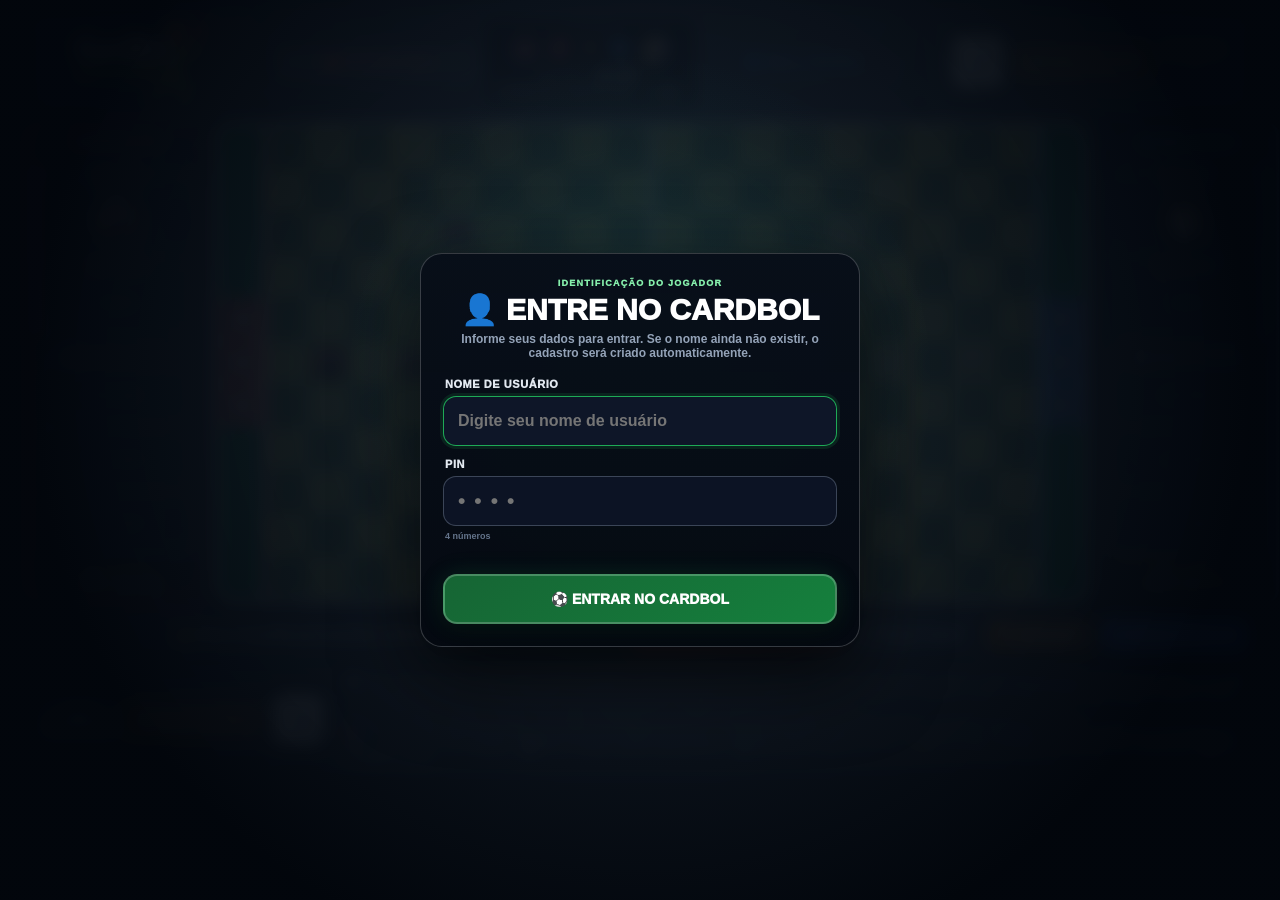
<file: index.html>
<!DOCTYPE html>
<html lang="pt-BR">

<head>

<meta charset="UTF-8">

<meta name="viewport"
      content="width=device-width, initial-scale=1.0">

<title>CardBol - A Pelada Tática</title>

<meta name="description" content="CardBol - A Pelada Tática. Futebol, estratégia, cartas e muita resenha.">
<meta name="theme-color" content="#08111f">
<link rel="icon" href="imagens/geral/favicon-32x32.ico" sizes="any">
<link rel="icon" type="image/png" sizes="32x32" href="imagens/geral/favicon-32x32.png">
<link rel="icon" type="image/png" sizes="48x48" href="imagens/geral/favicon-48x48.png">
<link rel="icon" type="image/png" sizes="64x64" href="imagens/geral/favicon-64x64.png">
<link rel="icon" type="image/png" sizes="128x128" href="imagens/geral/favicon-128x128.png">
<link rel="apple-touch-icon" href="imagens/geral/apple-touch-icon.png">
<link rel="manifest" href="site.webmanifest">

<link rel="stylesheet" href="css/cardbol.css">

</head>


<body>

<div id="openingScreen" class="opening-screen" aria-label="Abertura do CardBol" style="display:none;">
    <video
        id="openingVideo"
        class="opening-video"
        src="videos/abertura-pc-1.mp4"
        muted
        playsinline
        preload="auto"
    ></video>

    <audio
        id="openingAudio"
        src="audios/audio-init-jogo.mp3"
        preload="auto"
        loop
    ></audio>

    <div id="openingDisplayChoices" class="opening-display-choices">
        <div class="opening-display-title">COMO DESEJA JOGAR?</div>

        <div class="opening-display-buttons">
            <button
                id="openingFullscreenChoice"
                class="opening-display-button fullscreen-choice"
                type="button"
                onclick="chooseOpeningDisplayMode('fullscreen')"
            >
                <span class="opening-display-icon">⛶</span>
                <span>TELA CHEIA</span>
                <small>Mais espaço para o campo</small>
            </button>

            <button
                id="openingNormalChoice"
                class="opening-display-button normal-choice"
                type="button"
                onclick="chooseOpeningDisplayMode('normal')"
            >
                <span class="opening-display-icon">▣</span>
                <span>MODO NORMAL</span>
                <small>Manter navegador visível</small>
            </button>
        </div>
    </div>

    <button
        id="openingPlayButton"
        class="opening-play-button"
        type="button"
        onclick="handleOpeningButton()"
    >
        ⚽ BATER UMA PELADA
    </button>
</div>

<div id="playerIdentityOverlay" class="player-identity-overlay" aria-hidden="true">
    <form id="playerIdentityForm" class="player-identity-panel" onsubmit="submitPlayerIdentity(event)" novalidate>
        <div class="player-identity-kicker">IDENTIFICAÇÃO DO JOGADOR</div>
        <h2 class="player-identity-title">👤 ENTRE NO CARDBOL</h2>
        <p class="player-identity-subtitle">Informe seus dados para entrar. Se o nome ainda não existir, o cadastro será criado automaticamente.</p>

        <label class="player-identity-field" for="playerUsernameInput">
            <span>NOME DE USUÁRIO</span>
            <input
                id="playerUsernameInput"
                name="username"
                type="text"
                minlength="3"
                maxlength="20"
                autocomplete="username"
                autocapitalize="none"
                spellcheck="false"
                placeholder="Digite seu nome de usuário"
                required
            >
        </label>

        <label class="player-identity-field" for="playerPinInput">
            <span>PIN</span>
            <input
                id="playerPinInput"
                name="pin"
                type="password"
                inputmode="numeric"
                pattern="[0-9]{4}"
                minlength="4"
                maxlength="4"
                autocomplete="off"
                placeholder="••••"
                aria-describedby="playerPinHelp"
                required
            >
            <small id="playerPinHelp">4 números</small>
        </label>

        <div id="playerIdentityError" class="player-identity-error" role="alert" aria-live="polite"></div>

        <button id="playerIdentitySubmit" class="player-identity-submit" type="submit">
            ⚽ ENTRAR NO CARDBOL
        </button>
    </form>
</div>

<!-- Central de jogos exibida somente após autenticação -->
<div id="cardbolHubOverlay" class="cardbol-hub-overlay" aria-hidden="true">
    <div class="cardbol-hub-tech-grid" aria-hidden="true"></div>
    <div class="cardbol-hub-glow hub-glow-one" aria-hidden="true"></div>
    <div class="cardbol-hub-glow hub-glow-two" aria-hidden="true"></div>

    <main class="cardbol-hub-shell" aria-label="Central de jogos CardBol">
        <header class="cardbol-hub-header">
            <div class="cardbol-hub-brand">
                <img src="imagens/geral/favicon-128x128.png" alt="CardBol" class="cardbol-hub-brand-icon">
                <div>
                    <div class="cardbol-hub-eyebrow">CARDBOL • GAME HUB</div>
                    <h1>ESCOLHA SEU JOGO</h1>
                </div>
            </div>
            <div id="cardbolHubUser" class="cardbol-hub-user">JOGADOR</div>
        </header>

        <section class="cardbol-hub-content">
            <button class="cardbol-game-card" type="button" onclick="launchCardBolFromHub()" aria-label="Abrir CardBol - A Pelada Tática">
                <span class="cardbol-game-card-scan" aria-hidden="true"></span>
                <img src="imagens/geral/favicon-128x128.png" alt="" class="cardbol-game-icon">
                <span class="cardbol-game-copy">
                    <strong>CARDBOL</strong>
                    <small>A PELADA TÁTICA</small>
                </span>
                <span class="cardbol-game-action">JOGAR <b>›</b></span>
            </button>

            <button class="cardbol-game-card penalty-hub-card" type="button" onclick="window.location.href='penaltis/'" aria-label="Abrir Pênaltis CardBol">
                <span class="cardbol-game-card-scan" aria-hidden="true"></span>
                <img src="imagens/mini-game-penalty/bola.png" alt="" class="cardbol-game-icon penalty-hub-ball">
                <span class="cardbol-game-copy">
                    <strong>PÊNALTIS</strong>
                    <small>CARDBOL • MINI GAME</small>
                </span>
                <span class="cardbol-game-action">JOGAR <b>›</b></span>
            </button>
        </section>

        <footer class="cardbol-hub-footer">
            <span class="hub-status-dot"></span> SISTEMA ONLINE
        </footer>
    </main>
</div>

<!-- Mini game experimental: Pênaltis CardBol -->
<div id="penaltyMiniGameOverlay" class="penalty-mini-overlay" aria-hidden="true">
    <div class="penalty-mini-stage">
        <header class="penalty-mini-header">
            <button type="button" class="penalty-back-button" onclick="exitPenaltyMiniGame()">‹ CENTRAL DE JOGOS</button>
            <div class="penalty-mini-title-wrap">
                <div class="penalty-mini-kicker">MINI GAME • PROTÓTIPO</div>
                <h2>PÊNALTIS CARDBOL</h2>
            </div>
            <div id="penaltyTestScore" class="penalty-test-score">GOLS 0 • DEFESAS 0</div>
        </header>

        <main class="penalty-pitch">
            <div id="penaltyGoal" class="penalty-goal" aria-label="Escolha onde chutar">
                <div class="penalty-goal-net" aria-hidden="true"></div>
                <div class="penalty-zones">
                    <button type="button" class="penalty-zone" data-zone="0" onclick="takePenaltyShot(0)" aria-label="Chutar no alto à esquerda"><span>↖</span></button>
                    <button type="button" class="penalty-zone" data-zone="1" onclick="takePenaltyShot(1)" aria-label="Chutar no alto ao centro"><span>↑</span></button>
                    <button type="button" class="penalty-zone" data-zone="2" onclick="takePenaltyShot(2)" aria-label="Chutar no alto à direita"><span>↗</span></button>
                    <button type="button" class="penalty-zone" data-zone="3" onclick="takePenaltyShot(3)" aria-label="Chutar embaixo à esquerda"><span>↙</span></button>
                    <button type="button" class="penalty-zone" data-zone="4" onclick="takePenaltyShot(4)" aria-label="Chutar embaixo ao centro"><span>↓</span></button>
                    <button type="button" class="penalty-zone" data-zone="5" onclick="takePenaltyShot(5)" aria-label="Chutar embaixo à direita"><span>↘</span></button>
                </div>
                <img id="penaltyGoalkeeper" src="imagens/mini-game-penalty/goleiro-teste.png" alt="Goleiro" class="penalty-goalkeeper">
            </div>

            <div class="penalty-spot" aria-hidden="true"></div>
            <img id="penaltyBall" src="imagens/mini-game-penalty/bola.png" alt="Bola" class="penalty-ball">
            <img id="penaltyKicker" src="imagens/mini-game-penalty/batedor-teste.png" alt="Batedor" class="penalty-kicker-player">

            <div id="penaltyInstruction" class="penalty-instruction">
                A CPU já escolheu o canto do goleiro. Toque em uma das 6 zonas do gol.
            </div>

            <div id="penaltyResult" class="penalty-result" aria-live="polite"></div>
            <button id="penaltyAgainButton" type="button" class="penalty-again-button" onclick="resetPenaltyTestRound()" style="display:none;">
                COBRAR NOVAMENTE
            </button>
        </main>
    </div>
</div>

<div id="rulesOverlay" class="rules-overlay" aria-hidden="true">
    <div class="rules-panel">
        <div class="rules-header">
            <div>
                <div class="rules-kicker">PASSO OBRIGATÓRIO</div>
                <h2 class="rules-title">📋 CONHEÇA AS REGRAS</h2>
            </div>
            <button id="rulesSkipButton" class="rules-skip-button" type="button" onclick="skipRulesScreens()">PULAR</button>
        </div>

        <div class="rules-progress">
            <span class="rules-progress-label">Tela <strong id="rulesPageCurrent">1</strong> de <strong id="rulesPageTotal">5</strong></span>
            <div class="rules-dots" aria-hidden="true">
                <span class="rules-dot active"></span>
                <span class="rules-dot"></span>
                <span class="rules-dot"></span>
                <span class="rules-dot"></span>
                <span class="rules-dot"></span>
            </div>
        </div>

        <div class="rules-pages">
            <section class="rules-page active" data-rules-page="0">
                <h3>1. Objetivo, campo e início da partida</h3>
                <ul>
                    <li>O objetivo é marcar gols movimentando suas peças pelo tabuleiro. <strong>O primeiro time a fazer 5 gols vence imediatamente.</strong></li>
                    <li>Também é possível vencer pelo tempo, pelo desempate da prorrogação ou se o adversário ficar reduzido a <strong>GO + 1 jogador</strong>.</li>
                    <li>O campo possui <strong>18 linhas × 11 colunas</strong> e cada gol tem <strong>3 casas centrais válidas</strong>.</li>
                    <li>As equipes atacam lados opostos. Duas peças não podem ocupar a mesma casa e nenhuma peça pode atravessar outra peça ou um BLOQUEIO.</li>
                    <li>Há dois modos: <strong>2 Jogadores</strong> no mesmo dispositivo e <strong>Contra CPU</strong>.</li>
                    <li>Depois da formação inicial, uma <strong>roleta</strong> define quem dará o pontapé inicial.</li>
                </ul>
            </section>

            <section class="rules-page" data-rules-page="1">
                <h3>2. Formação e movimentação das peças</h3>
                <ul>
                    <li>Cada equipe começa com <strong>7 jogadores</strong>: GO, ZG, LE, LD, ME, MD e ATK.</li>
                    <li>Faixas da formação: <strong>GO</strong> nas linhas 1–3; <strong>ZG/LE/LD</strong> nas 4–5; <strong>ME/MD</strong> nas 6–7; <strong>ATK</strong> nas 8–9 a partir do próprio gol.</li>
                    <li>Em cada turno, jogue o dado de 1 a 6. Fora da zona final, o valor é o <strong>máximo</strong>: tirou 5, pode andar de 1 a 5 casas.</li>
                    <li>O movimento acontece em <strong>uma única direção</strong>, sem curvas, dribles ou mudança de direção durante a jogada.</li>
                    <li><strong>LE, LD, ME e MD</strong>: horizontal ou vertical. <strong>ATK</strong>: horizontal, vertical e diagonal em qualquer área.</li>
                    <li><strong>ZG</strong>: diagonal somente enquanto permanecer na própria defesa. <strong>GO</strong>: horizontal, vertical e diagonal, mas restrito às 3 linhas próximas do próprio gol.</li>
                    <li>Nas <strong>3 últimas linhas antes do gol adversário</strong>, qualquer peça deve cumprir obrigatoriamente o valor completo do dado ou da carta.</li>
                </ul>
            </section>

            <section class="rules-page" data-rules-page="2">
                <h3>3. Gol, reinício, banco e expulsões</h3>
                <ul>
                    <li>Para marcar, a peça precisa entrar corretamente em uma das <strong>3 casas válidas do gol</strong>, seguindo uma trajetória permitida.</li>
                    <li>Após o gol, o placar é atualizado, acontece a comemoração e aparece a imagem do jogador que marcou.</li>
                    <li>Depois de um gol não final, os titulares sobreviventes retornam à formação salva. Jogadores expulsos continuam fora.</li>
                    <li>A equipe que sofreu o gol fica responsável pela saída da jogada seguinte.</li>
                    <li>O banco possui reservas de <strong>ATK, ME, MD, LE, LD e ZG</strong>. O máximo é de <strong>10 jogadores ativos</strong> por equipe.</li>
                    <li>Reservas que já entraram em campo passam a reiniciar, após gols, dentro da faixa normal de sua posição.</li>
                    <li>Jogadores expulsos permanecem fora até que alguma regra ou carta permita seu retorno.</li>
                    <li>Se uma equipe ficar apenas com <strong>GO + 1 outro jogador ativo</strong>, perde imediatamente a partida.</li>
                </ul>
            </section>

            <section class="rules-page" data-rules-page="3">
                <h3>4. Cartas Bônus</h3>
                <ul>
                    <li>Cada jogador pode ter até <strong>3 cartas na mão</strong>. Tirando <strong>6</strong> no dado, recebe 1 Carta Bônus se houver slot livre.</li>
                    <li>Se iniciar o turno com 3 cartas, precisa usar uma antes de lançar o dado.</li>
                    <li><strong>Carta 1 — TÁ NA RUA!</strong>: expulsa 1 adversário, exceto o GO.</li>
                    <li><strong>Carta 2 — SANGUE NOVO!</strong>: coloca uma reserva ou jogador expulso de volta em campo, respeitando o limite de 10 ativos. A entrada imediata ocorre nas 3 primeiras linhas defensivas.</li>
                    <li><strong>Carta 3 — ARRANCADA FULMINANTE!</strong>: move uma peça em até 3 casas.</li>
                    <li><strong>Carta 4 — PASSE EM PROFUNDIDADE!</strong>: move uma peça em até 2 casas.</li>
                    <li><strong>Carta 7 — JOGADA ENSAIADA!</strong>: movimenta 3 jogadores diferentes, cada um em até 3 casas.</li>
                    <li><strong>Carta 8 — BLOQUEIO</strong>: cria uma barreira na própria defesa, intransponível para os dois times, que desaparece após o próximo gol. Não pode ocupar as 3 casas imediatamente em frente ao próprio gol.</li>
                    <li><strong>Carta 9 — RECUO TÁTICO</strong>: faz um adversário recuar até 5 casas em linha reta em direção à própria defesa; obstáculos e limites reduzem o recuo.</li>
                    <li><strong>Carta 10 — CATIMBA!</strong>: afeta o próximo turno rival: 1→0, 2/3→1, 4/5→2, 6→3. Se sair 6 sob CATIMBA, <strong>não ganha Carta Bônus</strong>.</li>
                    <li>Movimentos de cartas também respeitam direção, obstáculos e a regra de distância completa nas 3 últimas linhas de ataque.</li>
                </ul>
            </section>

            <section class="rules-page" data-rules-page="4">
                <h3>5. Cronômetro, intervalo, prorrogação e vitória</h3>
                <ul>
                    <li>Cada jogador possui <strong>45 segundos por turno</strong>. Se o tempo acabar, a vez passa automaticamente.</li>
                    <li>A partida regulamentar tem <strong>2 tempos de 10 minutos</strong>, totalizando 20 minutos.</li>
                    <li>O cronômetro da partida pausa durante vídeos de cartas, animações, comemorações de gol e telas de transição.</li>
                    <li>No <strong>intervalo</strong>, cada equipe pode reorganizar as peças que continuam em campo. Expulsos permanecem fora e reservas já utilizadas continuam ativas.</li>
                    <li>Se os 20 minutos terminarem com diferença no placar, vence quem tiver mais gols.</li>
                    <li>Empate leva a uma <strong>prorrogação de 5 minutos</strong>.</li>
                    <li>Ao fim da prorrogação: se houver diferença no placar, vence quem tiver mais gols; se continuar empatado, vence quem tiver <strong>mais jogadores ativos em campo</strong>.</li>
                    <li>Se também houver empate no número de jogadores, começa outra prorrogação de 5 minutos. O processo se repete até existir um vencedor.</li>
                    <li>Lembrete: <strong>5 gols vence imediatamente</strong> em qualquer momento da partida.</li>
                </ul>
            </section>
        </div>

        <div class="rules-actions">
            <button id="rulesPrevButton" class="rules-nav-button secondary" type="button" onclick="previousRulesPage()">◀ VOLTAR</button>
            <button id="rulesNextButton" class="rules-nav-button primary" type="button" onclick="nextRulesPage()">PRÓXIMA TELA ▶</button>
        </div>
    </div>
</div>

<div id="gameModeOverlay" class="game-mode-overlay" aria-hidden="true">
    <div class="game-mode-panel">
        <h2 class="game-mode-title">⚽ COMO VAMOS JOGAR?</h2>
        <p class="game-mode-subtitle">Escolha o modo desta partida.</p>
        <div class="game-mode-buttons">
            <button class="game-mode-button pvp-mode" type="button" onclick="selectGameMode('pvp')">
                👥 2 JOGADORES
                <small>Dois jogadores no mesmo dispositivo</small>
            </button>

            <button class="game-mode-button online-mode" type="button" onclick="selectGameMode('online')">
                🌐 1×1 ONLINE
                <small>Crie uma sala ou entre com um código</small>
            </button>

            <button class="game-mode-button cpu-mode" type="button" onclick="selectGameMode('cpu')">
                🤖 CONTRA CPU
                <small>Escolha seu clube e o time da CPU</small>
            </button>
        </div>

        <button
            class="game-mode-ranking-button"
            type="button"
            onclick="openRankingOverlay('manual')"
        >
            🏆 VER RANKING
        </button>
    </div>
</div>



<div id="onlineLobbyOverlay" class="online-lobby-overlay" aria-hidden="true">
    <div class="online-lobby-panel">
        <div class="online-lobby-header">
            <div>
                <div class="online-lobby-kicker">CARDBOL MULTIPLAYER • BETA</div>
                <h2 class="online-lobby-title">🌐 1×1 ONLINE</h2>
            </div>

            <button
                class="online-lobby-close"
                type="button"
                onclick="closeOnlineLobby(true)"
                aria-label="Fechar lobby online"
            >
                ✕
            </button>
        </div>

        <div id="onlineLobbyHome" class="online-lobby-home">
            <div class="online-player-logged">
                👤 Jogando como <strong id="onlineLoggedUsername">JOGADOR</strong>
            </div>

            <p class="online-lobby-intro">
                Crie uma sala e envie o código para seu adversário, ou entre em uma sala existente.
            </p>

            <div class="online-lobby-main-actions">
                <button
                    id="onlineCreateRoomButton"
                    class="online-main-button create"
                    type="button"
                    onclick="createOnlineRoom()"
                >
                    ➕ CRIAR SALA
                    <small>Gerar um código para convidar</small>
                </button>

                <div class="online-join-box">
                    <label for="onlineRoomCodeInput">CÓDIGO DA SALA</label>
                    <input
                        id="onlineRoomCodeInput"
                        class="online-room-code-input"
                        type="text"
                        maxlength="6"
                        autocomplete="off"
                        autocapitalize="characters"
                        spellcheck="false"
                        placeholder="ABC123"
                        oninput="normalizeOnlineRoomCode(this)"
                    >
                    <button
                        id="onlineJoinRoomButton"
                        class="online-main-button join"
                        type="button"
                        onclick="joinOnlineRoom()"
                    >
                        🔗 ENTRAR NA SALA
                    </button>
                </div>
            </div>

            <div id="onlineLobbyHomeError" class="online-lobby-error"></div>
        </div>

        <div id="onlineRoomView" class="online-room-view">
            <div class="online-room-top">
                <div>
                    <div class="online-room-label">CÓDIGO DA SALA</div>
                    <div id="onlineRoomCodeDisplay" class="online-room-code">------</div>
                </div>

                <button
                    class="online-copy-code"
                    type="button"
                    onclick="copyOnlineRoomCode()"
                >
                    📋 COPIAR CÓDIGO
                </button>
            </div>

            <div id="onlineRoomStatus" class="online-room-status">
                ⏳ Aguardando adversário...
            </div>

            <div class="online-players-grid">
                <div id="onlineHostCard" class="online-player-card red">
                    <div class="online-player-side">🔴 LADO VERMELHO</div>
                    <div id="onlineHostName" class="online-player-name">—</div>
                    <div id="onlineHostClub" class="online-player-club">Clube não escolhido</div>
                </div>

                <div class="online-versus">×</div>

                <div id="onlineGuestCard" class="online-player-card blue">
                    <div class="online-player-side">🔵 LADO AZUL</div>
                    <div id="onlineGuestName" class="online-player-name">AGUARDANDO...</div>
                    <div id="onlineGuestClub" class="online-player-club">Clube não escolhido</div>
                </div>
            </div>

            <div id="onlineClubSection" class="online-club-section">
                <div id="onlineClubTitle" class="online-club-title">ESCOLHA SEU CLUBE</div>
                <div id="onlineClubGrid" class="online-club-grid"></div>
            </div>

            <div id="onlineReadyBox" class="online-ready-box">
                <strong>✅ LOBBY PRONTO!</strong>
                <span>Os dois jogadores estão conectados e os clubes foram definidos.</span>
                <small id="onlineReadyHint">O criador da sala pode iniciar a formação.</small>
                <button
                    id="onlineStartFormationButton"
                    class="online-start-formation-button"
                    type="button"
                    onclick="startOnlineFormation()"
                >
                    ⚽ INICIAR FORMAÇÃO
                </button>
            </div>

            <div id="onlineRoomError" class="online-lobby-error"></div>

            <div class="online-room-footer">
                <span id="onlinePollingStatus">● Atualizando sala...</span>
                <button
                    class="online-leave-room"
                    type="button"
                    onclick="leaveOnlineRoom()"
                >
                    SAIR DA SALA
                </button>
            </div>
        </div>
    </div>
</div>

<div id="teamSelectOverlay" class="team-select-overlay" aria-hidden="true">
    <div class="team-select-panel team-select-panel-stadium">
        <h2 class="team-select-title">SELECIONAR TIME</h2>
        <p id="teamSelectSubtitle" class="team-select-subtitle">
            Escolha os dois clubes da partida, um lado de cada vez.
        </p>

        <div class="team-select-layout">
            <div id="teamSelectGridLeft" class="team-select-grid team-select-grid-side team-select-grid-left"></div>
            <div class="team-select-center" aria-hidden="true"></div>
            <div id="teamSelectGridRight" class="team-select-grid team-select-grid-side team-select-grid-right"></div>
            <div id="teamSelectMobileNav" class="team-select-mobile-nav" aria-hidden="true">
                <button type="button" id="teamSelectNavUp" class="team-select-nav-button" onclick="scrollTeamMenu(-1)" aria-label="Mostrar opções anteriores">▲</button>
                <button type="button" id="teamSelectNavDown" class="team-select-nav-button" onclick="scrollTeamMenu(1)" aria-label="Mostrar próximas opções">▼</button>
            </div>
        </div>

        <div class="team-select-footer">
            Disponíveis agora: Barcelona, Real Madrid, Arsenal, Chelsea, Bayern de Munique, Borussia Dortmund, Vasco, Flamengo e Corinthians. Os demais espaços ficam reservados para futuras equipes.
        </div>
    </div>
</div>

<div id="kickoffOverlay" class="kickoff-overlay" aria-hidden="true">
    <div class="kickoff-panel">
        <h2 class="kickoff-title">⚽ SORTEIO DO PONTAPÉ INICIAL</h2>
        <div class="kickoff-subtitle">Formações confirmadas. Vamos descobrir quem começa!</div>

        <div class="kickoff-wheel-wrap">
            <div class="kickoff-pointer" aria-hidden="true"></div>

            <div id="kickoffWheel" class="kickoff-wheel" aria-label="Roleta do pontapé inicial com os escudos dos clubes escolhidos"></div>
        </div>

        <div id="kickoffResult" class="kickoff-result">Quem dará o primeiro toque?</div>

        <button
            id="kickoffButton"
            class="kickoff-button"
            type="button"
            onclick="spinKickoffRoulette()"
        >
            🎯 Definir Pontapé Inicial
        </button>
    </div>
</div>

<!--
  PADRÃO DE ARQUIVOS VISUAIS DO CARDBOL
  imagens/geral/logo-cardbol.png   -> logo principal do jogo
  Imagens gerais ficam em "imagens/geral/" e cada clube possui sua própria pasta em "imagens/clubes/".
-->


<div id="reactionControl" class="reaction-control" aria-hidden="true">
    <button
        id="reactionToggleButton"
        class="reaction-toggle-button"
        type="button"
        onclick="toggleReactionMenu()"
        aria-label="Enviar reação"
        aria-expanded="false"
    >💬</button>

    <div id="reactionMenu" class="reaction-menu" aria-hidden="true">
        <button type="button" onclick="sendPlayerReaction('😂')" aria-label="Rir">😂</button>
        <button type="button" onclick="sendPlayerReaction('🤣')" aria-label="Gargalhar">🤣</button>
        <button type="button" onclick="sendPlayerReaction('😜')" aria-label="Zoar">😜</button>
        <button type="button" onclick="sendPlayerReaction('😡')" aria-label="Raiva">😡</button>
        <button type="button" onclick="sendPlayerReaction('🤬')" aria-label="Fúria">🤬</button>
        <button type="button" onclick="sendPlayerReaction('😤')" aria-label="Irritado">😤</button>
    </div>
</div>

<div id="gameRoot" class="game-container">

    <div class="game-header">

        <div class="brand-panel">
            <img class="brand-logo" alt="CardBol - A Pelada Tática" src="imagens/geral/logo-cardbol.png">
        </div>

        <div class="top-panel">
            <div id="redPlayer" class="player red">🔴 BARCELONA</div>

            <div class="electronic-scoreboard" aria-label="Placar da partida">
                <div class="score-label">PLACAR</div>
                <div class="score-display">
                    <span class="score-team score-team-barcelona" title="Barcelona">
                        <img id="redScoreLogo" class="score-club-logo" src="imagens/clubes/barcelona/logo.png" alt="Escudo do Barcelona">
                        <span id="redPlayerReactionEmoji" class="player-score-reaction" aria-hidden="true"></span>
                        <span id="redScore" class="score-number red-score">0</span>
                    </span>
                    <span class="score-separator">×</span>
                    <span class="score-team score-team-madrid" title="Real Madrid">
                        <span id="blueScore" class="score-number blue-score">0</span>
                        <span id="bluePlayerReactionEmoji" class="player-score-reaction" aria-hidden="true"></span>
                        <span id="cpuScoreMoodEmoji" class="cpu-score-mood" aria-hidden="true"></span>
                        <span id="cpuCeraStatus" class="cpu-cera-status" aria-hidden="true"></span>
                        <img id="blueScoreLogo" class="score-club-logo" src="imagens/clubes/real-madrid/logo.png" alt="Escudo do Real Madrid">
                    </span>
                </div>
                <div class="match-clock-row">
                    <span id="matchPhaseLabel" class="match-phase-label">PRÉ-JOGO</span>
                    <span id="matchClock" class="match-clock">10:00</span>
                </div>
                <div id="turnText" class="turn">VEZ DO REAL MADRID <span id="turnClock" class="turn-clock">⏱ 45s</span></div>
            </div>

            <div id="bluePlayer" class="player blue active">🔵 REAL MADRID</div>
        </div>

        <div class="dice-area">
            <div id="diceTop" class="dice empty" aria-label="dado"><span class="pip"></span><span class="pip"></span><span class="pip"></span><span class="pip"></span><span class="pip"></span><span class="pip"></span><span class="pip"></span><span class="pip"></span><span class="pip"></span></div>
            <button id="rollTop" class="dice-button" onclick="rollDice()">🎲 JOGAR DADO</button>
            <div class="dice-info">
                MOVIMENTO
                <div id="diceValueTop" class="dice-value">-</div>
            </div>
        </div>

    </div>

    <!-- =====================================================
         ÁREA PRINCIPAL HORIZONTAL
         BANCO/CARTAS BARCELONA | GOL | CAMPO | GOL | BANCO/CARTAS REAL MADRID
    ====================================================== -->
    <div class="match-stage">

        <!-- LATERAL DO BARCELONA: ATRÁS DO PRÓPRIO GOL -->
        <aside class="team-side red-side">
            <div id="redSideTitle" class="side-team-title">🔴 BARCELONA</div>

            <div class="squad-box red-squad side-squad">
                <div class="squad-title">🎽 BANCO</div>
                <div class="squad-rows">
                    <div class="squad-section">
                        <div class="squad-label">RESERVAS</div>
                        <div id="redReserves" class="player-chips"></div>
                    </div>
                    <div class="squad-section">
                        <div class="squad-label">🟥 EXPULSOS</div>
                        <div id="redExpelled" class="player-chips"></div>
                    </div>
                </div>
            </div>

            <div id="redHand" class="card-hand red-hand side-hand">
                <div class="card-hand-title">🃏 CARTAS • 3 SLOTS</div>
                <div id="redCardSlots" class="card-slots"></div>
            </div>

            <div class="side-card-rule">
                🎲 <strong>6 = +1 CARTA</strong><br>
                8 CARTAS • PROB. OFICIAL
            </div>
        </aside>

        <!-- CAMPO -->
        <div class="pitch-shell">

            <div class="goal-line red-goal-line" id="redGoal">
                <div class="goal-cell" data-col="4">⚽</div>
                <div class="goal-cell" data-col="5">⚽</div>
                <div class="goal-cell" data-col="6">⚽</div>
            </div>

            <div id="board" class="board"></div>

            <div class="goal-line blue-goal-line" id="blueGoal">
                <div class="goal-cell" data-col="4">⚽</div>
                <div class="goal-cell" data-col="5">⚽</div>
                <div class="goal-cell" data-col="6">⚽</div>
            </div>

        </div>

        <!-- LATERAL DO REAL MADRID: ATRÁS DO PRÓPRIO GOL -->
        <aside class="team-side blue-side">
            <div id="blueSideTitle" class="side-team-title">🔵 REAL MADRID</div>

            <div class="squad-box blue-squad side-squad">
                <div class="squad-title">🎽 BANCO</div>
                <div class="squad-rows">
                    <div class="squad-section">
                        <div class="squad-label">RESERVAS</div>
                        <div id="blueReserves" class="player-chips"></div>
                    </div>
                    <div class="squad-section">
                        <div class="squad-label">🟥 EXPULSOS</div>
                        <div id="blueExpelled" class="player-chips"></div>
                    </div>
                </div>
            </div>

            <div id="blueHand" class="card-hand blue-hand side-hand">
                <div class="card-hand-title">🃏 CARTAS • 3 SLOTS</div>
                <div id="blueCardSlots" class="card-slots"></div>
            </div>

            <div class="side-card-rule">
                🎲 <strong>6 = +1 CARTA</strong><br>
                8 CARTAS • PROB. OFICIAL
            </div>
        </aside>

    </div>

    <div class="info-panel">
        <div id="message" class="message">⚙️ Defina a formação inicial.</div>
        <button id="formationConfirmButton" class="formation-confirm-button red-formation" type="button" onclick="confirmFormation()">✓ CONFIRMAR BARCELONA</button>
        <button id="fullscreenButton" class="fullscreen-button" type="button" onclick="toggleFullscreen()" aria-pressed="false">⛶ TELA CHEIA</button>
        <button id="rankingGameButton" class="ranking-game-button" type="button" onclick="openRankingOverlay('manual')">🏆 RANKING</button>
        <button class="new-game" onclick="newGame()">↻ REINICIAR 0 × 0</button>
    </div>

    <div class="bottom-panel">
        <div class="dice-area">
            <div class="dice-info">DADO<br>ALTERNATIVO</div>
            <button id="rollBottom" class="dice-button" onclick="rollDice()">🎲 JOGAR DADO</button>
            <div id="diceBottom" class="dice empty" aria-label="dado alternativo"><span class="pip"></span><span class="pip"></span><span class="pip"></span><span class="pip"></span><span class="pip"></span><span class="pip"></span><span class="pip"></span><span class="pip"></span><span class="pip"></span></div>
        </div>

        <div class="rules">
            🎲 Jogue o dado antes de escolher a peça. O número sorteado é o limite máximo: você pode mover de 1 casa até o valor do dado, sempre em UMA ÚNICA DIREÇÃO, sem curvas ou dribles. LE, LD, ME e MD usam apenas FRENTE, TRÁS, ESQUERDA e DIREITA; ATK pode usar diagonais em qualquer área; GO e ZG podem usar diagonais somente na própria defesa. ⚔️ Se qualquer jogador já estiver nas 3 últimas linhas do campo de ataque, deve cumprir obrigatoriamente a distância completa do dado ou da carta.<br>
            🧤 GO: pode ocupar somente as 3 linhas mais próximas do próprio gol e se mover livremente para os lados. • Os demais jogadores começam/recomeçam na 3ª linha.<br>
            🔴🔵 Cada entrada no gol adversário vale 1 gol. Vence quem chegar primeiro a 5. • ⏱ Partida: 2 tempos de 10min; no intervalo os times podem reorganizar a formação; empate leva a prorrogações de 5min. • ⌛ Cada turno: 45s completos. • 🃏 Tirou 6: recebe 1 carta se houver slot livre. • 🎽 Máximo de 10 jogadores por time. • 🚧 BLOCK impede passagem dos dois times até o próximo gol. • 🚨 GO + 1 restante = derrota.
        </div>
    </div>

</div>

<div id="cardVideoOverlay" class="card-video-overlay" aria-hidden="true">
    <div class="card-video-frame">
        <video
            id="cardVideoPlayer"
            class="card-video-player"
            preload="auto"
            playsinline
            muted
        ></video>
    </div>
</div>

<div id="card2VideoOverlay" class="card-video-overlay" aria-hidden="true">
    <div class="card-video-frame card2-video-frame">
        <video
            id="card2VideoPlayer"
            class="card-video-player"
            preload="auto"
            playsinline
            muted
        ></video>
    </div>
</div>

<div id="card3VideoOverlay" class="card-video-overlay" aria-hidden="true">
    <div class="card-video-frame card3-video-frame">
        <video
            id="card3VideoPlayer"
            class="card-video-player"
            preload="auto"
            playsinline
            muted
        ></video>
    </div>
</div>

<div id="card4VideoOverlay" class="card-video-overlay" aria-hidden="true">
    <div class="card-video-frame card4-video-frame">
        <video
            id="card4VideoPlayer"
            class="card-video-player"
            preload="auto"
            playsinline
            muted
        ></video>
    </div>
</div>

<div id="card7VideoOverlay" class="card-video-overlay" aria-hidden="true">
    <div class="card-video-frame card7-video-frame">
        <video
            id="card7VideoPlayer"
            class="card-video-player"
            preload="auto"
            playsinline
            muted
        ></video>
    </div>
</div>

<div id="card8VideoOverlay" class="card-video-overlay" aria-hidden="true">
    <div class="card-video-frame card8-video-frame">
        <video
            id="card8VideoPlayer"
            class="card-video-player"
            preload="auto"
            playsinline
            muted
        ></video>
    </div>
</div>

<div id="card9VideoOverlay" class="card-video-overlay" aria-hidden="true">
    <div class="card-video-frame card9-video-frame">
        <video
            id="card9VideoPlayer"
            class="card-video-player"
            preload="auto"
            playsinline
            muted
        ></video>
    </div>
</div>

<div id="card10VideoOverlay" class="card-video-overlay" aria-hidden="true">
    <div class="card-video-frame card10-video-frame">
        <video
            id="card10VideoPlayer"
            class="card-video-player"
            preload="auto"
            playsinline
            muted
        ></video>
    </div>
</div>


<div id="periodOverlay" class="period-overlay" aria-hidden="true">
    <div class="period-panel">
        <h2 id="periodTitle" class="period-title">⏱ FIM DO 1º TEMPO</h2>
        <div id="periodScore" class="period-score">0 × 0</div>
        <div id="periodDetail" class="period-detail"></div>
        <button id="periodButton" class="period-button" type="button" onclick="continueMatchPeriod()">
            ▶ INICIAR 2º TEMPO
        </button>
    </div>
</div>

<!-- =========================================================
     VITÓRIA
========================================================== -->

<div
    id="victoryOverlay"
    class="overlay"
>


    <div class="victory">


        <img
            id="championImage"
            class="champion-image"
            alt="Imagem do time campeão"
        >

        <div id="goalIdentity" class="goal-identity" aria-hidden="true">
            <div class="goal-club-badge">
                <img id="goalClubLogo" class="goal-club-logo" alt="">
            </div>
            <div class="goal-scorer-card">
                <img id="goalScorerImage" class="goal-scorer-image" alt="">
            </div>
        </div>


        <h1
            id="victoryTitle"
        >

            ⚽ GOOOOOL!

        </h1>


        <p
            id="victoryText"
        >

            Um jogador marcou!

        </p>

        <div
            id="rankingSaveStatus"
            class="ranking-save-status"
            aria-live="polite"
        ></div>

        <button
            id="victoryRankingButton"
            class="victory-ranking-button"
            type="button"
            onclick="openRankingOverlay('manual')"
        >
            🏆 VER RANKING
        </button>


        <button
            id="victoryButton"
            onclick="handleOverlayButton()"
        >

            CONTINUAR PARTIDA

        </button>

        <button
            id="victoryHubButton"
            class="victory-hub-button"
            type="button"
            onclick="returnToCardBolHub()"
        >
            🏠 CENTRAL DE JOGOS
        </button>


    </div>


</div>


<div
    id="rankingOverlay"
    class="ranking-overlay"
    aria-hidden="true"
    onclick="handleRankingBackdrop(event)"
>
    <div class="ranking-panel" role="dialog" aria-modal="true" aria-labelledby="rankingTitle">
        <div class="ranking-header">
            <div>
                <div class="ranking-kicker">CARDBOL • SUA CLASSIFICAÇÃO</div>
                <h2 id="rankingTitle" class="ranking-title">🏆 RANKING</h2>
            </div>

            <button
                class="ranking-close-button"
                type="button"
                onclick="closeRankingOverlay()"
                aria-label="Fechar ranking"
            >
                ✕
            </button>
        </div>

        <div class="ranking-summary">
            Vitória <strong>+3 pts</strong> • Derrota <strong>−1 pt</strong>
        </div>
        <div id="rankingLevelInfo" class="ranking-level-info">
            Identificando sua classificação...
        </div>

        <div id="rankingLoading" class="ranking-loading">
            ⏳ Carregando classificação...
        </div>

        <div id="rankingError" class="ranking-error"></div>

        <div id="rankingEmpty" class="ranking-empty">
            Ainda não há partidas oficiais registradas.
        </div>

        <div id="rankingTableWrap" class="ranking-table-wrap">
            <table class="ranking-table">
                <thead>
                    <tr>
                        <th># POSIÇÃO</th>
                        <th>JOGADOR</th>
                        <th>PONTOS</th>
                        <th>VITÓRIAS</th>
                        <th>GOLS MARCADOS</th>
                    </tr>
                </thead>
                <tbody id="rankingTableBody"></tbody>
            </table>
        </div>

        <div class="ranking-footer">
            <span id="rankingUpdatedAt">Ranking online</span>
            <button
                class="ranking-refresh-button"
                type="button"
                onclick="loadRankingData()"
            >
                ↻ ATUALIZAR
            </button>
        </div>
    </div>
</div>


<div id="onlinePhaseTimerBadge" class="online-phase-timer-badge" aria-live="polite"></div>

<div id="onlineReconnectOverlay" class="online-reconnect-overlay" aria-hidden="true">
    <div class="online-reconnect-panel">
        <div id="onlineReconnectIcon" class="online-reconnect-icon">📡</div>
        <h2 id="onlineReconnectTitle">CONEXÃO INTERROMPIDA</h2>
        <p id="onlineReconnectText">Aguardando reconexão...</p>
        <div id="onlineReconnectCountdown" class="online-reconnect-countdown">30s</div>
        <div id="onlineReconnectInterruptions" class="online-reconnect-interruptions">Interrupções: 0/5</div>
    </div>
</div>

<script src="js/cardbol.js"></script>

</body>

</html>
</file>
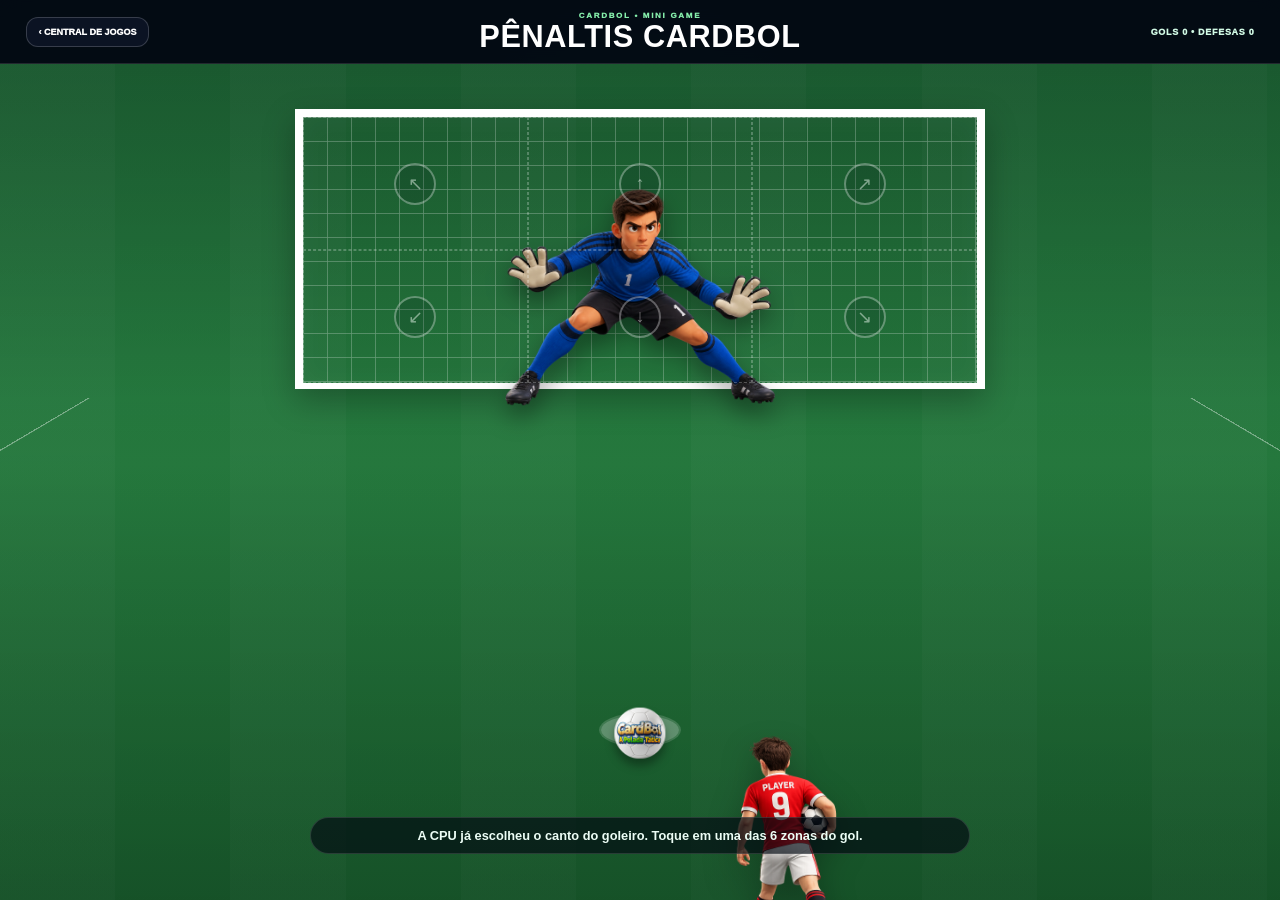
<file: penaltis/index.html>
<!DOCTYPE html>
<html lang="pt-BR">
<head>
    <meta charset="UTF-8">
    <meta name="viewport" content="width=device-width, initial-scale=1.0">
    <title>Pênaltis CardBol</title>
    <meta name="description" content="Pênaltis CardBol - Mini game de cobranças de pênalti.">
    <meta name="theme-color" content="#08111f">
    <link rel="icon" href="../imagens/geral/favicon-32x32.ico" sizes="any">
    <link rel="stylesheet" href="penalty.css">
</head>
<body>
    <main class="penalty-app" id="penaltyMiniGameOverlay">
        <header class="penalty-mini-header">
            <button type="button" class="penalty-back-button" id="penaltyBackButton">‹ CENTRAL DE JOGOS</button>
            <div class="penalty-mini-title-wrap">
                <div class="penalty-mini-kicker">CARDBOL • MINI GAME</div>
                <h1>PÊNALTIS CARDBOL</h1>
            </div>
            <div id="penaltyTestScore" class="penalty-test-score">GOLS 0 • DEFESAS 0</div>
        </header>

        <section class="penalty-pitch" aria-label="Campo de cobrança de pênalti">
            <div id="penaltyGoal" class="penalty-goal" aria-label="Escolha onde chutar">
                <div class="penalty-goal-net" aria-hidden="true"></div>
                <div class="penalty-zones">
                    <button type="button" class="penalty-zone" data-zone="0" aria-label="Chutar no alto à esquerda"><span>↖</span></button>
                    <button type="button" class="penalty-zone" data-zone="1" aria-label="Chutar no alto ao centro"><span>↑</span></button>
                    <button type="button" class="penalty-zone" data-zone="2" aria-label="Chutar no alto à direita"><span>↗</span></button>
                    <button type="button" class="penalty-zone" data-zone="3" aria-label="Chutar embaixo à esquerda"><span>↙</span></button>
                    <button type="button" class="penalty-zone" data-zone="4" aria-label="Chutar embaixo ao centro"><span>↓</span></button>
                    <button type="button" class="penalty-zone" data-zone="5" aria-label="Chutar embaixo à direita"><span>↘</span></button>
                </div>
                <img id="penaltyGoalkeeper" src="../imagens/mini-game-penalty/goleiro-teste.png" alt="Goleiro" class="penalty-goalkeeper">
            </div>

            <div class="penalty-spot" aria-hidden="true"></div>
            <img id="penaltyBall" src="../imagens/mini-game-penalty/bola.png" alt="Bola" class="penalty-ball">
            <img id="penaltyKicker" src="../imagens/mini-game-penalty/batedor-teste.png" alt="Batedor" class="penalty-kicker-player">

            <div id="penaltyInstruction" class="penalty-instruction">
                A CPU já escolheu o canto do goleiro. Toque em uma das 6 zonas do gol.
            </div>

            <div id="penaltyResult" class="penalty-result" aria-live="polite"></div>
            <button id="penaltyAgainButton" type="button" class="penalty-again-button" hidden>
                COBRAR NOVAMENTE
            </button>
        </section>
    </main>

    <script src="penalty.js"></script>
</body>
</html>
</file>
<file: css/cardbol.css>
* {
    box-sizing: border-box;
}

:root {
    --panel: rgba(255,255,255,.07);
    --panel-border: rgba(255,255,255,.11);
    --muted: #9ca3af;
    --blue: #60a5fa;
    --red: #f87171;
    --green-light: #72ff9a;
}

html, body {
    width: 100%;
    min-height: 100%;
}

body {
    margin: 0;
    min-height: 100vh;
    background:
        radial-gradient(circle at 50% -10%, #263448 0%, #111823 38%, #070a0f 78%);
    font-family: Arial, Helvetica, sans-serif;
    color: white;
    display: flex;
    justify-content: center;
    align-items: flex-start;
    overflow-x: hidden;
}

.game-container {
    width: min(98vw, 1600px);
    min-height: 100vh;
    padding: 10px 12px 12px;
    text-align: center;
    display: flex;
    flex-direction: column;
    gap: 8px;
}

/* =========================================================
   CABEÇALHO HORIZONTAL
========================================================= */
.game-header {
    width: min(96vw, 1500px);
    margin: 0 auto;
    display: grid;
    grid-template-columns: 230px minmax(420px, 1fr) 330px;
    gap: 10px;
    align-items: stretch;
}

.brand-panel,
.top-panel,
.dice-area,
.info-panel,
.bottom-panel {
    background: var(--panel);
    border: 1px solid var(--panel-border);
    border-radius: 12px;
    backdrop-filter: blur(5px);
}

.brand-panel {
    display: flex;
    justify-content: center;
    align-items: center;
    padding: 6px 10px;
    text-align: center;
    overflow: hidden;
}

.brand-logo {
    width: 100%;
    max-width: 200px;
    max-height: 90px;
    object-fit: contain;
    display: block;
    filter: drop-shadow(0 4px 10px rgba(0,0,0,.35));
}

.top-panel {
    display: flex;
    justify-content: space-between;
    align-items: center;
    gap: 6px;
    padding: 6px 8px;
}

.player {
    flex: 1;
    padding: 9px 7px;
    border-radius: 8px;
    font-weight: 900;
    font-size: 14px;
    white-space: nowrap;
}

.player.blue { color: var(--blue); }
.player.red { color: var(--red); }
.player.active { background: rgba(255,255,255,.13); }

.turn {
    font-weight: 900;
    font-size: 10px;
    white-space: nowrap;
    color: #e5e7eb;
    letter-spacing: .7px;
    margin-top: 2px;
}

/* =========================================================
   PLACAR ELETRÔNICO
========================================================= */
.top-panel {
    display: grid;
    grid-template-columns: minmax(110px, 1fr) auto minmax(110px, 1fr);
}

.electronic-scoreboard {
    min-width: 152px;
    padding: 4px 10px 5px;
    border-radius: 9px;
    background: linear-gradient(180deg, #090e14, #030609);
    border: 1px solid rgba(255,255,255,.16);
    box-shadow:
        inset 0 0 16px rgba(0,0,0,.85),
        0 2px 8px rgba(0,0,0,.35);
}

.score-label {
    color: #94a3b8;
    font-size: 8px;
    font-weight: 900;
    letter-spacing: 1.4px;
    line-height: 1;
    margin-bottom: 2px;
}

.score-display {
    display: flex;
    justify-content: center;
    align-items: center;
    gap: 7px;
    line-height: 1;
}

.score-number {
    min-width: 34px;
    padding: 1px 5px;
    border-radius: 5px;
    background: #050a10;
    border: 1px solid rgba(255,255,255,.10);
    font-family: "Courier New", Consolas, monospace;
    font-size: 27px;
    font-weight: 900;
    letter-spacing: 1px;
    box-shadow: inset 0 0 8px rgba(0,0,0,.9);
}

.score-number.red-score {
    color: #ff606b;
    text-shadow: 0 0 9px rgba(255,70,80,.85);
}

.score-number.blue-score {
    color: #62aaff;
    text-shadow: 0 0 9px rgba(70,150,255,.85);
}

.score-separator {
    color: #fbbf24;
    font-family: "Courier New", Consolas, monospace;
    font-size: 20px;
    font-weight: 900;
    text-shadow: 0 0 7px rgba(251,191,36,.6);
}

.score-number.flash {
    animation: scoreFlash .55s ease-in-out 2;
}

@keyframes scoreFlash {
    0%, 100% { transform: scale(1); filter: brightness(1); }
    50% { transform: scale(1.22); filter: brightness(1.8); }
}

/* =========================================================
   DADO
========================================================= */
.dice-area {
    display: flex;
    justify-content: center;
    align-items: center;
    gap: 10px;
    padding: 5px 8px;
    margin: 0;
}

.dice {
    width: 52px;
    height: 52px;
    flex: 0 0 52px;
    position: relative;
    display: grid;
    grid-template-columns: repeat(3, 1fr);
    grid-template-rows: repeat(3, 1fr);
    place-items: center;
    padding: 6px;
    background: linear-gradient(145deg, #ffffff 0%, #f2f4f7 42%, #d8dde3 100%);
    border-radius: 12px;
    border: 3px solid rgba(255,255,255,.98);
    box-shadow:
        0 6px 18px rgba(0,0,0,.42),
        inset 0 2px 0 rgba(255,255,255,.85),
        inset 0 -4px 8px rgba(0,0,0,.08);
    transform-style: preserve-3d;
    will-change: transform, box-shadow;
    overflow: hidden;
}

.dice::before {
    content: "";
    position: absolute;
    inset: 0;
    border-radius: inherit;
    background: radial-gradient(circle at 28% 24%, rgba(255,255,255,.85), rgba(255,255,255,0) 46%);
    pointer-events: none;
}

.dice.empty::after {
    content: "?";
    position: absolute;
    inset: 0;
    display: flex;
    align-items: center;
    justify-content: center;
    font-size: 28px;
    font-weight: 900;
    color: rgba(17,24,39,.34);
    text-shadow: 0 1px 0 rgba(255,255,255,.7);
}

.dice .pip {
    width: 9px;
    height: 9px;
    border-radius: 50%;
    background: radial-gradient(circle at 32% 28%, #2b3445, #0f172a 72%);
    box-shadow: inset 0 1px 1px rgba(255,255,255,.22), 0 1px 2px rgba(0,0,0,.28);
    opacity: 0;
    transform: scale(.35);
    transition: opacity .12s ease, transform .12s ease;
    position: relative;
    z-index: 1;
}

.dice .pip.active {
    opacity: 1;
    transform: scale(1);
}

.dice.rolling {
    animation: diceRoll3d .74s cubic-bezier(.24,.85,.34,1);
    box-shadow:
        0 9px 24px rgba(0,0,0,.52),
        inset 0 2px 0 rgba(255,255,255,.85),
        inset 0 -4px 8px rgba(0,0,0,.08);
}

.dice.impact {
    animation: diceImpact .28s cubic-bezier(.2,1,.22,1);
}

@keyframes diceRoll3d {
    0%   { transform: perspective(420px) rotateX(0deg) rotateY(0deg) rotateZ(0deg) translateY(0) scale(1); }
    18%  { transform: perspective(420px) rotateX(120deg) rotateY(95deg) rotateZ(-18deg) translateY(-6px) scale(1.08); }
    36%  { transform: perspective(420px) rotateX(210deg) rotateY(-140deg) rotateZ(16deg) translateY(-2px) scale(1.12); }
    58%  { transform: perspective(420px) rotateX(305deg) rotateY(185deg) rotateZ(-12deg) translateY(-4px) scale(1.08); }
    82%  { transform: perspective(420px) rotateX(350deg) rotateY(28deg) rotateZ(5deg) translateY(1px) scale(.98); }
    100% { transform: perspective(420px) rotateX(360deg) rotateY(360deg) rotateZ(0deg) translateY(0) scale(1); }
}

@keyframes diceImpact {
    0%   { transform: scale(1); box-shadow: 0 6px 18px rgba(0,0,0,.42), inset 0 2px 0 rgba(255,255,255,.85), inset 0 -4px 8px rgba(0,0,0,.08); }
    45%  { transform: scale(1.14); box-shadow: 0 0 0 5px rgba(245,158,11,.25), 0 12px 24px rgba(0,0,0,.46), inset 0 2px 0 rgba(255,255,255,.92), inset 0 -4px 8px rgba(0,0,0,.08); }
    100% { transform: scale(1); box-shadow: 0 6px 18px rgba(0,0,0,.42), inset 0 2px 0 rgba(255,255,255,.85), inset 0 -4px 8px rgba(0,0,0,.08); }
}

.dice-button {
    background: linear-gradient(145deg, #f59e0b, #d97706);
    color: white;
    border: none;
    border-radius: 10px;
    padding: 11px 15px;
    font-size: 13px;
    font-weight: 900;
    cursor: pointer;
    box-shadow: 0 4px 10px rgba(0,0,0,.35);
    white-space: nowrap;
}

.dice-button:hover { transform: translateY(-2px); }
.dice-button:disabled { opacity: .4; cursor: not-allowed; transform: none; }

.dice-info {
    min-width: 65px;
    color: #d1d5db;
    font-size: 10px;
    font-weight: 700;
    line-height: 1.25;
}

.dice-value {
    color: #fbbf24;
    font-size: 20px;
    font-weight: 900;
    line-height: 1.1;
}

/* =========================================================
   CAMPO HORIZONTAL COMPLETO
   18 colunas visuais x 11 linhas visuais
========================================================= */
.pitch-shell {
    width: min(96vw, 1500px, calc((100vh - 205px) * 20 / 11));
    aspect-ratio: 20 / 11;
    margin: 0 auto;
    display: grid;
    grid-template-columns: 1fr 18fr 1fr;
    overflow: hidden;
    background: linear-gradient(135deg, #075e32, #0a7a40);
    border-radius: 16px;
    border: 4px solid #e5e7eb;
    box-shadow: 0 18px 42px rgba(0,0,0,.5);
}

.board {
    display: grid;
    grid-template-columns: repeat(18, 1fr);
    grid-template-rows: repeat(11, 1fr);
    width: 100%;
    height: 100%;
    min-width: 0;
    min-height: 0;
    position: relative;
    isolation: isolate;
    border-left: 2px solid white;
    border-right: 2px solid white;
    background:
        linear-gradient(90deg, transparent 49.8%, rgba(255,255,255,.85) 49.8%, rgba(255,255,255,.85) 50.2%, transparent 50.2%),
        linear-gradient(rgba(255,255,255,.05), rgba(255,255,255,.05));
}

/* Marca d’água central do gramado, acima das casas e abaixo das peças.
   Arquivo esperado: imagens/geral/bola-cardbol-centro-jogo-opacity.png */
.board::before {
    content: "";
    position: absolute;
    width: 20px;
    height: 20px;
    left: 50%;
    top: 50%;
    transform: translate(-50%, -50%);
    background: url("../imagens/geral/bola-cardbol-centro-jogo-opacity.png") center / contain no-repeat;
    opacity: .95; /* 95% de opacidade */
    pointer-events: none;
    z-index: 3;
}

/* Linhas de referência do campo: divisão central e limite dos GO. */
.board::after {
    content: "";
    position: absolute;
    inset: 0;
    pointer-events: none;
    z-index: 2;
    background:
        linear-gradient(90deg,
            transparent calc(50% - 2px),
            rgba(255,255,255,.95) calc(50% - 2px),
            rgba(255,255,255,.95) calc(50% + 2px),
            transparent calc(50% + 2px)
        ),
        linear-gradient(90deg,
            transparent calc(16.6667% - 2px),
            rgba(250, 204, 21, .95) calc(16.6667% - 2px),
            rgba(250, 204, 21, .95) calc(16.6667% + 2px),
            transparent calc(16.6667% + 2px)
        ),
        linear-gradient(90deg,
            transparent calc(83.3333% - 2px),
            rgba(250, 204, 21, .95) calc(83.3333% - 2px),
            rgba(250, 204, 21, .95) calc(83.3333% + 2px),
            transparent calc(83.3333% + 2px)
        );
}

.cell {
    position: relative;
    /* Sem z-index: a casa não cria uma camada que prenda a peça por baixo das linhas. */
    border: 1px solid rgba(0,0,0,.18);
    cursor: pointer;
    min-width: 0;
    min-height: 0;
    transition: outline-color .15s ease;
}

.cell.check-light { background: rgba(162, 181, 86, .92); }
.cell.check-dark  { background: rgba(72, 114, 63, .92); }
.cell:hover { outline: 2px solid rgba(255,255,255,.16); outline-offset: -2px; }

/* As linhas iniciais agora ficam nas laterais do campo. */
.red-start { box-shadow: inset 4px 0 0 #f87171; }
.blue-start { box-shadow: inset -4px 0 0 #60a5fa; }

/* =========================================================
   GOLS VERTICAIS - 7 CÉLULAS CENTRALIZADAS
========================================================= */
.goal-line {
    width: 100%;
    height: 100%;
    display: grid;
    grid-template-columns: 1fr;
    grid-template-rows: repeat(11, 1fr);
    border: 0;
    margin: 0;
    position: relative;
}

.goal-cell {
    border-top: 1px solid rgba(255,255,255,.72);
    border-bottom: 1px solid rgba(255,255,255,.72);
    display: flex;
    justify-content: center;
    align-items: center;
    font-size: clamp(10px, 1.2vw, 16px);
    font-weight: bold;
    cursor: pointer;
    position: relative;
    min-height: 0;
}

/* data-col 2..8 corresponde às linhas visuais 3..9 */
.goal-cell:nth-child(1) { grid-row: 5; }
.goal-cell:nth-child(2) { grid-row: 6; }
.goal-cell:nth-child(3) { grid-row: 7; }

.red-goal-line { background: transparent; }
.red-goal-line .goal-cell {
    background: linear-gradient(90deg, rgba(153,27,27,.88), rgba(239,68,68,.78));
    border: 1px solid rgba(255,255,255,.75);
}

.blue-goal-line { background: transparent; }
.blue-goal-line .goal-cell {
    background: linear-gradient(90deg, rgba(59,130,246,.78), rgba(30,64,175,.9));
    border: 1px solid rgba(255,255,255,.75);
}

.goal-cell.possible {
    background: rgba(80,255,140,.68) !important;
    box-shadow: inset 0 0 0 3px var(--green-light), 0 0 14px rgba(100,255,150,.8);
    z-index: 4;
}

.goal-cell.possible::after {
    content: "";
    position: absolute;
    width: 22%;
    aspect-ratio: 1;
    left: 50%;
    top: 50%;
    transform: translate(-50%,-50%);
    background: var(--green-light);
    border-radius: 50%;
    box-shadow: 0 0 10px rgba(100,255,150,.95);
}

/* =========================================================
   CASAS POSSÍVEIS
========================================================= */
.cell.possible {
    background: rgba(80,255,140,.45) !important;
    box-shadow: inset 0 0 0 2px var(--green-light);
}

.cell.possible::after {
    content: "";
    position: absolute;
    width: 24%;
    aspect-ratio: 1;
    left: 50%;
    top: 50%;
    transform: translate(-50%,-50%);
    background: var(--green-light);
    border-radius: 50%;
    box-shadow: 0 0 10px rgba(100,255,150,.9);
}

/* =========================================================
   PEÇAS
========================================================= */
.piece {
    position: absolute;
    width: 72%;
    aspect-ratio: 1;
    max-height: 72%;
    left: 14%;
    top: 14%;
    border-radius: 50%;
    display: flex;
    justify-content: center;
    align-items: center;
    font-size: clamp(9px, 1vw, 15px);
    font-weight: 900;
    color: white;
    z-index: 10;
    user-select: none;
    border: clamp(1px, .18vw, 3px) solid rgba(255,255,255,.88);
    box-shadow: 0 3px 6px rgba(0,0,0,.5);
}

.piece.blue {
    background: radial-gradient(circle at 35% 25%, #67b7ff, #1764d1 65%, #0b3d91);
}

.piece.red {
    background: radial-gradient(circle at 35% 25%, #ff8585, #d52f2f 65%, #8c1010);
}

.piece {
    letter-spacing: -0.2px;
}

.piece.selected {
    border-color: #ffe04b;
    box-shadow: 0 0 0 3px rgba(255,224,75,.25), 0 0 18px rgba(255,224,75,.9);
    transform: scale(1.08);
}

.piece.moving {
    z-index: 30;
    pointer-events: none;
    filter: brightness(1.12);
    box-shadow: 0 6px 15px rgba(0,0,0,.58), 0 0 12px rgba(255,255,255,.20);
    will-change: transform;
}

.game-container.move-in-progress {
    cursor: progress;
}

/* =========================================================
   RODAPÉ / MENSAGEM
========================================================= */
.info-panel {
    width: min(96vw, 1500px);
    margin: 0 auto;
    display: flex;
    gap: 8px;
    align-items: center;
    padding: 5px;
}

.message {
    flex: 1;
    min-height: 36px;
    display: flex;
    justify-content: center;
    align-items: center;
    border-radius: 9px;
    padding: 6px 12px;
    font-size: 12px;
    font-weight: 800;
    white-space: nowrap;
    overflow: hidden;
    text-overflow: ellipsis;
    opacity: 1;
    transform: translateY(0);
    transition: opacity .45s ease, transform .45s ease;
}

.message.message-fade-out {
    opacity: .08;
    transform: translateY(2px);
}

.message.message-fade-in {
    opacity: 1;
    transform: translateY(0);
}

.new-game {
    border: none;
    border-radius: 9px;
    padding: 9px 15px;
    background: linear-gradient(145deg, #2563eb, #1d4ed8);
    color: white;
    font-weight: 900;
    cursor: pointer;
    white-space: nowrap;
    box-shadow: 0 3px 9px rgba(0,0,0,.3);
}

.new-game:hover { transform: translateY(-1px); }

.fullscreen-button {
    border: 1px solid rgba(255,255,255,.18);
    border-radius: 9px;
    padding: 9px 13px;
    background: linear-gradient(145deg, #334155, #111827);
    color: #f8fafc;
    font-weight: 900;
    cursor: pointer;
    white-space: nowrap;
    box-shadow: 0 3px 9px rgba(0,0,0,.3);
    transition: transform .15s ease, filter .15s ease, border-color .15s ease;
}

.fullscreen-button:hover {
    transform: translateY(-1px);
    filter: brightness(1.12);
    border-color: rgba(251,191,36,.48);
}

.fullscreen-button.is-fullscreen {
    border-color: rgba(251,191,36,.72);
    box-shadow: 0 0 0 1px rgba(251,191,36,.18), 0 3px 9px rgba(0,0,0,.3);
}


.formation-confirm-button {
    border: 1px solid rgba(251,191,36,.5);
    border-radius: 9px;
    padding: 9px 13px;
    background: linear-gradient(145deg, #8a5a08, #5b3b05);
    color: #fff7d6;
    font-weight: 900;
    cursor: pointer;
    white-space: nowrap;
    box-shadow: 0 3px 9px rgba(0,0,0,.3);
    transition: transform .15s ease, filter .15s ease, opacity .15s ease;
}

.formation-confirm-button:hover { transform: translateY(-1px); filter: brightness(1.12); }
.formation-confirm-button.hidden { display: none; }
.formation-confirm-button.red-formation {
    background: linear-gradient(145deg, #b91c1c, #7f1d1d);
    border-color: rgba(248,113,113,.7);
}
.formation-confirm-button.blue-formation {
    background: linear-gradient(145deg, #2563eb, #1e3a8a);
    border-color: rgba(96,165,250,.75);
}

.cell.formation-target {
    background: rgba(251,191,36,.34) !important;
    box-shadow: inset 0 0 0 2px rgba(253,224,71,.95), inset 0 0 14px rgba(251,191,36,.32);
    cursor: crosshair;
}

.cell.formation-target::after {
    content: "";
    position: absolute;
    width: 20%;
    aspect-ratio: 1;
    left: 50%;
    top: 50%;
    transform: translate(-50%,-50%);
    border-radius: 50%;
    background: rgba(253,224,71,.95);
    box-shadow: 0 0 9px rgba(253,224,71,.8);
    z-index: 4;
}

.piece.formation-selectable {
    cursor: pointer;
    box-shadow: 0 0 0 2px rgba(251,191,36,.32), 0 3px 7px rgba(0,0,0,.55);
}

.piece.formation-muted {
    opacity: .42;
    filter: saturate(.6);
}

.piece.formation-selected {
    border-color: #fde047;
    box-shadow: 0 0 0 3px rgba(253,224,71,.28), 0 0 18px rgba(253,224,71,.92), 0 3px 7px rgba(0,0,0,.55);
    transform: scale(1.10);
}

/* Modo mesa digital: o jogo inteiro ocupa a área real do monitor. */
html:fullscreen .game-container,
html:-webkit-full-screen .game-container {
    width: 100vw;
    height: 100vh;
    max-width: none;
    min-height: 100vh;
    padding: 6px 8px 8px;
    overflow: hidden;
    background:
        radial-gradient(circle at 50% -10%, #263448 0%, #111823 38%, #070a0f 78%);
}

html:fullscreen .game-container .game-header,
html:fullscreen .game-container .match-stage,
html:fullscreen .game-container .info-panel,
html:fullscreen .game-container .bottom-panel,
html:-webkit-full-screen .game-container .game-header,
html:-webkit-full-screen .game-container .match-stage,
html:-webkit-full-screen .game-container .info-panel,
html:-webkit-full-screen .game-container .bottom-panel {
    width: 100%;
    max-width: none;
}

html:fullscreen .game-container .match-stage,
html:-webkit-full-screen .game-container .match-stage {
    flex: 1 1 auto;
    min-height: 0;
}

html:fullscreen .game-container .pitch-shell,
html:-webkit-full-screen .game-container .pitch-shell {
    max-height: calc(100vh - 190px);
}

.bottom-panel {
    width: min(96vw, 1500px);
    margin: 0 auto;
    display: grid;
    grid-template-columns: 300px 1fr;
    gap: 10px;
    align-items: center;
    padding: 5px 8px;
}

.bottom-panel .dice-area {
    background: transparent;
    border: 0;
    padding: 0;
}

.rules {
    color: #aeb7c4;
    font-size: 10px;
    line-height: 1.35;
    text-align: left;
    margin: 0;
}

/* =========================================================
   CARTAS TÁTICAS - MÃO DE 3 CARTAS POR JOGADOR
========================================================= */
.cards-panel {
    width: min(96vw, 1500px);
    margin: 0 auto;
    display: grid;
    grid-template-columns: 1fr 150px 1fr;
    gap: 10px;
    align-items: stretch;
}

.card-hand {
    min-width: 0;
    padding: 5px 7px 7px;
    background: var(--panel);
    border: 1px solid var(--panel-border);
    border-radius: 12px;
    transition: .18s ease;
}

.card-hand.active {
    box-shadow: inset 0 0 0 1px rgba(251,191,36,.45), 0 0 12px rgba(251,191,36,.12);
}

.card-hand-title {
    font-size: 9px;
    font-weight: 900;
    letter-spacing: .8px;
    margin-bottom: 4px;
    white-space: nowrap;
}

.card-hand.red-hand .card-hand-title { color: var(--red); }
.card-hand.blue-hand .card-hand-title { color: var(--blue); }

.card-slots {
    display: grid;
    grid-template-columns: repeat(3, minmax(0, 1fr));
    gap: 6px;
}

.card-slot {
    height: 54px;
    min-width: 0;
    border: 1px dashed rgba(255,255,255,.24);
    border-radius: 8px;
    background: rgba(0,0,0,.18);
    display: flex;
    align-items: center;
    justify-content: center;
    overflow: hidden;
    position: relative;
}

.card-slot.empty::after {
    content: "SLOT VAZIO";
    color: rgba(255,255,255,.27);
    font-size: 8px;
    font-weight: 900;
    letter-spacing: .6px;
}

.tactical-card {
    width: 100%;
    height: 100%;
    border: 0;
    padding: 4px 5px;
    color: white;
    cursor: pointer;
    background: linear-gradient(145deg, #991b1b, #dc2626 55%, #7f1d1d);
    display: flex;
    flex-direction: column;
    align-items: center;
    justify-content: center;
    gap: 1px;
    font-family: Arial, Helvetica, sans-serif;
    box-shadow: inset 0 0 0 1px rgba(255,255,255,.18);
}

.tactical-card:hover { filter: brightness(1.12); }
.tactical-card .card-number {
    font-size: 7px;
    font-weight: 800;
    opacity: .85;
    letter-spacing: .5px;
}
.tactical-card .card-name {
    font-size: clamp(8px, .72vw, 11px);
    line-height: 1.05;
    font-weight: 1000;
    white-space: nowrap;
}
.tactical-card .card-effect {
    font-size: 7px;
    line-height: 1.05;
    opacity: .88;
    white-space: nowrap;
}
.tactical-card.active-card {
    box-shadow: inset 0 0 0 3px #fbbf24, 0 0 14px rgba(251,191,36,.75);
    filter: brightness(1.12);
}

.card-deck-info {
    min-height: 70px;
    border-radius: 12px;
    border: 1px solid rgba(251,191,36,.25);
    background: linear-gradient(145deg, rgba(35,28,11,.92), rgba(12,15,20,.96));
    display: flex;
    flex-direction: column;
    align-items: center;
    justify-content: center;
    padding: 5px;
    box-shadow: inset 0 0 16px rgba(0,0,0,.5);
}

.card-deck-icon { font-size: 21px; line-height: 1; }
.card-deck-title {
    color: #fbbf24;
    font-size: 9px;
    font-weight: 1000;
    margin-top: 2px;
    letter-spacing: .7px;
}
.card-deck-rule {
    color: #d1d5db;
    font-size: 8px;
    font-weight: 800;
    margin-top: 2px;
}

.piece.goalkeeper {
    font-size: clamp(7px, .75vw, 11px);
    border-color: #fbbf24;
    box-shadow: 0 0 0 2px rgba(251,191,36,.18), 0 3px 6px rgba(0,0,0,.5);
}

.piece.card-target {
    cursor: crosshair;
    animation: cardTargetPulse .75s ease-in-out infinite alternate;
    box-shadow: 0 0 0 3px rgba(255,255,255,.35), 0 0 18px rgba(248,113,113,.95);
}

.piece.goalkeeper-protected {
    cursor: not-allowed;
    opacity: .74;
}

@keyframes cardTargetPulse {
    from { transform: scale(1); }
    to   { transform: scale(1.12); }
}

@media (max-width: 780px) {
    .cards-panel { width: 748px; grid-template-columns: 1fr 120px 1fr; gap: 5px; }
    .card-slot { height: 48px; }
    .card-deck-info { min-height: 64px; }
    .tactical-card .card-effect { display: none; }
}

/* =========================================================
   BANCO DE RESERVAS E EXPULSOS
========================================================= */
.squads-panel {
    width: min(96vw, 1500px);
    margin: 0 auto;
    display: grid;
    grid-template-columns: 1fr 150px 1fr;
    gap: 10px;
    align-items: stretch;
}

.squad-box {
    min-width: 0;
    padding: 6px 8px;
    border-radius: 12px;
    background: var(--panel);
    border: 1px solid var(--panel-border);
}

.squad-box.red-squad { box-shadow: inset 3px 0 0 rgba(248,113,113,.7); }
.squad-box.blue-squad { box-shadow: inset -3px 0 0 rgba(96,165,250,.7); }

.squad-title {
    font-size: 9px;
    font-weight: 1000;
    letter-spacing: .8px;
    margin-bottom: 5px;
}
.red-squad .squad-title { color: var(--red); }
.blue-squad .squad-title { color: var(--blue); }

.squad-rows {
    display: grid;
    grid-template-columns: 1fr 1fr;
    gap: 7px;
}

.squad-section {
    min-width: 0;
    border-radius: 8px;
    background: rgba(0,0,0,.18);
    padding: 5px;
    border: 1px solid rgba(255,255,255,.07);
}

.squad-label {
    color: #cbd5e1;
    font-size: 7px;
    font-weight: 900;
    letter-spacing: .6px;
    margin-bottom: 4px;
}

.player-chips {
    display: flex;
    flex-wrap: wrap;
    gap: 4px;
    min-height: 23px;
}

.player-chip {
    min-width: 30px;
    height: 23px;
    padding: 0 7px;
    border-radius: 999px;
    border: 1px solid rgba(255,255,255,.18);
    background: rgba(255,255,255,.08);
    color: white;
    font-size: 8px;
    font-weight: 1000;
    display: inline-flex;
    align-items: center;
    justify-content: center;
}

button.player-chip { cursor: default; font-family: inherit; }
button.player-chip.reserve-selectable {
    cursor: pointer;
    border-color: #fbbf24;
    box-shadow: 0 0 9px rgba(251,191,36,.28);
}
button.player-chip.reserve-selectable:hover { filter: brightness(1.25); }
button.player-chip.reserve-selected {
    background: #b7791f;
    border-color: #fde68a;
    box-shadow: 0 0 12px rgba(251,191,36,.7);
}
.player-chip.expelled {
    color: #fecaca;
    border-color: rgba(248,113,113,.45);
    background: rgba(127,29,29,.34);
    text-decoration: line-through;
}
button.player-chip.expelled.reserve-selectable {
    cursor: pointer;
    color: #fff7ed;
    text-decoration: none;
    border-color: #fbbf24;
    box-shadow: 0 0 9px rgba(251,191,36,.38);
}
button.player-chip.expelled.reserve-selected {
    color: white;
    text-decoration: none;
    background: #b7791f;
    border-color: #fde68a;
    box-shadow: 0 0 12px rgba(251,191,36,.72);
}
.player-chip.used-reserve {
    opacity: .28;
    text-decoration: line-through;
}
.empty-bench {
    color: rgba(255,255,255,.3);
    font-size: 8px;
    font-weight: 800;
    padding: 4px 2px;
}

.bench-center {
    border-radius: 12px;
    border: 1px solid rgba(16,185,129,.22);
    background: linear-gradient(145deg, rgba(6,38,31,.9), rgba(12,15,20,.96));
    display: flex;
    flex-direction: column;
    align-items: center;
    justify-content: center;
    text-align: center;
    color: #a7f3d0;
    font-size: 8px;
    font-weight: 900;
    line-height: 1.25;
    padding: 5px;
}
.bench-center strong { color: #34d399; font-size: 10px; }

.tactical-card.card-2 {
    background: linear-gradient(145deg, #065f46, #059669 55%, #064e3b);
}

.tactical-card.card-3 {
    background: linear-gradient(145deg, #7c2d12, #ea580c 55%, #9a3412);
}

.tactical-card.card-4 {
    background: linear-gradient(145deg, #4c1d95, #7c3aed 55%, #5b21b6);
}

.tactical-card.card-7 {
    background: linear-gradient(145deg, #92400e, #f59e0b 55%, #b45309);
}

.tactical-card.card-8 {
    background: linear-gradient(145deg, #374151, #111827 58%, #f59e0b);
}

.tactical-card.card-9 {
    background: linear-gradient(145deg, #0f172a, #334155 52%, #0891b2);
}

.tactical-card.card-10 {
    background: linear-gradient(145deg, #3f3f46, #71717a 52%, #ca8a04);
}

.piece.card3-target {
    cursor: pointer;
    animation: card3TargetPulse .75s ease-in-out infinite alternate;
    box-shadow: 0 0 0 3px rgba(251,191,36,.34), 0 0 18px rgba(249,115,22,.95);
}

.piece.card4-target {
    cursor: pointer;
    animation: card3TargetPulse .75s ease-in-out infinite alternate;
    box-shadow: 0 0 0 3px rgba(196,181,253,.36), 0 0 18px rgba(139,92,246,.95);
}

.piece.card7-target {
    cursor: pointer;
    animation: card3TargetPulse .75s ease-in-out infinite alternate;
    box-shadow: 0 0 0 3px rgba(253,230,138,.4), 0 0 18px rgba(245,158,11,.95);
}

.piece.card9-target {
    cursor: pointer;
    animation: card3TargetPulse .75s ease-in-out infinite alternate;
    box-shadow: 0 0 0 3px rgba(103,232,249,.42), 0 0 18px rgba(6,182,212,.95);
}

@keyframes card3TargetPulse {
    from { transform: scale(1); }
    to   { transform: scale(1.10); }
}

/* =========================================================
   EFEITOS VISUAIS DAS CARTAS 3, 4, 7 E 9
========================================================= */
.card-special-fx-layer {
    position: fixed;
    inset: 0;
    z-index: 115;
    pointer-events: none;
    overflow: hidden;
}

.card3-trail-ghost {
    position: fixed;
    width: 30px;
    height: 30px;
    margin-left: -15px;
    margin-top: -15px;
    border-radius: 50%;
    display: flex;
    align-items: center;
    justify-content: center;
    font-size: 8px;
    font-weight: 1000;
    color: white;
    border: 2px solid rgba(255,255,255,.72);
    text-shadow: 0 1px 2px rgba(0,0,0,.8);
    box-shadow: 0 0 16px rgba(251,191,36,.72);
    opacity: .68;
    animation: card3TrailFade 3s ease-out forwards;
}

.card3-trail-ghost.red {
    background: rgba(220,38,38,.72);
}

.card3-trail-ghost.blue {
    background: rgba(37,99,235,.72);
}

@keyframes card3TrailFade {
    0%   { opacity: .75; filter: blur(0); transform: scale(.86); }
    20%  { opacity: .62; transform: scale(1); }
    72%  { opacity: .34; filter: blur(.2px); }
    100% { opacity: 0; filter: blur(2px); transform: scale(1.28); }
}

.card4-pass-arrow,
.card9-retreat-arrow {
    position: fixed;
    height: 5px;
    transform-origin: 0 50%;
    border-radius: 999px;
    opacity: .95;
    animation: tacticalArrowFade 3s ease-out forwards;
}

.card4-pass-arrow {
    background: linear-gradient(90deg, rgba(196,181,253,.25), #a78bfa 28%, #7c3aed);
    box-shadow: 0 0 12px rgba(139,92,246,.9);
}

.card9-retreat-arrow {
    background: linear-gradient(90deg, rgba(103,232,249,.25), #22d3ee 28%, #0891b2);
    box-shadow: 0 0 12px rgba(6,182,212,.88);
}

.card4-pass-arrow::after,
.card9-retreat-arrow::after {
    content: "";
    position: absolute;
    right: -2px;
    top: 50%;
    width: 0;
    height: 0;
    transform: translateY(-50%);
    border-top: 9px solid transparent;
    border-bottom: 9px solid transparent;
}

.card4-pass-arrow::after {
    border-left: 15px solid #7c3aed;
}

.card9-retreat-arrow::after {
    border-left: 15px solid #0891b2;
}

.card4-pass-arrow::before {
    content: "PASSE!";
    position: absolute;
    left: 50%;
    top: -20px;
    transform: translateX(-50%);
    font-size: 9px;
    font-weight: 1000;
    color: #ddd6fe;
    text-shadow: 0 2px 4px #000;
    white-space: nowrap;
}

.card9-retreat-arrow::before {
    content: "RECUO!";
    position: absolute;
    left: 50%;
    top: -20px;
    transform: translateX(-50%);
    font-size: 9px;
    font-weight: 1000;
    color: #cffafe;
    text-shadow: 0 2px 4px #000;
    white-space: nowrap;
}

@keyframes tacticalArrowFade {
    0%   { opacity: 0; filter: brightness(1.7); }
    8%   { opacity: .98; }
    68%  { opacity: .92; }
    100% { opacity: 0; filter: blur(1.4px); }
}

/* Fogo da Carta 7 sem substituir a animação de seleção já existente. */
.piece.card7-fire {
    filter: drop-shadow(0 0 5px rgba(251,146,60,.95))
            drop-shadow(0 0 9px rgba(239,68,68,.72));
}

.piece.card7-fire::after {
    content: "🔥";
    position: absolute;
    left: 50%;
    top: -55%;
    transform: translateX(-50%);
    font-size: clamp(15px, 1.45vw, 24px);
    line-height: 1;
    z-index: 12;
    pointer-events: none;
    filter: drop-shadow(0 0 5px rgba(251,146,60,.95));
    animation: card7FireDance .46s ease-in-out infinite alternate;
}

.piece.card7-fire-lingering::after {
    animation:
        card7FireDance .46s ease-in-out infinite alternate,
        card7FireFade 3s ease-out forwards;
}

@keyframes card7FireDance {
    from { transform: translateX(-50%) translateY(1px) scale(.92) rotate(-4deg); }
    to   { transform: translateX(-50%) translateY(-3px) scale(1.12) rotate(4deg); }
}

@keyframes card7FireFade {
    0%, 68% { opacity: 1; }
    100% { opacity: 0; }
}

.card9-pusher {
    position: fixed;
    width: 34px;
    height: 34px;
    margin-left: -17px;
    margin-top: -17px;
    display: flex;
    align-items: center;
    justify-content: center;
    font-size: 26px;
    filter: drop-shadow(0 3px 3px rgba(0,0,0,.72));
    opacity: 1;
    z-index: 2;
    will-change: transform, opacity;
}

@media (max-width: 900px) {
    .card3-trail-ghost {
        width: 24px;
        height: 24px;
        margin-left: -12px;
        margin-top: -12px;
        font-size: 6px;
    }

    .piece.card7-fire::after {
        font-size: 16px;
        top: -48%;
    }

    .card9-pusher {
        font-size: 21px;
    }
}

.cell.reserve-target {
    background: rgba(251,191,36,.42) !important;
    box-shadow: inset 0 0 0 2px #fbbf24, inset 0 0 15px rgba(251,191,36,.35);
    cursor: crosshair;
}
.cell.block-target {
    background: rgba(249,115,22,.38) !important;
    box-shadow: inset 0 0 0 2px #fb923c, inset 0 0 16px rgba(249,115,22,.42);
    cursor: crosshair;
}

.cell.block-target::after {
    content: "🚧";
    position: absolute;
    left: 50%;
    top: 50%;
    transform: translate(-50%,-50%);
    font-size: clamp(11px, 1.2vw, 18px);
    filter: drop-shadow(0 2px 3px rgba(0,0,0,.8));
    z-index: 8;
}

.block-object {
    position: absolute;
    inset: 7% 6%;
    z-index: 11;
    display: flex;
    flex-direction: column;
    align-items: center;
    justify-content: center;
    gap: 0;
    border-radius: 6px;
    background: linear-gradient(145deg, #f59e0b, #ea580c 55%, #111827 56%, #1f2937);
    border: 2px solid rgba(255,255,255,.9);
    color: white;
    font-size: clamp(5px, .55vw, 8px);
    line-height: 1;
    font-weight: 1000;
    letter-spacing: .35px;
    text-shadow: 0 1px 2px rgba(0,0,0,.9);
    box-shadow: 0 3px 8px rgba(0,0,0,.62), inset 0 0 0 1px rgba(0,0,0,.35);
    pointer-events: none;
    user-select: none;
}

.block-object .block-icon {
    font-size: clamp(9px, .9vw, 14px);
    line-height: .9;
}

.block-object.block-blue {
    box-shadow: 0 0 0 2px rgba(96,165,250,.8), 0 3px 8px rgba(0,0,0,.62);
}

.block-object.block-red {
    box-shadow: 0 0 0 2px rgba(248,113,113,.8), 0 3px 8px rgba(0,0,0,.62);
}

.cell.reserve-target::after {
    content: "+";
    position: absolute;
    left: 50%;
    top: 50%;
    transform: translate(-50%,-50%);
    width: 46%;
    aspect-ratio: 1;
    border-radius: 50%;
    display: flex;
    align-items: center;
    justify-content: center;
    background: #fbbf24;
    color: #111827;
    font-size: clamp(10px,1vw,16px);
    font-weight: 1000;
    z-index: 8;
    box-shadow: 0 0 12px rgba(251,191,36,.85);
}

@media (max-width: 780px) {
    .squads-panel { width: 748px; grid-template-columns: 1fr 120px 1fr; gap: 5px; }
    .squad-rows { gap: 4px; }
    .player-chip { min-width: 27px; padding: 0 5px; }
}


/* =========================================================
   LAYOUT HORIZONTAL COM BANCO + EXPULSOS + CARTAS NAS LATERAIS
========================================================= */
.match-stage {
    width: min(98vw, 1600px);
    margin: 0 auto;
    display: grid;
    grid-template-columns: clamp(168px, 14.2vw, 215px) minmax(0, 1fr) clamp(168px, 14.2vw, 215px);
    gap: 8px;
    align-items: stretch;
}

.match-stage .pitch-shell {
    width: 100%;
    max-width: none;
    margin: 0;
    align-self: center;
}

.team-side {
    min-width: 0;
    border-radius: 14px;
    padding: 7px;
    background: rgba(13,18,25,.88);
    border: 1px solid var(--panel-border);
    display: flex;
    flex-direction: column;
    gap: 7px;
    overflow: hidden;
    box-shadow: inset 0 0 18px rgba(0,0,0,.28);
}

.team-side.red-side {
    border-left: 3px solid rgba(248,113,113,.8);
}

.team-side.blue-side {
    border-right: 3px solid rgba(96,165,250,.8);
}

.side-team-title {
    min-height: 24px;
    display: flex;
    align-items: center;
    justify-content: center;
    border-radius: 8px;
    background: rgba(255,255,255,.055);
    font-size: 10px;
    font-weight: 1000;
    letter-spacing: .8px;
}
.red-side .side-team-title { color: var(--red); }
.blue-side .side-team-title { color: var(--blue); }

.team-side .squad-box {
    padding: 5px;
    border-radius: 9px;
    flex: 0 0 auto;
}

.team-side .squad-title {
    margin-bottom: 4px;
    font-size: 8px;
}

.team-side .squad-rows {
    grid-template-columns: 1fr;
    gap: 5px;
}

.team-side .squad-section {
    padding: 4px;
}

.team-side .squad-label {
    margin-bottom: 3px;
    font-size: 7px;
}

.team-side .player-chips {
    min-height: 22px;
    gap: 3px;
}

.team-side .player-chip {
    min-width: 27px;
    height: 21px;
    padding: 0 5px;
    font-size: 7px;
}

.team-side .card-hand {
    padding: 5px;
    border-radius: 9px;
    flex: 1 1 auto;
    min-height: 0;
    display: flex;
    flex-direction: column;
}

.team-side .card-hand-title {
    margin-bottom: 4px;
    font-size: 8px;
    text-align: center;
}

.team-side .card-slots {
    flex: 1;
    min-height: 0;
    display: grid;
    grid-template-columns: 1fr;
    grid-template-rows: repeat(3, minmax(48px, 1fr));
    gap: 5px;
}

.team-side .card-slot {
    width: 100%;
    height: auto;
    min-height: 48px;
}

.team-side .tactical-card .card-name {
    font-size: clamp(8px, .68vw, 10px);
}

.team-side .tactical-card .card-effect {
    font-size: 6px;
}

.side-card-rule {
    flex: 0 0 auto;
    padding: 5px 4px;
    border-radius: 8px;
    border: 1px solid rgba(251,191,36,.22);
    background: rgba(45,34,8,.32);
    color: #d1d5db;
    font-size: 7px;
    font-weight: 800;
    line-height: 1.25;
}
.side-card-rule strong { color: #fbbf24; }

/* Sem as antigas faixas inferiores, o campo pode usar mais altura útil. */
.pitch-shell {
    width: 100%;
}

@media (max-width: 1180px) {
    .match-stage {
        grid-template-columns: 150px minmax(0, 1fr) 150px;
        gap: 5px;
    }
    .team-side { padding: 5px; gap: 5px; }
    .team-side .player-chip { min-width: 24px; padding: 0 4px; font-size: 6px; }
    .team-side .tactical-card .card-effect { display: none; }
}

@media (max-width: 880px) {
    body { overflow-x: auto; }
    .game-container { min-width: 1040px; }
    .match-stage {
        width: 1020px;
        grid-template-columns: 130px 750px 130px;
    }
    .team-side .player-chip { min-width: 22px; height: 19px; }
}

/* =========================================================
   VITÓRIA
========================================================= */
.overlay {
    position: fixed;
    inset: 0;
    background: rgba(0,0,0,.8);
    display: none;
    justify-content: center;
    align-items: center;
    z-index: 100;
}
.overlay.show { display: flex; }
.victory {
    width: min(90vw,450px);
    padding: 35px;
    border-radius: 20px;
    background: linear-gradient(145deg, #202938, #0e131c);
    text-align: center;
    box-shadow: 0 30px 80px rgba(0,0,0,.7);
}
.victory h1 { font-size: 38px; margin: 0 0 10px; }
.victory p { color: #d1d5db; margin-bottom: 25px; }
.victory button {
    border: none;
    border-radius: 9px;
    padding: 13px 22px;
    background: #2563eb;
    color: white;
    font-weight: bold;
    cursor: pointer;
}


/* =========================================================
   COMEMORAÇÃO DE GOL
========================================================= */
.pitch-shell {
    position: relative;
}

.pitch-shell.goal-celebration::after {
    content: "";
    position: absolute;
    inset: 0;
    z-index: 20;
    pointer-events: none;
    background: rgba(0,0,0,.34);
    animation: goalFieldDim .28s ease-out both;
}

@keyframes goalFieldDim {
    from { background: rgba(0,0,0,0); }
    to   { background: rgba(0,0,0,.34); }
}

.pitch-shell.goal-celebration .goal-line.goal-flash {
    z-index: 22;
}

.goal-line.goal-flash-blue .goal-cell {
    animation: goalFlashBlue .22s ease-in-out 6 alternate;
}

.goal-line.goal-flash-red .goal-cell {
    animation: goalFlashRed .22s ease-in-out 6 alternate;
}

@keyframes goalFlashBlue {
    from { filter: brightness(1); box-shadow: 0 0 0 rgba(96,165,250,0); }
    to   { filter: brightness(1.9); box-shadow: 0 0 24px rgba(96,165,250,.95), inset 0 0 18px rgba(147,197,253,.8); }
}

@keyframes goalFlashRed {
    from { filter: brightness(1); box-shadow: 0 0 0 rgba(248,113,113,0); }
    to   { filter: brightness(1.9); box-shadow: 0 0 24px rgba(248,113,113,.95), inset 0 0 18px rgba(254,202,202,.8); }
}

.goal-fx-layer {
    position: fixed;
    inset: 0;
    z-index: 120;
    pointer-events: none;
    overflow: hidden;
}

.goal-confetti {
    position: absolute;
    top: -5vh;
    left: var(--x);
    width: var(--size);
    height: calc(var(--size) * .58);
    border-radius: 2px;
    background: var(--confetti-color);
    opacity: .92;
    transform: translate3d(0,-20px,0) rotate(0deg);
    animation: goalConfettiFall var(--duration) cubic-bezier(.18,.72,.24,1) var(--delay) forwards;
}

@keyframes goalConfettiFall {
    0% {
        opacity: 0;
        transform: translate3d(0,-20px,0) rotate(0deg);
    }
    10% { opacity: .92; }
    100% {
        opacity: 0;
        transform: translate3d(var(--drift),108vh,0) rotate(var(--spin));
    }
}

.overlay.goal-mode {
    background: rgba(0,0,0,.16);
    backdrop-filter: blur(1px);
}

.overlay.goal-mode .victory {
    width: min(92vw, 520px);
    padding: 28px 30px 24px;
    border: 1px solid rgba(255,255,255,.18);
    background: rgba(7,12,18,.84);
    box-shadow: 0 24px 70px rgba(0,0,0,.55);
    animation: goalPanelPop .52s cubic-bezier(.18,.9,.28,1.25) both;
}

.overlay.goal-mode .victory h1 {
    font-size: clamp(42px, 5.5vw, 68px);
    line-height: .95;
    letter-spacing: 2px;
    text-shadow: 0 4px 18px rgba(0,0,0,.65);
}

.overlay.goal-mode .victory p {
    margin-bottom: 18px;
    font-size: 14px;
    font-weight: 800;
}

.overlay.goal-mode:not(.goal-ready) .victory button {
    opacity: 0;
    transform: translateY(10px);
    pointer-events: none;
}

.overlay.goal-mode.goal-ready .victory button {
    opacity: 1;
    transform: translateY(0);
    transition: opacity .3s ease, transform .3s ease;
}

.overlay.goal-mode.goal-blue .victory {
    border-color: rgba(96,165,250,.52);
}

.overlay.goal-mode.goal-red .victory {
    border-color: rgba(248,113,113,.52);
}

.overlay.goal-mode.match-mode {
    background: rgba(0,0,0,.72);
    backdrop-filter: blur(3px);
    transition: background .5s ease, backdrop-filter .5s ease;
}

@keyframes goalPanelPop {
    0%   { opacity: 0; transform: scale(.72) translateY(14px); }
    70%  { opacity: 1; transform: scale(1.05) translateY(0); }
    100% { opacity: 1; transform: scale(1) translateY(0); }
}

/* =========================================================
   COMEMORAÇÃO ESPECIAL DO CAMPEÃO — 5º GOL
========================================================= */
.champion-image {
    display: none;
    width: min(78vw, 630px);
    max-height: 54vh;
    aspect-ratio: 7 / 5;
    object-fit: contain;
    margin: 0 auto 10px;
    user-select: none;
    pointer-events: none;
    filter: drop-shadow(0 18px 30px rgba(0,0,0,.5));
}

.overlay.goal-mode.champion-mode {
    background: rgba(0,0,0,.78);
    backdrop-filter: blur(4px);
}

.overlay.goal-mode.champion-mode .victory {
    width: min(94vw, 760px);
    padding: 18px 24px 22px;
    background: rgba(5,9,15,.72);
    border-width: 2px;
    overflow: visible;
    animation: championPanelEnter .55s cubic-bezier(.16,.9,.28,1.15) both;
}

.overlay.goal-mode.champion-mode .champion-image {
    display: block;
    animation: championImageEnter .78s cubic-bezier(.16,.92,.28,1.18) both;
}

.overlay.goal-mode.champion-mode .victory h1 {
    font-size: clamp(34px, 4.6vw, 58px);
    margin: 2px 0 7px;
    letter-spacing: 1.5px;
}

.overlay.goal-mode.champion-mode .victory p {
    margin: 0 0 14px;
    font-size: clamp(12px, 1.4vw, 16px);
}

.overlay.goal-mode.champion-mode.goal-blue .victory {
    border-color: rgba(96,165,250,.82);
    box-shadow: 0 24px 80px rgba(0,0,0,.6), 0 0 34px rgba(37,99,235,.24);
}

.overlay.goal-mode.champion-mode.goal-red .victory {
    border-color: rgba(248,113,113,.82);
    box-shadow: 0 24px 80px rgba(0,0,0,.6), 0 0 34px rgba(220,38,38,.24);
}

@keyframes championPanelEnter {
    from { opacity: 0; transform: scale(.88); }
    to   { opacity: 1; transform: scale(1); }
}

@keyframes championImageEnter {
    0%   { opacity: 0; transform: scale(.62) translateY(18px); filter: brightness(1.7) drop-shadow(0 0 0 transparent); }
    65%  { opacity: 1; transform: scale(1.045) translateY(0); }
    100% { opacity: 1; transform: scale(1) translateY(0); filter: brightness(1) drop-shadow(0 18px 30px rgba(0,0,0,.5)); }
}

.champion-confetti-layer {
    position: fixed;
    inset: 0;
    z-index: 145;
    pointer-events: none;
    overflow: hidden;
}

.champion-confetti-rain,
.champion-confetti-burst {
    position: absolute;
    display: block;
    width: var(--size);
    height: calc(var(--size) * .58);
    border-radius: 2px;
    background: var(--confetti-color);
    will-change: transform, opacity;
}

.champion-confetti-rain {
    top: -8vh;
    left: var(--x);
    opacity: 0;
    animation: championConfettiRain var(--duration) cubic-bezier(.16,.7,.22,1) var(--delay) forwards;
}

.champion-confetti-burst {
    left: 50%;
    top: 48%;
    opacity: 0;
    animation: championConfettiBurst var(--duration) cubic-bezier(.13,.72,.25,1) var(--delay) forwards;
}

@keyframes championConfettiRain {
    0% {
        opacity: 0;
        transform: translate3d(0,-18px,0) rotate(0deg);
    }
    8% { opacity: .96; }
    88% { opacity: .9; }
    100% {
        opacity: 0;
        transform: translate3d(var(--drift),112vh,0) rotate(var(--spin));
    }
}

@keyframes championConfettiBurst {
    0% {
        opacity: 1;
        transform: translate3d(-50%,-50%,0) scale(.6) rotate(0deg);
    }
    72% { opacity: .95; }
    100% {
        opacity: 0;
        transform: translate3d(calc(-50% + var(--burst-x)), calc(-50% + var(--burst-y)), 0) scale(1) rotate(var(--spin));
    }
}



.card-video-overlay {
    position: fixed;
    inset: 0;
    z-index: 2500;
    display: none;
    align-items: center;
    justify-content: center;
    background: rgba(0,0,0,.72);
    backdrop-filter: blur(4px);
    padding: 18px;
}

.card-video-overlay.show {
    display: flex;
    animation: overlayFadeIn .22s ease-out;
}

.card-video-frame {
    width: min(82vw, 440px);
    max-height: 82vh;
    aspect-ratio: 4 / 5;
    border-radius: 16px;
    overflow: hidden;
    border: 3px solid rgba(255,255,255,.92);
    box-shadow: 0 18px 40px rgba(0,0,0,.48);
    background: #000;
    position: relative;
}

.card-video-frame::after {
    content: "🟥 CARTA 1 • TÁ NA RUA!";
    position: absolute;
    left: 10px;
    bottom: 10px;
    padding: 5px 8px;
    border-radius: 999px;
    font-size: 11px;
    font-weight: 900;
    letter-spacing: .4px;
    color: #fff;
    background: rgba(0,0,0,.55);
    pointer-events: none;
}

.card2-video-frame::after {
    content: "🎽 CARTA 2 • SANGUE NOVO!";
}

.card3-video-frame::after {
    content: "⚡ CARTA 3 • ARRANCADA!";
}

.card4-video-frame::after {
    content: "🤝 CARTA 4 • PASSE!";
}

.card7-video-frame::after {
    content: "🎯 CARTA 7 • JOGADA ENSAIADA!";
}

.card8-video-frame::after {
    content: "🚧 CARTA 8 • BLOCK!";
}

.card9-video-frame::after {
    content: "↩️ CARTA 9 • RECUO TÁTICO!";
}

.card10-video-frame::after {
    content: "🐢 CARTA 10 • CATIMBA!";
}

.card-video-player {
    width: 100%;
    height: 100%;
    object-fit: contain;
    display: block;
    background: #000;
}
@media (max-width: 780px) {
    .champion-image {
        width: min(82vw, 570px);
        max-height: 50vh;
    }
    .overlay.goal-mode.champion-mode .victory {
        padding: 14px 16px 18px;
    }
}

/* =========================================================
   TELAS MENORES
========================================================= */
@media (max-width: 1050px) {
    .game-header {
        grid-template-columns: 180px 1fr 285px;
    }
    .title { font-size: 25px; }
    .player { font-size: 12px; }
    .turn { font-size: 9px; }
    .electronic-scoreboard { min-width: 132px; padding-left: 7px; padding-right: 7px; }
    .score-number { min-width: 30px; font-size: 23px; }
    .score-separator { font-size: 17px; }
    .dice-button { padding: 10px 10px; font-size: 11px; }
    .fullscreen-button, .formation-confirm-button { padding: 8px 10px; font-size: 10px; }
    .dice { width: 46px; height: 46px; flex-basis: 46px; padding: 5px; }
}

@media (max-width: 780px) {
    body { overflow-x: auto; }
    .game-container {
        width: 100%;
        min-width: 760px;
        padding: 6px;
    }
    .game-header,
    .info-panel,
    .bottom-panel {
        width: 748px;
    }
    .game-header {
        grid-template-columns: 150px 1fr 255px;
        gap: 5px;
    }
    .brand-panel { padding: 5px 8px; }
    .title { font-size: 20px; }
    .subtitle { font-size: 9px; }
    .pitch-shell {
        width: 748px;
        max-width: none;
    }
    .bottom-panel { grid-template-columns: 280px 1fr; }
    .rules { font-size: 9px; }
}


/* =========================================================
   MOBILE / TABLET — VERSÃO SEM ROLAGEM DA PÁGINA
========================================================= */
@media (max-width: 900px) {
    html, body {
        height: 100%;
        overflow: hidden !important;
    }

    body {
        align-items: stretch;
        overflow: hidden !important;
    }

    .game-container {
        width: 100vw !important;
        max-width: none !important;
        min-width: 0 !important;
        min-height: 100dvh;
        height: 100dvh;
        padding: 5px;
        gap: 5px;
        overflow: hidden;
    }

    .game-header,
    .match-stage,
    .info-panel,
    .bottom-panel {
        width: 100% !important;
        max-width: none !important;
        min-width: 0 !important;
    }

    .brand-logo {
        max-width: 150px;
        max-height: 54px;
    }

    .top-panel {
        gap: 4px;
        padding: 5px 6px;
    }

    .player {
        font-size: 11px;
        padding: 6px 5px;
    }

    .turn {
        font-size: 8px;
        letter-spacing: .4px;
    }

    .electronic-scoreboard {
        min-width: 118px;
        padding: 4px 7px;
    }

    .score-number {
        min-width: 28px;
        font-size: 21px;
    }

    .score-separator {
        font-size: 16px;
    }

    .dice-area {
        gap: 6px;
        padding: 4px 6px;
    }

    .dice {
        width: 42px;
        height: 42px;
        flex-basis: 42px;
        padding: 5px;
    }

    .dice .pip {
        width: 7px;
        height: 7px;
    }

    .dice-button,
    .new-game,
    .fullscreen-button,
    .formation-confirm-button {
        padding: 8px 10px;
        font-size: 10px;
    }

    .dice-info {
        font-size: 9px;
    }

    .dice-value {
        font-size: 20px;
    }

    .message {
        min-height: 34px;
        padding: 6px 8px;
        font-size: 10px;
    }

    .info-panel {
        padding: 4px;
        gap: 4px;
    }

    .bottom-panel {
        display: none !important;
    }

    .team-side {
        padding: 4px;
        gap: 4px;
        min-height: 0;
        overflow: auto;
        scrollbar-width: none;
    }

    .team-side::-webkit-scrollbar { display: none; }

    .side-team-title {
        min-height: 20px;
        font-size: 8px;
    }

    .team-side .squad-box,
    .team-side .card-hand {
        padding: 4px;
    }

    .team-side .squad-title,
    .team-side .card-hand-title {
        font-size: 7px;
        margin-bottom: 3px;
    }

    .team-side .squad-label {
        font-size: 6px;
        margin-bottom: 2px;
    }

    .team-side .player-chip {
        min-width: 22px;
        height: 18px;
        padding: 0 4px;
        font-size: 6px;
    }

    .team-side .player-chips {
        min-height: 18px;
        gap: 2px;
    }

    .team-side .tactical-card .card-number { font-size: 7px; }
    .team-side .tactical-card .card-name { font-size: 7px; }
    .team-side .tactical-card .card-effect { display: none; }

    .side-card-rule {
        display: none;
    }

    .piece {
        width: 74%;
    }

    .piece-label {
        font-size: clamp(5px, 1.3vw, 8px);
    }

    .goal-cell {
        font-size: clamp(8px, 2.2vw, 12px);
    }

    .cell:hover {
        outline-width: 1px;
    }
}

/* ---------------------------------------------------------
   MOBILE RETRATO
--------------------------------------------------------- */
@media (max-width: 900px) and (orientation: portrait) {
    .game-container {
        display: grid;
        grid-template-rows: auto 1fr auto;
    }

    .game-header {
        display: grid;
        grid-template-columns: 1fr 1fr;
        grid-template-areas:
            "brand brand"
            "top dice";
        gap: 5px;
        align-items: stretch;
    }

    .brand-panel { grid-area: brand; padding: 4px 8px; }
    .top-panel { grid-area: top; }
    .game-header > .dice-area { grid-area: dice; }

    .match-stage {
        min-height: 0;
        display: grid;
        grid-template-columns: 1fr 1fr;
        grid-template-rows: minmax(0, 1fr) auto;
        grid-template-areas:
            "pitch pitch"
            "red blue";
        gap: 5px;
        align-items: stretch;
    }

    .pitch-shell {
        grid-area: pitch;
        width: auto;
        height: 100%;
        max-width: 100%;
        max-height: 100%;
        justify-self: center;
        align-self: center;
        border-width: 3px;
        border-radius: 12px;
    }

    .red-side { grid-area: red; }
    .blue-side { grid-area: blue; }

    .team-side .squad-rows {
        grid-template-columns: 1fr 1fr;
        gap: 4px;
    }

    .team-side .card-slots {
        display: grid;
        grid-template-columns: repeat(3, 1fr);
        grid-template-rows: 1fr;
        gap: 4px;
    }

    .team-side .card-slot {
        min-height: 40px;
    }

    .info-panel {
        display: grid;
        grid-template-columns: 1fr 1fr 1fr 1fr;
        grid-template-areas:
            "message message message message"
            "formation fullscreen ranking newgame";
        align-items: stretch;
    }

    .message { grid-area: message; }
    .formation-confirm-button { grid-area: formation; }
    .fullscreen-button { grid-area: fullscreen; }
    .new-game { grid-area: newgame; }
}

/* ---------------------------------------------------------
   MOBILE PAISAGEM
--------------------------------------------------------- */
@media (max-width: 900px) and (orientation: landscape) {
    .game-container {
        display: grid;
        grid-template-rows: auto 1fr auto;
    }

    .game-header {
        grid-template-columns: 132px minmax(0, 1fr) 220px;
        gap: 5px;
    }

    .match-stage {
        min-height: 0;
        display: grid;
        grid-template-columns: 112px minmax(0, 1fr) 112px;
        gap: 5px;
        align-items: stretch;
    }

    .pitch-shell {
        width: auto;
        height: 100%;
        max-width: 100%;
        max-height: 100%;
        justify-self: center;
        align-self: center;
        border-width: 3px;
        border-radius: 12px;
    }

    .team-side .squad-rows {
        grid-template-columns: 1fr;
        gap: 4px;
    }

    .team-side .card-slots {
        grid-template-columns: 1fr;
        grid-template-rows: repeat(3, minmax(34px, 1fr));
        gap: 4px;
    }

    .team-side .card-slot {
        min-height: 34px;
    }

    .info-panel {
        display: grid;
        grid-template-columns: minmax(0, 1fr) auto auto auto;
        align-items: center;
        gap: 4px;
    }

    .message {
        min-width: 0;
    }
}

/* ---------------------------------------------------------
   TELAS MUITO ESTREITAS
--------------------------------------------------------- */
@media (max-width: 480px) {
    .brand-logo {
        max-width: 136px;
        max-height: 48px;
    }

    .score-number {
        min-width: 24px;
        font-size: 18px;
    }

    .player {
        font-size: 10px;
        padding: 5px 4px;
    }

    .team-side .card-slot {
        min-height: 36px;
    }
}



/* =========================================================
   TELA DE ABERTURA DO CARDBOL
========================================================= */
.opening-screen {
    position: fixed;
    inset: 0;
    z-index: 10000;
    width: 100vw;
    height: 100vh;
    height: 100dvh;
    overflow: hidden;
    background: #000;
    display: flex;
    align-items: center;
    justify-content: center;
    opacity: 1;
    visibility: visible;
    transition: opacity .55s ease, visibility .55s ease;
}

.opening-screen.closing {
    opacity: 0;
    visibility: hidden;
    pointer-events: none;
}

.opening-video {
    position: absolute;
    inset: 0;
    width: 100%;
    height: 100%;
    object-fit: cover;
    background: #000;
}

.opening-screen::after {
    content: "";
    position: absolute;
    inset: 0;
    z-index: 1;
    pointer-events: none;
    background: linear-gradient(
        180deg,
        rgba(0,0,0,.04) 0%,
        rgba(0,0,0,0) 58%,
        rgba(0,0,0,.28) 100%
    );
}

.opening-play-button {
    position: relative;
    z-index: 3;
    align-self: flex-end;
    margin-bottom: clamp(38px, 8vh, 86px);
    border: 2px solid rgba(255,255,255,.86);
    border-radius: 999px;
    padding: 15px 30px;
    min-width: 210px;
    background: linear-gradient(145deg, rgba(22,163,74,.96), rgba(21,128,61,.96));
    color: #fff;
    font-family: inherit;
    font-size: clamp(16px, 1.65vw, 23px);
    font-weight: 1000;
    letter-spacing: .45px;
    text-transform: uppercase;
    cursor: pointer;
    box-shadow:
        0 12px 30px rgba(0,0,0,.52),
        0 0 24px rgba(34,197,94,.26);
    opacity: 0;
    visibility: hidden;
    pointer-events: none;
    transform: translateY(12px) scale(.96);
}

.opening-play-button.ready {
    visibility: visible;
    pointer-events: auto;
    animation:
        openingButtonEnter .48s cubic-bezier(.2,.85,.25,1.18) forwards,
        openingButtonPulse 1.45s ease-in-out .5s infinite alternate;
}

.opening-play-button:hover {
    filter: brightness(1.12);
}

.opening-play-button:active {
    transform: scale(.97);
}

@keyframes openingButtonEnter {
    from {
        opacity: 0;
        transform: translateY(14px) scale(.94);
    }
    to {
        opacity: 1;
        transform: translateY(0) scale(1);
    }
}

/* Pulsa entre 100% e cerca de 30% de opacidade para chamar o clique. */
@keyframes openingButtonPulse {
    from {
        opacity: 1;
        box-shadow:
            0 12px 30px rgba(0,0,0,.52),
            0 0 26px rgba(34,197,94,.34);
    }
    to {
        opacity: .30;
        box-shadow:
            0 8px 18px rgba(0,0,0,.38),
            0 0 10px rgba(34,197,94,.16);
    }
}

@media (max-width: 780px) {
    .opening-video {
        object-fit: cover;
    }

    .opening-play-button {
        margin-bottom: max(32px, env(safe-area-inset-bottom));
        padding: 13px 24px;
        min-width: 190px;
        font-size: 15px;
    }
}

/* =========================================================
   ESCOLHA DO MODO DE JOGO
========================================================= */
.game-mode-overlay {
    position: fixed;
    inset: 0;
    z-index: 9500;
    display: none;
    align-items: center;
    justify-content: center;
    padding: 18px;
    background: radial-gradient(circle at 50% 42%, rgba(24,35,48,.88), rgba(2,6,12,.97) 74%);
    backdrop-filter: blur(7px);
}
.game-mode-overlay.show { display:flex; animation:kickoffOverlayIn .25s ease-out both; }
.game-mode-panel {
    width:min(92vw,470px); padding:24px 20px 22px; border-radius:22px;
    border:1px solid rgba(255,255,255,.2); background:rgba(7,12,18,.94);
    box-shadow:0 28px 80px rgba(0,0,0,.68); text-align:center;
}
.game-mode-title { margin:0 0 5px; color:#fff; font-size:clamp(22px,4vw,32px); font-weight:1000; }
.game-mode-subtitle { margin:0 0 18px; color:#cbd5e1; font-size:12px; font-weight:700; }
.game-mode-buttons { display:grid; grid-template-columns:1fr 1fr; gap:12px; }
.game-mode-button {
    min-height:92px; border-radius:16px; border:2px solid rgba(255,255,255,.18);
    color:#fff; font-family:inherit; font-size:14px; font-weight:1000; cursor:pointer;
    box-shadow:0 10px 25px rgba(0,0,0,.42); transition:transform .16s ease,filter .16s ease,border-color .16s ease;
}
.game-mode-button:hover { transform:translateY(-2px) scale(1.015); filter:brightness(1.1); border-color:rgba(255,255,255,.55); }
.game-mode-button.pvp-mode { background:linear-gradient(145deg,#7f1d1d 0%,#1e3a8a 100%); }
.game-mode-button.cpu-mode { background:linear-gradient(145deg,#1d4ed8,#172554); }
.game-mode-button small { display:block; margin-top:7px; font-size:10px; opacity:.78; font-weight:800; }
@media (max-width:520px) {
    .game-mode-buttons { grid-template-columns:1fr; }
    .game-mode-button { min-height:72px; }
}

/* =========================================================
   SORTEIO DO PONTAPÉ INICIAL
========================================================= */
.kickoff-overlay {
    position: fixed;
    inset: 0;
    z-index: 9200;
    display: none;
    align-items: center;
    justify-content: center;
    padding: 18px;
    background:
        radial-gradient(circle at 50% 40%, rgba(30,41,59,.86), rgba(2,6,12,.96) 72%);
    backdrop-filter: blur(6px);
}

.kickoff-overlay.show {
    display: flex;
    animation: kickoffOverlayIn .28s ease-out both;
}

.kickoff-panel {
    width: min(92vw, 520px);
    max-height: 94vh;
    display: flex;
    flex-direction: column;
    align-items: center;
    gap: 12px;
    padding: 20px 18px 18px;
    border-radius: 22px;
    border: 1px solid rgba(255,255,255,.2);
    background: rgba(7,12,18,.9);
    box-shadow:
        0 28px 80px rgba(0,0,0,.66),
        inset 0 0 35px rgba(255,255,255,.035);
    text-align: center;
}

.kickoff-title {
    margin: 0;
    font-size: clamp(20px, 3.2vw, 32px);
    font-weight: 1000;
    letter-spacing: .7px;
    color: #f8fafc;
}

.kickoff-subtitle {
    margin: -5px 0 1px;
    color: #cbd5e1;
    font-size: 11px;
    font-weight: 800;
}

.kickoff-wheel-wrap {
    position: relative;
    width: min(70vw, 330px);
    aspect-ratio: 1;
    display: flex;
    align-items: center;
    justify-content: center;
    margin-top: 7px;
}

.kickoff-pointer {
    position: absolute;
    z-index: 8;
    left: 50%;
    top: -13px;
    transform: translateX(-50%);
    width: 0;
    height: 0;
    border-left: 17px solid transparent;
    border-right: 17px solid transparent;
    border-top: 0;
    border-bottom: 31px solid #facc15;
    filter: drop-shadow(0 3px 4px rgba(0,0,0,.75));
}

.kickoff-wheel {
    position: relative;
    width: 100%;
    height: 100%;
    border-radius: 50%;
    overflow: hidden;
    border: 7px solid #e5e7eb;
    background:
        conic-gradient(
            from 0deg,
            #2563eb 0deg 45deg,
            #dc2626 45deg 90deg,
            #2563eb 90deg 135deg,
            #dc2626 135deg 180deg,
            #2563eb 180deg 225deg,
            #dc2626 225deg 270deg,
            #2563eb 270deg 315deg,
            #dc2626 315deg 360deg
        );
    box-shadow:
        0 14px 36px rgba(0,0,0,.56),
        inset 0 0 0 4px rgba(255,255,255,.18);
    transform: rotate(0deg);
    will-change: transform;
}

.kickoff-wheel::before {
    content: "";
    position: absolute;
    inset: 11%;
    border-radius: 50%;
    border: 2px solid rgba(255,255,255,.2);
    pointer-events: none;
}

.kickoff-wheel::after {
    content: "⚽";
    position: absolute;
    z-index: 4;
    left: 50%;
    top: 50%;
    width: 25%;
    aspect-ratio: 1;
    transform: translate(-50%,-50%);
    border-radius: 50%;
    display: flex;
    align-items: center;
    justify-content: center;
    background: linear-gradient(145deg, #fff, #d1d5db);
    border: 4px solid #111827;
    color: #111827;
    font-size: clamp(28px, 7vw, 48px);
    box-shadow: 0 5px 14px rgba(0,0,0,.46);
}

.kickoff-sector-label {
    position: absolute;
    z-index: 3;
    left: 50%;
    top: 50%;
    width: 38%;
    height: 0;
    margin-left: -19%;
    display: flex;
    align-items: center;
    justify-content: center;
    transform:
        rotate(var(--sector-angle))
        translateY(-96px)
        rotate(calc(-1 * var(--sector-angle)));
    transform-origin: 50% 50%;
    pointer-events: none;
}

.kickoff-sector-logo-wrap {
    width: 42px;
    height: 42px;
    box-sizing: border-box;
    border-radius: 50%;
    display: flex;
    align-items: center;
    justify-content: center;
    padding: 4px;
    background: rgba(255,255,255,.96);
    border: 2px solid rgba(17,24,39,.88);
    box-shadow:
        0 3px 9px rgba(0,0,0,.42),
        inset 0 1px 0 rgba(255,255,255,.95);
    overflow: hidden;
}

.kickoff-sector-logo {
    width: 100%;
    height: 100%;
    object-fit: contain;
    display: block;
}


@media (max-width: 768px) {
    .kickoff-sector-label {
        transform:
            rotate(var(--sector-angle))
            translateY(-82px)
            rotate(calc(-1 * var(--sector-angle)));
    }

    .kickoff-sector-logo-wrap {
        width: 34px;
        height: 34px;
        padding: 3px;
        border-width: 2px;
    }
}

.kickoff-result {
    min-height: 30px;
    display: flex;
    align-items: center;
    justify-content: center;
    font-size: clamp(16px, 3vw, 24px);
    font-weight: 1000;
    letter-spacing: .5px;
    color: #f8fafc;
    text-shadow: 0 2px 8px rgba(0,0,0,.65);
}

.kickoff-result.blue-result {
    color: #93c5fd;
}

.kickoff-result.red-result {
    color: #fca5a5;
}

.kickoff-button {
    border: 2px solid rgba(250,204,21,.82);
    border-radius: 999px;
    padding: 13px 23px;
    min-width: 220px;
    background: linear-gradient(145deg, #d97706, #92400e);
    color: #fff;
    font-family: inherit;
    font-size: 14px;
    font-weight: 1000;
    letter-spacing: .4px;
    cursor: pointer;
    box-shadow:
        0 8px 22px rgba(0,0,0,.44),
        0 0 18px rgba(250,204,21,.18);
    transition: transform .15s ease, filter .15s ease, opacity .15s ease;
}

.kickoff-button:hover:not(:disabled) {
    transform: translateY(-1px);
    filter: brightness(1.12);
}

.kickoff-button:disabled {
    opacity: .46;
    cursor: wait;
}

.kickoff-overlay.finishing .kickoff-panel {
    animation: kickoffPanelOut .38s ease-in forwards;
}

@keyframes kickoffOverlayIn {
    from { opacity: 0; }
    to { opacity: 1; }
}

@keyframes kickoffPanelOut {
    to {
        opacity: 0;
        transform: scale(.96);
    }
}

@media (max-width: 900px) and (orientation: landscape) {
    .kickoff-panel {
        width: min(88vw, 700px);
        padding: 10px 16px 12px;
        gap: 7px;
    }

    .kickoff-title {
        font-size: 19px;
    }

    .kickoff-subtitle {
        font-size: 9px;
    }

    .kickoff-wheel-wrap {
        width: min(48vh, 280px);
        margin-top: 1px;
    }

    /* Em paisagem a roleta fica muito menor por causa do limite em vh.
       Reposiciona os escudos proporcionalmente para dentro das fatias. */
    .kickoff-sector-label {
        transform:
            rotate(var(--sector-angle))
            translateY(-56px)
            rotate(calc(-1 * var(--sector-angle)));
    }

    .kickoff-sector-logo-wrap {
        width: 28px;
        height: 28px;
        padding: 2px;
        border-width: 1.5px;
        box-shadow:
            0 2px 6px rgba(0,0,0,.42),
            inset 0 1px 0 rgba(255,255,255,.92);
    }

    .kickoff-button {
        padding: 9px 18px;
        min-width: 200px;
        font-size: 12px;
    }

    .kickoff-result {
        min-height: 23px;
        font-size: 16px;
    }
}

@media (max-width: 480px) and (orientation: portrait) {
    .kickoff-wheel-wrap {
        width: min(76vw, 300px);
    }

    .kickoff-sector-label {
        transform:
            rotate(var(--sector-angle))
            translateY(-103px)
            rotate(calc(-1 * var(--sector-angle)));
    }
}


/* =========================================================
   CRONÔMETROS DA PARTIDA
========================================================= */
.match-clock-row {
    display: flex;
    justify-content: center;
    align-items: center;
    gap: 7px;
    margin: 1px 0 2px;
    font-family: "Courier New", Consolas, monospace;
    font-weight: 1000;
    line-height: 1;
}

.match-phase-label {
    color: #94a3b8;
    font-size: 8px;
    letter-spacing: .65px;
}

.match-clock {
    min-width: 47px;
    padding: 2px 5px;
    border-radius: 5px;
    background: rgba(255,255,255,.07);
    color: #f8fafc;
    font-size: 13px;
    letter-spacing: .6px;
    box-shadow: inset 0 0 6px rgba(0,0,0,.65);
}

.match-clock.warning {
    color: #facc15;
    animation: matchClockPulse .8s ease-in-out infinite alternate;
}

.match-clock.danger {
    color: #fb7185;
    animation: matchClockPulse .45s ease-in-out infinite alternate;
}

.turn-clock {
    display: inline-flex;
    align-items: center;
    justify-content: center;
    min-width: 42px;
    margin-left: 5px;
    padding: 1px 5px;
    border-radius: 999px;
    background: rgba(255,255,255,.08);
    color: #dbeafe;
    font-family: "Courier New", Consolas, monospace;
    font-size: 9px;
    font-weight: 1000;
    letter-spacing: .3px;
}

.turn-clock.warning {
    color: #fde047;
    background: rgba(250,204,21,.12);
}

.turn-clock.danger {
    color: #fca5a5;
    background: rgba(239,68,68,.16);
    animation: turnClockPulse .45s ease-in-out infinite alternate;
}

@keyframes matchClockPulse {
    from { opacity: 1; }
    to { opacity: .55; }
}

@keyframes turnClockPulse {
    from { transform: scale(1); opacity: 1; }
    to { transform: scale(1.06); opacity: .62; }
}

/* Intervalo / prorrogação */
.period-overlay {
    position: fixed;
    inset: 0;
    z-index: 9350;
    display: none;
    align-items: center;
    justify-content: center;
    padding: 20px;
    background:
        radial-gradient(circle at 50% 38%, rgba(30,41,59,.9), rgba(2,6,12,.97) 74%);
    backdrop-filter: blur(7px);
}

.period-overlay.show {
    display: flex;
    animation: kickoffOverlayIn .25s ease-out both;
}

.period-panel {
    width: min(90vw, 520px);
    padding: 24px 22px 22px;
    border-radius: 22px;
    border: 1px solid rgba(255,255,255,.2);
    background: rgba(7,12,18,.94);
    box-shadow: 0 28px 80px rgba(0,0,0,.68);
    text-align: center;
}

.period-title {
    margin: 0 0 8px;
    font-size: clamp(22px, 4vw, 34px);
    font-weight: 1000;
}

.period-score {
    margin: 4px 0 8px;
    font-family: "Courier New", Consolas, monospace;
    font-size: clamp(30px, 6vw, 46px);
    font-weight: 1000;
}

.period-detail {
    margin: 0 auto 16px;
    max-width: 430px;
    color: #cbd5e1;
    font-size: 12px;
    line-height: 1.45;
    font-weight: 700;
}

.period-button {
    border: 2px solid rgba(250,204,21,.82);
    border-radius: 999px;
    padding: 12px 24px;
    min-width: 220px;
    background: linear-gradient(145deg, #d97706, #92400e);
    color: white;
    font-family: inherit;
    font-size: 13px;
    font-weight: 1000;
    cursor: pointer;
    box-shadow: 0 8px 22px rgba(0,0,0,.45);
}

@media (max-width: 900px) {
    .electronic-scoreboard {
        min-width: 148px;
    }

    .match-clock-row {
        gap: 4px;
    }

    .match-phase-label {
        font-size: 7px;
    }

    .match-clock {
        min-width: 41px;
        font-size: 11px;
    }

    .turn-clock {
        font-size: 8px;
        min-width: 36px;
        margin-left: 3px;
    }
}


/* =========================================================
   PEÇAS COM IMAGENS INDIVIDUAIS
========================================================= */
.piece.blue,
.piece.red {
    background: transparent;
}

.piece {
    color: transparent;
    background: transparent;
}

.piece-player-image {
    position: absolute;
    inset: 0;
    width: 100%;
    height: 100%;
    display: block;
    object-fit: contain;
    border-radius: 50%;
    pointer-events: none;
    user-select: none;
    -webkit-user-drag: none;
    z-index: 1;
}

.piece-image-fallback {
    position: absolute;
    inset: 0;
    display: none;
    align-items: center;
    justify-content: center;
    border-radius: 50%;
    color: #fff;
    font-size: clamp(7px, .8vw, 11px);
    font-weight: 1000;
    background: rgba(15,23,42,.92);
    z-index: 1;
}

.piece.image-error .piece-image-fallback {
    display: flex;
}

.piece.image-error .piece-player-image {
    display: none;
}

/* O fogo e demais efeitos continuam acima da imagem do jogador. */
.piece.card7-fire::after {
    z-index: 14;
}

/* =========================================================
   MINI-CARROSSEL — RESERVAS E EXPULSOS
========================================================= */
.team-side .player-chips {
    position: relative;
    min-height: 54px;
    height: 54px;
    align-items: center;
    justify-content: center;
    overflow: hidden;
}

.bench-carousel {
    position: relative;
    width: 100%;
    height: 54px;
    display: flex;
    align-items: center;
    justify-content: center;
}

.bench-carousel-item {
    width: 48px;
    height: 48px;
    padding: 0;
    border: 2px solid rgba(255,255,255,.22);
    border-radius: 50%;
    background: rgba(3,7,18,.72);
    display: flex;
    align-items: center;
    justify-content: center;
    overflow: visible;
    position: relative;
    font-family: inherit;
    cursor: default;
    transition: transform .18s ease, filter .18s ease, border-color .18s ease;
    animation: benchCarouselIn .28s ease-out both;
}

button.bench-carousel-item {
    cursor: pointer;
}

button.bench-carousel-item:hover {
    transform: scale(1.07);
    filter: brightness(1.12);
}

.bench-carousel-item.reserve-selectable {
    border-color: #fbbf24;
    box-shadow: 0 0 0 2px rgba(251,191,36,.16), 0 0 12px rgba(251,191,36,.42);
}

.bench-carousel-item.reserve-selected {
    border-color: #fde68a;
    box-shadow: 0 0 0 3px rgba(251,191,36,.24), 0 0 15px rgba(251,191,36,.68);
    transform: scale(1.06);
}

.bench-carousel-item.expelled-player {
    border-color: rgba(248,113,113,.72);
    box-shadow: 0 0 10px rgba(239,68,68,.25);
}

.bench-carousel-image {
    width: 100%;
    height: 100%;
    display: block;
    object-fit: contain;
    border-radius: 50%;
    pointer-events: none;
    user-select: none;
    -webkit-user-drag: none;
}

.bench-carousel-counter {
    position: absolute;
    right: -7px;
    bottom: -4px;
    min-width: 23px;
    height: 15px;
    padding: 0 4px;
    border-radius: 999px;
    background: rgba(2,6,23,.92);
    border: 1px solid rgba(255,255,255,.18);
    color: #e2e8f0;
    font-size: 7px;
    line-height: 13px;
    font-weight: 1000;
    pointer-events: none;
}

.bench-carousel-arrow {
    position: absolute;
    z-index: 3;
    top: 50%;
    transform: translateY(-50%);
    width: 22px;
    height: 28px;
    padding: 0;
    border: 0;
    border-radius: 999px;
    background: rgba(2,6,23,.62);
    color: rgba(255,255,255,.74);
    font-size: 13px;
    font-weight: 1000;
    cursor: pointer;
    opacity: .58;
    transition: opacity .15s ease, background .15s ease;
}

.bench-carousel-arrow:hover {
    opacity: 1;
    background: rgba(15,23,42,.94);
}

.bench-carousel-arrow.prev {
    left: 1px;
}

.bench-carousel-arrow.next {
    right: 1px;
}

.bench-carousel-empty {
    color: rgba(255,255,255,.34);
    font-size: 7px;
    font-weight: 900;
    letter-spacing: .5px;
}

@keyframes benchCarouselIn {
    from { opacity: 0; transform: scale(.86); }
    to   { opacity: 1; transform: scale(1); }
}

@media (max-width: 900px) {
    .team-side .player-chips,
    .bench-carousel {
        min-height: 44px;
        height: 44px;
    }

    .bench-carousel-item {
        width: 39px;
        height: 39px;
    }

    .bench-carousel-arrow {
        width: 18px;
        height: 24px;
        font-size: 10px;
    }

    .bench-carousel-counter {
        min-width: 20px;
        height: 13px;
        line-height: 11px;
        font-size: 6px;
    }
}


/* =========================================================
   AJUSTE DE ESCALA DAS PEÇAS
   - tamanho normal: +30%
   - selecionada: +50% adicional
========================================================= */
.piece {
    width: 93.6%;
    max-height: 93.6%;
    left: 3.2%;
    top: 3.2%;
}

.piece.selected,
.piece.formation-selected {
    transform: scale(1.5);
    z-index: 40;
}

/* Durante animação, preserva o destaque caso a peça já esteja selecionada. */
.piece.moving.selected,
.piece.moving.formation-selected {
    z-index: 45;
}


/* =========================================================
   ESCUDOS NO PLACAR
========================================================= */
.score-team {
    display: inline-flex;
    align-items: center;
    justify-content: center;
    gap: 5px;
    min-width: 0;
}

.score-club-logo {
    width: 26px;
    height: 26px;
    object-fit: contain;
    display: block;
    filter: drop-shadow(0 2px 3px rgba(0,0,0,.55));
}

/* =========================================================
   IDENTIDADE DO CLUBE + ARTILHEIRO NA COMEMORAÇÃO
========================================================= */
.goal-identity {
    display: none;
    align-items: center;
    justify-content: center;
    gap: 16px;
    margin: 0 auto 12px;
}

.overlay.goal-mode .goal-identity {
    display: flex;
    animation: goalIdentityEnter .48s cubic-bezier(.18,.9,.28,1.18) both;
}

.goal-club-badge,
.goal-scorer-card {
    width: clamp(72px, 9vw, 112px);
    height: clamp(72px, 9vw, 112px);
    border-radius: 50%;
    display: flex;
    align-items: center;
    justify-content: center;
    background: rgba(3,7,18,.78);
    border: 2px solid rgba(255,255,255,.78);
    box-shadow: 0 10px 24px rgba(0,0,0,.48);
    overflow: hidden;
}

.goal-club-logo {
    width: 76%;
    height: 76%;
    object-fit: contain;
    display: block;
}

.goal-scorer-image {
    width: 100%;
    height: 100%;
    object-fit: contain;
    display: block;
}

/* Ao entrar na tela final de campeão, a imagem tradicional do campeão
   assume o protagonismo; o autor do gol já apareceu no primeiro impacto. */
.overlay.champion-mode .goal-identity {
    display: none;
}

@keyframes goalIdentityEnter {
    from {
        opacity: 0;
        transform: translateY(10px) scale(.82);
    }
    to {
        opacity: 1;
        transform: translateY(0) scale(1);
    }
}

@media (max-width: 900px) {
    .score-club-logo {
        width: 21px;
        height: 21px;
    }

    .score-team {
        gap: 3px;
    }

    .goal-identity {
        gap: 10px;
        margin-bottom: 8px;
    }

    .goal-club-badge,
    .goal-scorer-card {
        width: 68px;
        height: 68px;
    }
}


/* =========================================================
   SELEÇÃO DE TIME (12 QUADRADOS)
========================================================= */
.team-select-overlay {
    position: fixed;
    inset: 0;
    z-index: 1600;
    display: none;
    align-items: center;
    justify-content: center;
    padding: 20px;
    background:
        radial-gradient(circle at center, rgba(2,6,23,.12), rgba(2,6,23,.80)),
        rgba(2,6,23,.78);
    backdrop-filter: blur(8px);
}

.team-select-overlay.show {
    display: flex;
    animation: kickoffOverlayIn .25s ease-out both;
}

.team-select-panel {
    width: min(1220px, 97vw);
    border-radius: 28px;
    padding: 20px 20px 16px;
    border: 1px solid rgba(255,255,255,.16);
    background:
        linear-gradient(180deg, rgba(8,15,28,.84), rgba(5,10,20,.72));
    box-shadow: 0 24px 60px rgba(0,0,0,.48);
}

.team-select-panel-stadium {
    position: relative;
    overflow: hidden;
}

.team-select-panel-stadium::before {
    content: "";
    position: absolute;
    inset: 0;
    background:
        linear-gradient(180deg, rgba(2,6,23,.36), rgba(2,6,23,.16) 22%, rgba(2,6,23,.16) 78%, rgba(2,6,23,.38)),
        url("../imagens/geral/img-bg-menu-times-modo-pc.png") center center / cover no-repeat;
    opacity: .95;
    pointer-events: none;
}

.team-select-panel-stadium > * {
    position: relative;
    z-index: 1;
}

.team-select-title {
    margin: 0 0 6px;
    text-align: center;
    color: #fff;
    font-size: clamp(22px, 4vw, 34px);
    font-weight: 1000;
    letter-spacing: .06em;
}

.team-select-subtitle {
    margin: 0 0 16px;
    text-align: center;
    color: #cbd5e1;
    font-size: 12px;
    font-weight: 800;
}

.team-select-layout {
    display: grid;
    grid-template-columns: minmax(300px, 1fr) minmax(220px, 28vw) minmax(300px, 1fr);
    gap: 18px;
    align-items: stretch;
}

.team-select-grid {
    display: grid;
    gap: 12px;
}

.team-select-grid-side {
    grid-template-columns: repeat(2, minmax(0, 1fr));
    align-content: start;
}

.team-select-center {
    min-height: 366px;
    border-radius: 24px;
    background: transparent;
}

.team-card,
.team-card-locked {
    min-height: 120px;
    border-radius: 16px;
    border: 1px solid rgba(255,255,255,.14);
    background:
        linear-gradient(180deg, rgba(255,255,255,.07), rgba(255,255,255,.025)),
        linear-gradient(180deg, #172033, #0f1728);
    box-shadow: inset 0 1px 0 rgba(255,255,255,.08);
}

.team-card {
    display: flex;
    flex-direction: column;
    align-items: center;
    justify-content: center;
    gap: 8px;
    cursor: pointer;
    transition: transform .18s ease, filter .18s ease, border-color .18s ease, box-shadow .18s ease;
    color: #fff;
    font-weight: 1000;
    text-align: center;
}

.team-card:hover {
    transform: translateY(-2px) scale(1.015);
    filter: brightness(1.08);
    border-color: rgba(255,255,255,.42);
    box-shadow: 0 14px 30px rgba(0,0,0,.34);
}

.team-card.active-team-card {
    border-color: rgba(250,204,21,.75);
    box-shadow: 0 0 0 2px rgba(250,204,21,.25), 0 16px 32px rgba(0,0,0,.35);
}

.team-card-logo {
    width: 52px;
    height: 52px;
    object-fit: contain;
    display: block;
    filter: drop-shadow(0 4px 8px rgba(0,0,0,.35));
}

.team-card-label {
    font-size: 15px;
    line-height: 1.08;
    letter-spacing: .03em;
}

.team-card-role {
    font-size: 10px;
    font-weight: 800;
    color: #cbd5e1;
    opacity: .9;
}

.team-card.barcelona-card {
    background:
        linear-gradient(145deg, rgba(153,27,27,.85), rgba(30,41,59,.65)),
        linear-gradient(180deg, #1e3a8a, #7f1d1d);
}

.team-card.real-card {
    background:
        linear-gradient(145deg, rgba(29,78,216,.82), rgba(15,23,42,.66)),
        linear-gradient(180deg, #1d4ed8, #0f172a);
}

.team-card-locked {
    display: flex;
    align-items: center;
    justify-content: center;
    color: rgba(203,213,225,.44);
    font-size: 11px;
    font-weight: 900;
    letter-spacing: .08em;
    text-transform: uppercase;
    position: relative;
    overflow: hidden;
}

.team-card-locked::before {
    content: "🔒";
    position: absolute;
    top: 10px;
    right: 12px;
    font-size: 18px;
    opacity: .7;
}

.team-select-footer {
    margin-top: 14px;
    text-align: center;
    color: #93c5fd;
    font-size: 11px;
    font-weight: 800;
}

@media (max-width: 980px) {
    .team-select-layout {
        grid-template-columns: minmax(240px, 1fr) minmax(150px, 22vw) minmax(240px, 1fr);
        gap: 12px;
    }

    .team-select-grid-side {
        gap: 10px;
    }
}

@media (max-width: 640px) {
    .team-select-panel {
        padding: 18px 14px 14px;
    }

    .team-select-layout {
        grid-template-columns: minmax(0, 1fr) minmax(74px, 19vw) minmax(0, 1fr);
        gap: 8px;
    }

    .team-select-grid-side {
        grid-template-columns: 1fr;
        gap: 8px;
    }

    .team-select-center {
        min-height: 100%;
        border-radius: 16px;
    }

    .team-card,
    .team-card-locked {
        min-height: 86px;
    }
    .team-card-logo {
        width: 44px;
        height: 44px;
    }
    .team-card-label {
        font-size: 13px;
    }
}

/* =========================================================
   MOBILE PAISAGEM — PROPORÇÃO CORRETA DO CAMPO
   Otimização baseada em gravação real no celular.
========================================================= */
@media (orientation: landscape) and (max-height: 650px) {
    html, body { width:100%; height:100%; min-height:100%; overflow:hidden !important; }
    body { align-items:stretch; }

    .game-container {
        width:100vw !important; height:100dvh !important; min-height:100dvh !important;
        max-width:none !important; min-width:0 !important;
        padding:3px !important; gap:3px !important;
        display:grid !important;
        grid-template-rows:60px minmax(0,1fr) 30px !important;
        overflow:hidden !important;
    }

    .game-header {
        width:100% !important; height:60px !important; min-height:0 !important;
        display:grid !important;
        grid-template-columns:100px minmax(0,1fr) 190px !important;
        gap:3px !important; margin:0 !important;
    }

    .brand-panel { padding:2px 5px !important; min-height:0 !important; }
    .brand-logo { width:auto !important; max-width:94px !important; max-height:52px !important; }

    .top-panel {
        min-height:0 !important; gap:3px !important; padding:2px 4px !important;
        grid-template-columns:minmax(82px,1fr) auto minmax(82px,1fr) !important;
    }

    .player { padding:4px 3px !important; font-size:8px !important; overflow:hidden; text-overflow:ellipsis; }
    .electronic-scoreboard { min-width:108px !important; padding:2px 5px 3px !important; }
    .score-label { font-size:6px !important; }
    .score-club-logo { width:18px !important; height:18px !important; }
    .score-number { min-width:22px !important; font-size:18px !important; }
    .score-separator { font-size:13px !important; }
    .match-clock-row { gap:4px !important; margin:0 !important; }
    .match-phase-label { font-size:6px !important; }
    .match-clock { font-size:9px !important; }
    .turn { margin-top:0 !important; font-size:6px !important; letter-spacing:.15px !important; }
    .turn-clock { font-size:7px !important; }

    .dice-area { min-height:0 !important; gap:4px !important; padding:2px 4px !important; }
    .dice { width:38px !important; height:38px !important; flex-basis:38px !important; padding:4px !important; }
    .dice .pip { width:6px !important; height:6px !important; }
    .dice-button { padding:6px 7px !important; font-size:8px !important; }
    .dice-info { font-size:7px !important; }
    .dice-value { font-size:16px !important; }

    .match-stage {
        width:100% !important; height:100% !important;
        min-width:0 !important; min-height:0 !important; margin:0 !important;
        display:grid !important;
        grid-template-columns:100px minmax(0,1fr) 100px !important;
        gap:3px !important; align-items:center !important;
        overflow:hidden !important;
    }

    .pitch-shell,
    .match-stage .pitch-shell {
        width:min(100%, calc((100dvh - 99px) * 20 / 11)) !important;
        height:auto !important;
        max-width:100% !important;
        max-height:calc(100dvh - 99px) !important;
        aspect-ratio:20 / 11 !important;
        min-width:0 !important; min-height:0 !important;
        align-self:center !important; justify-self:center !important;
        border-width:2px !important; border-radius:9px !important;
        flex:none !important;
    }

    .team-side {
        width:100% !important; height:100% !important;
        max-height:calc(100dvh - 99px) !important;
        min-height:0 !important; padding:3px !important; gap:3px !important;
        overflow-y:auto !important; overflow-x:hidden !important;
    }

    .side-team-title { min-height:16px !important; font-size:6px !important; letter-spacing:.25px !important; }
    .team-side .squad-box, .team-side .card-hand { padding:2px !important; border-radius:6px !important; }
    .team-side .squad-title, .team-side .card-hand-title { margin-bottom:2px !important; font-size:5px !important; }
    .team-side .squad-section { padding:2px !important; }
    .team-side .squad-label { margin-bottom:1px !important; font-size:5px !important; }
    .team-side .player-chips, .bench-carousel { min-height:32px !important; height:32px !important; }
    .bench-carousel-item { width:29px !important; height:29px !important; }
    .bench-carousel-arrow { width:15px !important; height:20px !important; font-size:9px !important; }
    .bench-carousel-counter { min-width:17px !important; height:11px !important; line-height:9px !important; font-size:5px !important; }
    .team-side .card-slots { grid-template-columns:1fr !important; grid-template-rows:repeat(3,minmax(28px,1fr)) !important; gap:2px !important; }
    .team-side .card-slot { min-height:28px !important; }
    .team-side .tactical-card .card-number, .team-side .tactical-card .card-name { font-size:6px !important; }
    .team-side .tactical-card .card-effect { display:none !important; }

    .info-panel {
        width:100% !important; height:30px !important; min-height:0 !important;
        padding:2px !important; gap:3px !important;
        display:grid !important; grid-template-columns:minmax(0,1fr) auto auto auto !important;
        align-items:center !important;
    }
    .message { min-height:24px !important; height:24px !important; padding:3px 6px !important; font-size:7px !important; white-space:nowrap; overflow:hidden; text-overflow:ellipsis; }
    .fullscreen-button, .formation-confirm-button, .new-game { padding:5px 7px !important; font-size:7px !important; white-space:nowrap; }

    .piece {
        width:93.6% !important; height:auto !important;
        max-width:93.6% !important; max-height:93.6% !important;
        aspect-ratio:1 / 1 !important;
        left:3.2% !important; top:3.2% !important;
    }
    .piece-player-image { aspect-ratio:1 / 1; object-fit:contain !important; }
}

@media (orientation: landscape) and (max-height: 430px) {
    .game-container { grid-template-rows:54px minmax(0,1fr) 27px !important; }
    .game-header { height:54px !important; grid-template-columns:88px minmax(0,1fr) 176px !important; }
    .brand-logo { max-width:82px !important; max-height:46px !important; }
    .match-stage { grid-template-columns:92px minmax(0,1fr) 92px !important; }
    .pitch-shell, .match-stage .pitch-shell {
        width:min(100%, calc((100dvh - 90px) * 20 / 11)) !important;
        max-height:calc(100dvh - 90px) !important;
    }
    .team-side { max-height:calc(100dvh - 90px) !important; }
    .info-panel { height:27px !important; }
    .message { min-height:21px !important; height:21px !important; font-size:6px !important; }
}
/* =========================================================
   ABERTURA — ESCOLHA TELA CHEIA / MODO NORMAL
========================================================= */
.opening-display-choices {
    position: relative;
    z-index: 4;
    align-self: flex-end;
    width: min(720px, calc(100vw - 28px));
    margin: 0 auto clamp(34px, 7vh, 76px);
    padding: 14px;
    border: 1px solid rgba(255,255,255,.20);
    border-radius: 22px;
    background: rgba(2,6,23,.68);
    backdrop-filter: blur(9px);
    box-shadow: 0 18px 42px rgba(0,0,0,.46);
    animation: openingChoiceEnter .48s cubic-bezier(.2,.85,.25,1.18) both;
}

.opening-display-choices.hidden {
    display: none;
}

.opening-display-title {
    margin-bottom: 10px;
    color: #fff;
    text-align: center;
    font-size: clamp(13px, 1.35vw, 18px);
    font-weight: 1000;
    letter-spacing: .8px;
    text-transform: uppercase;
    text-shadow: 0 2px 6px rgba(0,0,0,.65);
}

.opening-display-buttons {
    display: grid;
    grid-template-columns: 1fr 1fr;
    gap: 10px;
}

.opening-display-button {
    min-height: 76px;
    border: 2px solid rgba(255,255,255,.52);
    border-radius: 16px;
    padding: 10px 14px;
    color: #fff;
    font-family: inherit;
    font-size: clamp(13px, 1.35vw, 18px);
    font-weight: 1000;
    letter-spacing: .35px;
    cursor: pointer;
    display: flex;
    flex-direction: column;
    align-items: center;
    justify-content: center;
    gap: 2px;
    box-shadow: 0 10px 24px rgba(0,0,0,.36);
    transition: transform .16s ease, filter .16s ease, border-color .16s ease;
}

.opening-display-button.fullscreen-choice {
    background: linear-gradient(145deg, rgba(22,163,74,.97), rgba(21,128,61,.97));
    box-shadow: 0 10px 26px rgba(0,0,0,.38), 0 0 22px rgba(34,197,94,.22);
}

.opening-display-button.normal-choice {
    background: linear-gradient(145deg, rgba(30,64,175,.96), rgba(30,58,138,.96));
    box-shadow: 0 10px 26px rgba(0,0,0,.38), 0 0 22px rgba(59,130,246,.18);
}

.opening-display-button:hover {
    transform: translateY(-2px) scale(1.015);
    filter: brightness(1.1);
    border-color: rgba(255,255,255,.86);
}

.opening-display-button:active {
    transform: scale(.98);
}

.opening-display-icon {
    font-size: clamp(20px, 2vw, 28px);
    line-height: 1;
}

.opening-display-button small {
    margin-top: 2px;
    color: rgba(255,255,255,.76);
    font-size: clamp(8px, .85vw, 11px);
    font-weight: 800;
    letter-spacing: 0;
}

@keyframes openingChoiceEnter {
    from {
        opacity: 0;
        transform: translateY(18px) scale(.96);
    }
    to {
        opacity: 1;
        transform: translateY(0) scale(1);
    }
}

/* No celular em retrato, empilha os dois modos para facilitar o toque. */
@media (orientation: portrait) and (max-width: 780px) {
    .opening-display-choices {
        width: min(420px, calc(100vw - 22px));
        margin-bottom: max(28px, env(safe-area-inset-bottom));
        padding: 10px;
    }

    .opening-display-buttons {
        grid-template-columns: 1fr;
        gap: 8px;
    }

    .opening-display-button {
        min-height: 62px;
        padding: 8px 12px;
        font-size: 14px;
    }

    .opening-display-icon {
        font-size: 20px;
    }
}

/* Em landscape baixo, mantém os dois botões lado a lado e compactos. */
@media (orientation: landscape) and (max-height: 650px) {
    .opening-display-choices {
        width: min(610px, calc(100vw - 24px));
        margin-bottom: max(12px, env(safe-area-inset-bottom));
        padding: 8px;
        border-radius: 15px;
    }

    .opening-display-title {
        margin-bottom: 6px;
        font-size: 10px;
    }

    .opening-display-buttons {
        gap: 7px;
    }

    .opening-display-button {
        min-height: 48px;
        padding: 5px 9px;
        border-radius: 11px;
        font-size: 11px;
    }

    .opening-display-icon {
        font-size: 16px;
    }

    .opening-display-button small {
        font-size: 7px;
    }

    /* O botão final de entrada também fica mais acessível em landscape. */
    .opening-play-button {
        margin-bottom: max(14px, env(safe-area-inset-bottom)) !important;
        padding: 10px 20px !important;
        min-width: 180px !important;
        font-size: 13px !important;
    }
}

/* =========================================================
   JANELA DE REGRAS OBRIGATÓRIA
========================================================= */
.rules-overlay {
    position: fixed;
    inset: 0;
    z-index: 9520;
    display: none;
    align-items: center;
    justify-content: center;
    padding: 18px;
    background: radial-gradient(circle at 50% 42%, rgba(20,30,44,.90), rgba(2,6,12,.97) 76%);
    backdrop-filter: blur(8px);
}

.rules-overlay.show {
    display: flex;
    animation: kickoffOverlayIn .25s ease-out both;
}

.rules-panel {
    width: min(92vw, 760px);
    max-height: min(92vh, 760px);
    display: flex;
    flex-direction: column;
    gap: 12px;
    padding: 22px 20px 18px;
    border-radius: 24px;
    border: 1px solid rgba(255,255,255,.20);
    background: linear-gradient(180deg, rgba(11,19,30,.98), rgba(6,12,20,.95));
    box-shadow: 0 28px 80px rgba(0,0,0,.68);
    color: #fff;
}

.rules-header {
    display: flex;
    align-items: flex-start;
    justify-content: space-between;
    gap: 12px;
}

.rules-kicker {
    color: #93c5fd;
    font-size: 10px;
    font-weight: 900;
    letter-spacing: 1.2px;
    text-transform: uppercase;
}

.rules-title {
    margin: 3px 0 0;
    font-size: clamp(22px, 4vw, 32px);
    line-height: 1.05;
    font-weight: 1000;
}

.rules-skip-button {
    align-self: flex-start;
    padding: 7px 12px;
    border-radius: 999px;
    border: 1px solid rgba(255,255,255,.28);
    background: rgba(255,255,255,.08);
    color: #dbeafe;
    font-family: inherit;
    font-size: 11px;
    font-weight: 1000;
    letter-spacing: .6px;
    cursor: pointer;
    transition: transform .16s ease, filter .16s ease, background .16s ease;
}

.rules-skip-button:hover {
    transform: translateY(-1px);
    filter: brightness(1.08);
    background: rgba(255,255,255,.14);
}

.rules-progress {
    display: flex;
    align-items: center;
    justify-content: space-between;
    gap: 12px;
    padding: 10px 12px;
    border-radius: 14px;
    background: rgba(148,163,184,.10);
    border: 1px solid rgba(255,255,255,.08);
}

.rules-progress-label {
    color: #cbd5e1;
    font-size: 12px;
    font-weight: 800;
}

.rules-progress-label strong { color: #fff; }

.rules-dots {
    display: flex;
    align-items: center;
    gap: 7px;
}

.rules-dot {
    width: 10px;
    height: 10px;
    border-radius: 999px;
    background: rgba(255,255,255,.16);
    box-shadow: inset 0 0 0 1px rgba(255,255,255,.10);
    transition: transform .16s ease, background .16s ease, box-shadow .16s ease;
}

.rules-dot.active {
    background: #22c55e;
    transform: scale(1.12);
    box-shadow: 0 0 0 4px rgba(34,197,94,.12);
}

.rules-pages {
    position: relative;
    min-height: 260px;
}

.rules-page {
    display: none;
    padding: 18px 18px 12px;
    border-radius: 18px;
    background: linear-gradient(180deg, rgba(30,41,59,.48), rgba(15,23,42,.34));
    border: 1px solid rgba(255,255,255,.10);
    box-shadow: inset 0 0 0 1px rgba(255,255,255,.03);
}

.rules-page.active {
    display: block;
    animation: rulesPageIn .22s ease-out both;
}

.rules-page h3 {
    margin: 0 0 12px;
    font-size: clamp(18px, 2.1vw, 25px);
    font-weight: 1000;
    color: #fff;
}

.rules-page ul {
    margin: 0;
    padding-left: 18px;
    display: grid;
    gap: 10px;
}

.rules-page li {
    color: #e2e8f0;
    font-size: clamp(14px, 1.55vw, 17px);
    line-height: 1.42;
    font-weight: 700;
}

.rules-page strong { color: #fef08a; }

.rules-actions {
    display: flex;
    align-items: center;
    justify-content: space-between;
    gap: 12px;
}

.rules-nav-button {
    min-height: 48px;
    padding: 0 18px;
    border-radius: 14px;
    font-family: inherit;
    font-size: 14px;
    font-weight: 1000;
    cursor: pointer;
    transition: transform .16s ease, filter .16s ease, border-color .16s ease;
}

.rules-nav-button:hover {
    transform: translateY(-1px);
    filter: brightness(1.06);
}

.rules-nav-button.secondary {
    border: 1px solid rgba(255,255,255,.18);
    background: rgba(255,255,255,.07);
    color: #e2e8f0;
}

.rules-nav-button.primary {
    margin-left: auto;
    border: 2px solid rgba(255,255,255,.24);
    background: linear-gradient(145deg, #166534, #15803d);
    color: #fff;
    box-shadow: 0 10px 24px rgba(0,0,0,.34), 0 0 24px rgba(34,197,94,.18);
}

.rules-nav-button[disabled] {
    opacity: .45;
    cursor: default;
    pointer-events: none;
}

@keyframes rulesPageIn {
    from {
        opacity: 0;
        transform: translateY(10px) scale(.985);
    }
    to {
        opacity: 1;
        transform: translateY(0) scale(1);
    }
}

@media (max-width: 640px) {
    .rules-panel {
        width: min(94vw, 520px);
        max-height: 92vh;
        padding: 16px 14px 14px;
        gap: 10px;
        border-radius: 18px;
    }

    .rules-header {
        gap: 8px;
    }

    .rules-title {
        font-size: 22px;
    }

    .rules-progress {
        padding: 9px 10px;
        gap: 8px;
    }

    .rules-progress-label {
        font-size: 11px;
    }

    .rules-pages {
        min-height: 232px;
    }

    .rules-page {
        padding: 14px 14px 10px;
        border-radius: 14px;
    }

    .rules-page h3 {
        margin-bottom: 10px;
        font-size: 17px;
    }

    .rules-page ul {
        gap: 8px;
        padding-left: 16px;
    }

    .rules-page li {
        font-size: 13px;
        line-height: 1.34;
    }

    .rules-actions {
        gap: 8px;
    }

    .rules-nav-button {
        min-height: 42px;
        padding: 0 14px;
        font-size: 12px;
    }
}

@media (orientation: landscape) and (max-height: 650px) {
    .rules-overlay {
        padding: 10px;
    }

    .rules-panel {
        width: min(96vw, 880px);
        max-height: 94vh;
        padding: 12px 12px 10px;
        gap: 8px;
        border-radius: 16px;
    }

    .rules-kicker {
        font-size: 9px;
    }

    .rules-title {
        font-size: 18px;
    }

    .rules-skip-button {
        padding: 5px 10px;
        font-size: 10px;
    }

    .rules-progress {
        padding: 7px 10px;
    }

    .rules-progress-label {
        font-size: 10px;
    }

    .rules-dot {
        width: 8px;
        height: 8px;
    }

    .rules-pages {
        min-height: 168px;
    }

    .rules-page {
        padding: 10px 12px 8px;
        border-radius: 12px;
    }

    .rules-page h3 {
        margin-bottom: 7px;
        font-size: 15px;
    }

    .rules-page ul {
        gap: 6px;
        padding-left: 16px;
    }

    .rules-page li {
        font-size: 11px;
        line-height: 1.26;
    }

    .rules-nav-button {
        min-height: 34px;
        padding: 0 12px;
        font-size: 11px;
        border-radius: 10px;
    }
}


/* =========================================================
   REGRAS COMPLETAS — ROLAGEM INTERNA SEGURA
========================================================= */
.rules-pages { overflow: hidden; }

.rules-page {
    max-height: min(56vh, 430px);
    overflow-y: auto;
    overscroll-behavior: contain;
    scrollbar-width: thin;
    padding-right: 14px;
}

.rules-page::-webkit-scrollbar { width: 6px; }
.rules-page::-webkit-scrollbar-thumb {
    background: rgba(148,163,184,.42);
    border-radius: 999px;
}
.rules-page::-webkit-scrollbar-track {
    background: rgba(255,255,255,.04);
}

@media (orientation: landscape) and (max-height: 650px) {
    .rules-page {
        max-height: 48vh;
        padding-right: 10px;
    }
}

@media (orientation: portrait) and (max-width: 640px) {
    .rules-page { max-height: 52vh; }
}
/* =========================================================
   SELEÇÃO DE TIMES — MOBILE COMPACTO
   Mantém os 12 clubes visíveis sem cortar em tela cheia.
========================================================= */

/* Retrato mobile */
@media (orientation: portrait) and (max-width: 700px) {
    .team-select-overlay {
        padding: 6px !important;
        overflow: hidden !important;
    }

    .team-select-panel {
        width: min(96vw, 500px) !important;
        max-height: 94dvh !important;
        padding: 9px 9px 8px !important;
        border-radius: 14px !important;
        overflow: hidden !important;
    }

    .team-select-title {
        margin: 0 0 2px !important;
        font-size: 16px !important;
        line-height: 1.05 !important;
    }

    .team-select-subtitle {
        margin: 0 0 6px !important;
        font-size: 8px !important;
        line-height: 1.15 !important;
    }

    .team-select-layout {
        grid-template-columns: minmax(0, 1fr) minmax(54px, 16vw) minmax(0, 1fr) !important;
        gap: 6px !important;
    }

    .team-select-grid {
        gap: 5px !important;
    }

    .team-select-grid-side {
        grid-template-columns: 1fr !important;
    }

    .team-select-center {
        min-height: 100% !important;
        border-radius: 10px !important;
    }

    .team-card,
    .team-card-locked {
        min-height: 62px !important;
        height: 62px !important;
        border-radius: 9px !important;
    }

    .team-card {
        gap: 2px !important;
        padding: 3px !important;
    }

    .team-card-logo {
        width: 30px !important;
        height: 30px !important;
    }

    .team-card-label {
        font-size: 9px !important;
        line-height: 1 !important;
    }

    .team-card-role {
        font-size: 6px !important;
        line-height: 1 !important;
    }

    .team-card-locked {
        font-size: 7px !important;
        letter-spacing: .03em !important;
    }

    .team-card-locked::before {
        top: 4px !important;
        right: 5px !important;
        font-size: 10px !important;
    }

    .team-select-footer {
        margin-top: 5px !important;
        font-size: 7px !important;
        line-height: 1.12 !important;
    }
}

/* Paisagem / tela cheia mobile */
@media (orientation: landscape) and (max-height: 700px) {
    .team-select-overlay {
        padding: 4px !important;
        overflow: hidden !important;
    }

    .team-select-panel {
        width: min(82vw, 760px) !important;
        max-height: 94dvh !important;
        padding: 7px 9px 6px !important;
        border-radius: 13px !important;
        overflow: hidden !important;
    }

    .team-select-title {
        margin: 0 0 1px !important;
        font-size: 15px !important;
        line-height: 1 !important;
        letter-spacing: .03em !important;
    }

    .team-select-subtitle {
        margin: 0 0 5px !important;
        font-size: 7px !important;
        line-height: 1.08 !important;
    }

    .team-select-layout {
        grid-template-columns: minmax(0, 1fr) minmax(78px, 16vw) minmax(0, 1fr) !important;
        gap: 6px !important;
    }

    .team-select-grid {
        gap: 4px !important;
    }

    .team-select-grid-side {
        grid-template-columns: repeat(2, minmax(0, 1fr)) !important;
    }

    .team-select-center {
        min-height: 100% !important;
        border-radius: 10px !important;
    }

    .team-card,
    .team-card-locked {
        min-height: 50px !important;
        height: 50px !important;
        border-radius: 8px !important;
    }

    .team-card {
        gap: 1px !important;
        padding: 2px !important;
    }

    .team-card-logo {
        width: 25px !important;
        height: 25px !important;
    }

    .team-card-label {
        font-size: 8px !important;
        line-height: 1 !important;
    }

    .team-card-role {
        font-size: 5px !important;
        line-height: 1 !important;
    }

    .team-card-locked {
        font-size: 6px !important;
        letter-spacing: .02em !important;
    }

    .team-card-locked::before {
        top: 3px !important;
        right: 4px !important;
        font-size: 9px !important;
    }

    .team-select-footer {
        margin-top: 4px !important;
        font-size: 6px !important;
        line-height: 1.05 !important;
    }
}

/* Landscape extremamente baixo: corta ainda mais o excesso visual. */
@media (orientation: landscape) and (max-height: 430px) {
    .team-select-panel {
        width: min(76vw, 700px) !important;
        padding: 5px 7px !important;
    }

    .team-select-title {
        font-size: 13px !important;
    }

    .team-select-subtitle {
        margin-bottom: 3px !important;
        font-size: 6px !important;
    }

    .team-select-layout {
        gap: 4px !important;
    }

    .team-select-grid {
        gap: 3px !important;
    }

    .team-card,
    .team-card-locked {
        min-height: 43px !important;
        height: 43px !important;
    }

    .team-card-logo {
        width: 21px !important;
        height: 21px !important;
    }

    .team-card-label {
        font-size: 7px !important;
    }

    .team-card-role,
    .team-select-footer {
        font-size: 5px !important;
    }
}


/* =========================================================
   NOVOS CLUBES — ARSENAL / CHELSEA
========================================================= */
.team-card.arsenal-card {
    background:
        linear-gradient(145deg, rgba(185,28,28,.92), rgba(127,29,29,.72)),
        linear-gradient(180deg, #dc2626, #450a0a);
}

.team-card.chelsea-card {
    background:
        linear-gradient(145deg, rgba(29,78,216,.92), rgba(30,58,138,.72)),
        linear-gradient(180deg, #2563eb, #172554);
}

.team-card.team-card-disabled,
.team-card.team-card-disabled:hover {
    cursor: not-allowed;
    opacity: .38;
    filter: grayscale(.35);
    transform: none;
    border-color: rgba(255,255,255,.10);
    box-shadow: inset 0 1px 0 rgba(255,255,255,.05);
}
/* =========================================================
   CLUBES — BAYERN, BORUSSIA DORTMUND E VASCO
========================================================= */
.team-card.bayern-card {
    background:
        radial-gradient(circle at 50% 34%, rgba(255,255,255,.16), transparent 42%),
        linear-gradient(145deg, #b91c1c 0%, #dc2626 52%, #1d4ed8 100%);
}

.team-card.dortmund-card {
    background:
        radial-gradient(circle at 50% 34%, rgba(255,255,255,.18), transparent 42%),
        linear-gradient(145deg, #facc15 0%, #eab308 58%, #111827 100%);
    color: #111827;
    border-color: rgba(255,255,255,.48);
}

.team-card.dortmund-card .team-card-role {
    color: rgba(17,24,39,.78);
}

.team-card.vasco-card {
    background:
        radial-gradient(circle at 50% 34%, rgba(255,255,255,.12), transparent 42%),
        linear-gradient(145deg, #111827 0%, #030712 62%, #b91c1c 100%);
}

/* =========================================================
   IDENTIFICAÇÃO DO JOGADOR — USUÁRIO + PIN
========================================================= */
.player-identity-overlay {
    position: fixed;
    inset: 0;
    z-index: 9540;
    display: none;
    align-items: center;
    justify-content: center;
    padding: 18px;
    background:
        radial-gradient(circle at 50% 38%, rgba(19,78,74,.25), transparent 34%),
        radial-gradient(circle at 50% 42%, rgba(24,35,48,.90), rgba(2,6,12,.98) 74%);
    backdrop-filter: blur(8px);
}

.player-identity-overlay.show {
    display: flex;
    animation: kickoffOverlayIn .25s ease-out both;
}

.player-identity-panel {
    width: min(92vw, 440px);
    padding: 24px 22px 22px;
    border-radius: 22px;
    border: 1px solid rgba(255,255,255,.20);
    background: linear-gradient(180deg, rgba(8,15,25,.98), rgba(5,10,17,.96));
    box-shadow: 0 28px 80px rgba(0,0,0,.68);
    color: #fff;
}

.player-identity-kicker {
    color: #86efac;
    text-align: center;
    font-size: 9px;
    font-weight: 1000;
    letter-spacing: 1.25px;
    text-transform: uppercase;
}

.player-identity-title {
    margin: 4px 0 5px;
    text-align: center;
    color: #fff;
    font-size: clamp(22px, 4vw, 30px);
    font-weight: 1000;
}

.player-identity-subtitle {
    margin: 0 0 18px;
    text-align: center;
    color: #94a3b8;
    font-size: 12px;
    font-weight: 700;
}

.player-identity-field {
    display: block;
    margin-top: 12px;
}

.player-identity-field > span {
    display: block;
    margin: 0 0 6px 2px;
    color: #e2e8f0;
    font-size: 11px;
    font-weight: 1000;
    letter-spacing: .55px;
}

.player-identity-field input {
    width: 100%;
    box-sizing: border-box;
    min-height: 50px;
    padding: 0 14px;
    border: 1px solid rgba(148,163,184,.35);
    border-radius: 13px;
    outline: none;
    background: rgba(15,23,42,.78);
    color: #fff;
    font-family: inherit;
    font-size: 16px;
    font-weight: 900;
    transition: border-color .16s ease, box-shadow .16s ease, background .16s ease;
}

.player-identity-field input:focus {
    border-color: rgba(34,197,94,.85);
    background: rgba(15,23,42,.96);
    box-shadow: 0 0 0 3px rgba(34,197,94,.12);
}

#playerPinInput {
    letter-spacing: 9px;
    font-size: 21px;
}

.player-identity-field small {
    display: block;
    margin: 5px 2px 0;
    color: #64748b;
    font-size: 9px;
    font-weight: 800;
}

.player-identity-error {
    min-height: 18px;
    margin-top: 9px;
    color: #fca5a5;
    text-align: center;
    font-size: 10px;
    font-weight: 900;
}

.player-identity-submit {
    width: 100%;
    min-height: 50px;
    margin-top: 6px;
    border: 2px solid rgba(255,255,255,.22);
    border-radius: 14px;
    background: linear-gradient(145deg, #166534, #15803d);
    color: #fff;
    font-family: inherit;
    font-size: 14px;
    font-weight: 1000;
    cursor: pointer;
    box-shadow: 0 10px 24px rgba(0,0,0,.34), 0 0 24px rgba(34,197,94,.15);
    transition: transform .16s ease, filter .16s ease;
}

.player-identity-submit:hover {
    transform: translateY(-1px);
    filter: brightness(1.08);
}

.player-identity-submit:active {
    transform: scale(.985);
}

@media (orientation: landscape) and (max-height: 650px) {
    .player-identity-overlay {
        padding: 7px;
    }

    .player-identity-panel {
        width: min(70vw, 430px);
        max-height: 94dvh;
        padding: 12px 15px 11px;
        border-radius: 15px;
    }

    .player-identity-kicker {
        font-size: 7px;
    }

    .player-identity-title {
        margin: 2px 0;
        font-size: 17px;
    }

    .player-identity-subtitle {
        margin-bottom: 7px;
        font-size: 9px;
    }

    .player-identity-field {
        margin-top: 7px;
    }

    .player-identity-field > span {
        margin-bottom: 3px;
        font-size: 8px;
    }

    .player-identity-field input {
        min-height: 35px;
        padding: 0 10px;
        border-radius: 9px;
        font-size: 12px;
    }

    #playerPinInput {
        font-size: 15px;
        letter-spacing: 7px;
    }

    .player-identity-field small {
        margin-top: 2px;
        font-size: 7px;
    }

    .player-identity-error {
        min-height: 12px;
        margin-top: 4px;
        font-size: 8px;
    }

    .player-identity-submit {
        min-height: 34px;
        margin-top: 2px;
        border-radius: 10px;
        font-size: 10px;
    }
}


/* LOGIN SUPABASE — estado de conexão */
.player-identity-submit:disabled {
    opacity: .64;
    cursor: wait;
    transform: none !important;
    filter: none !important;
}


/* =========================================================
   STATUS DE REGISTRO NO RANKING
========================================================= */
.ranking-save-status {
    display: none;
    width: min(92%, 520px);
    margin: 8px auto 2px;
    padding: 8px 12px;
    border-radius: 12px;
    font-size: 12px;
    line-height: 1.25;
    font-weight: 900;
    text-align: center;
    border: 1px solid rgba(255,255,255,.12);
    background: rgba(15,23,42,.72);
}

.ranking-save-status.pending {
    color: #fde68a;
    border-color: rgba(250,204,21,.30);
}

.ranking-save-status.success {
    color: #bbf7d0;
    border-color: rgba(34,197,94,.34);
    background: rgba(20,83,45,.42);
}

.ranking-save-status.error {
    color: #fecaca;
    border-color: rgba(248,113,113,.34);
    background: rgba(127,29,29,.36);
}

@media (orientation: landscape) and (max-height: 650px) {
    .ranking-save-status {
        margin-top: 4px;
        padding: 5px 9px;
        font-size: 9px;
        border-radius: 8px;
    }
}
/* =========================================================
   RANKING CARDBOL
========================================================= */
.game-mode-ranking-button {
    margin: 14px auto 0;
    min-height: 38px;
    padding: 8px 18px;
    border: 1px solid rgba(250,204,21,.46);
    border-radius: 12px;
    background: linear-gradient(145deg, rgba(120,53,15,.82), rgba(161,98,7,.78));
    color: #fef3c7;
    font-family: inherit;
    font-size: 11px;
    font-weight: 1000;
    letter-spacing: .35px;
    cursor: pointer;
    box-shadow: 0 7px 18px rgba(0,0,0,.28);
}

.ranking-game-button {
    border: 1px solid rgba(250,204,21,.44);
    border-radius: 9px;
    padding: 9px 12px;
    background: linear-gradient(145deg, #854d0e, #713f12);
    color: #fef3c7;
    font-family: inherit;
    font-weight: 1000;
    cursor: pointer;
    white-space: nowrap;
    box-shadow: 0 3px 9px rgba(0,0,0,.30);
}

.ranking-game-button:hover,
.game-mode-ranking-button:hover,
.victory-ranking-button:hover,
.ranking-refresh-button:hover,
.ranking-close-button:hover {
    filter: brightness(1.12);
    transform: translateY(-1px);
}

.victory-ranking-button {
    display: none;
    align-items: center;
    justify-content: center;
    margin: 8px auto 6px;
    padding: 9px 16px;
    border: 1px solid rgba(250,204,21,.46);
    border-radius: 11px;
    background: linear-gradient(145deg, #a16207, #713f12);
    color: #fff7cc;
    font-family: inherit;
    font-size: 12px;
    font-weight: 1000;
    cursor: pointer;
}

.victory-hub-button {
    display: none;
    align-items: center;
    justify-content: center;
    margin: 8px auto 0;
    padding: 11px 18px !important;
    border: 1px solid rgba(56,189,248,.48) !important;
    border-radius: 11px !important;
    background: linear-gradient(145deg, #075985, #0c4a6e) !important;
    color: #e0f2fe !important;
    font-family: inherit;
    font-size: 12px;
    font-weight: 1000;
    letter-spacing: .25px;
    cursor: pointer;
    box-shadow: 0 8px 20px rgba(2,132,199,.16);
}

.victory-hub-button:hover {
    filter: brightness(1.14);
    transform: translateY(-1px);
}

.ranking-overlay {
    position: fixed;
    inset: 0;
    z-index: 9900;
    display: none;
    align-items: center;
    justify-content: center;
    padding: 16px;
    background:
        radial-gradient(circle at 50% 36%, rgba(30,41,59,.90), rgba(2,6,12,.98) 75%);
    backdrop-filter: blur(8px);
}

.ranking-overlay.show {
    display: flex;
    animation: kickoffOverlayIn .22s ease-out both;
}

.ranking-panel {
    width: min(94vw, 900px);
    max-height: 90dvh;
    display: flex;
    flex-direction: column;
    overflow: hidden;
    border: 1px solid rgba(255,255,255,.18);
    border-radius: 22px;
    background:
        linear-gradient(180deg, rgba(13,22,35,.98), rgba(5,11,19,.98));
    color: #f8fafc;
    box-shadow:
        0 30px 90px rgba(0,0,0,.72),
        0 0 0 1px rgba(250,204,21,.05) inset;
}

.ranking-header {
    display: flex;
    align-items: flex-start;
    justify-content: space-between;
    gap: 14px;
    padding: 18px 20px 11px;
    border-bottom: 1px solid rgba(255,255,255,.08);
}

.ranking-kicker {
    margin-bottom: 2px;
    color: #fbbf24;
    font-size: 9px;
    font-weight: 1000;
    letter-spacing: 1.15px;
}

.ranking-title {
    margin: 0;
    color: #fff;
    font-size: clamp(24px, 4vw, 34px);
    line-height: 1;
    font-weight: 1000;
}

.ranking-close-button {
    width: 36px;
    height: 36px;
    flex: 0 0 36px;
    border: 1px solid rgba(255,255,255,.15);
    border-radius: 10px;
    background: rgba(255,255,255,.07);
    color: #fff;
    font-family: inherit;
    font-size: 16px;
    font-weight: 1000;
    cursor: pointer;
}

.ranking-summary {
    padding: 8px 20px;
    color: #cbd5e1;
    font-size: 10px;
    font-weight: 800;
    border-bottom: 1px solid rgba(255,255,255,.06);
}

.ranking-summary strong:first-child { color: #86efac; }
.ranking-summary strong:last-child { color: #fca5a5; }

.ranking-loading,
.ranking-error,
.ranking-empty {
    margin: 18px;
    padding: 18px;
    border-radius: 14px;
    text-align: center;
    font-size: 12px;
    font-weight: 900;
}

.ranking-loading {
    color: #fde68a;
    background: rgba(113,63,18,.22);
}

.ranking-error {
    display: none;
    color: #fecaca;
    background: rgba(127,29,29,.32);
    border: 1px solid rgba(248,113,113,.24);
}

.ranking-empty {
    display: none;
    color: #cbd5e1;
    background: rgba(30,41,59,.46);
}

.ranking-table-wrap {
    display: none;
    overflow: auto;
    min-height: 0;
    padding: 10px 14px 6px;
}

.ranking-table {
    width: 100%;
    border-collapse: separate;
    border-spacing: 0 5px;
    table-layout: fixed;
}

.ranking-table th {
    padding: 7px 9px;
    color: #94a3b8;
    font-size: 9px;
    font-weight: 1000;
    letter-spacing: .25px;
    text-align: center;
    white-space: nowrap;
}

.ranking-table th:nth-child(1) { width: 14%; }
.ranking-table th:nth-child(2) { width: 32%; text-align: left; }
.ranking-table th:nth-child(3) { width: 16%; }
.ranking-table th:nth-child(4) { width: 17%; }
.ranking-table th:nth-child(5) { width: 21%; }

.ranking-table td {
    padding: 10px 9px;
    background: rgba(30,41,59,.62);
    color: #f8fafc;
    font-size: 12px;
    font-weight: 900;
    text-align: center;
    border-top: 1px solid rgba(255,255,255,.07);
    border-bottom: 1px solid rgba(255,255,255,.05);
}

.ranking-table td:first-child {
    border-left: 1px solid rgba(255,255,255,.07);
    border-radius: 10px 0 0 10px;
}

.ranking-table td:last-child {
    border-right: 1px solid rgba(255,255,255,.07);
    border-radius: 0 10px 10px 0;
}

.ranking-player-cell {
    text-align: left !important;
    overflow: hidden;
    text-overflow: ellipsis;
    white-space: nowrap;
}

.ranking-position-cell {
    color: #fde68a !important;
    font-size: 13px !important;
}

.ranking-top-1 td {
    background: linear-gradient(90deg, rgba(161,98,7,.38), rgba(30,41,59,.72));
}

.ranking-top-2 td {
    background: linear-gradient(90deg, rgba(100,116,139,.35), rgba(30,41,59,.72));
}

.ranking-top-3 td {
    background: linear-gradient(90deg, rgba(146,64,14,.30), rgba(30,41,59,.72));
}

.ranking-current-user td {
    box-shadow: inset 0 0 0 1px rgba(34,197,94,.52);
}

.ranking-current-user .ranking-player-cell::after {
    content: " • VOCÊ";
    color: #86efac;
    font-size: 8px;
    font-weight: 1000;
}

.ranking-footer {
    display: flex;
    align-items: center;
    justify-content: space-between;
    gap: 10px;
    padding: 10px 16px 13px;
    border-top: 1px solid rgba(255,255,255,.07);
    color: #94a3b8;
    font-size: 9px;
    font-weight: 800;
}

.ranking-refresh-button {
    padding: 7px 12px;
    border: 1px solid rgba(255,255,255,.14);
    border-radius: 9px;
    background: rgba(255,255,255,.07);
    color: #f8fafc;
    font-family: inherit;
    font-size: 9px;
    font-weight: 1000;
    cursor: pointer;
}

@media (max-width: 900px) {
    .ranking-game-button {
        padding: 8px 9px;
        font-size: 9px;
    }

    .info-panel {
        grid-template-columns: minmax(0,1fr) auto auto auto auto !important;
    }
}

@media (orientation: landscape) and (max-height: 650px) {
    .ranking-overlay {
        padding: 6px;
    }

    .ranking-panel {
        width: min(94vw, 820px);
        max-height: 94dvh;
        border-radius: 14px;
    }

    .ranking-header {
        padding: 8px 11px 6px;
    }

    .ranking-kicker {
        font-size: 6px;
    }

    .ranking-title {
        font-size: 17px;
    }

    .ranking-close-button {
        width: 28px;
        height: 28px;
        flex-basis: 28px;
        font-size: 12px;
    }

    .ranking-summary {
        padding: 5px 11px;
        font-size: 7px;
    }

    .ranking-loading,
    .ranking-error,
    .ranking-empty {
        margin: 8px;
        padding: 9px;
        font-size: 8px;
    }

    .ranking-table-wrap {
        padding: 4px 8px 2px;
    }

    .ranking-table {
        border-spacing: 0 3px;
    }

    .ranking-table th {
        padding: 3px 5px;
        font-size: 6px;
    }

    .ranking-table td {
        padding: 5px;
        font-size: 8px;
    }

    .ranking-position-cell {
        font-size: 9px !important;
    }

    .ranking-current-user .ranking-player-cell::after {
        font-size: 5px;
    }

    .ranking-footer {
        padding: 5px 9px 6px;
        font-size: 6px;
    }

    .ranking-refresh-button {
        padding: 4px 8px;
        font-size: 6px;
    }

    .game-mode-ranking-button {
        margin-top: 8px;
        min-height: 28px;
        padding: 5px 12px;
        font-size: 8px;
    }

    .ranking-game-button {
        padding: 5px 6px !important;
        font-size: 7px !important;
    }
}

@media (max-width: 560px) and (orientation: portrait) {
    .ranking-panel {
        width: 96vw;
        max-height: 90dvh;
        border-radius: 16px;
    }

    .ranking-header {
        padding: 13px 12px 8px;
    }

    .ranking-title {
        font-size: 22px;
    }

    .ranking-table-wrap {
        padding: 7px 6px 4px;
    }

    .ranking-table th {
        padding: 5px 3px;
        font-size: 6px;
        white-space: normal;
        line-height: 1.05;
    }

    .ranking-table td {
        padding: 8px 4px;
        font-size: 8px;
    }

    .ranking-position-cell {
        font-size: 9px !important;
    }

    .ranking-player-cell {
        font-size: 8px !important;
    }
}

@media (min-width: 901px) {
    .ranking-game-button { grid-area: ranking; }
}


/* =========================================================
   MODO 1×1 ONLINE — LOBBY BETA
========================================================= */
.game-mode-buttons {
    grid-template-columns: repeat(3, minmax(0, 1fr));
}

.game-mode-button.online-mode {
    background: linear-gradient(145deg, #047857, #064e3b);
    box-shadow: 0 10px 25px rgba(0,0,0,.42), 0 0 24px rgba(16,185,129,.16);
}

.online-lobby-overlay {
    position: fixed;
    inset: 0;
    z-index: 9580;
    display: none;
    align-items: center;
    justify-content: center;
    padding: 14px;
    background:
        radial-gradient(circle at 50% 36%, rgba(6,78,59,.34), transparent 34%),
        radial-gradient(circle at 50% 48%, rgba(30,41,59,.92), rgba(2,6,12,.98) 76%);
    backdrop-filter: blur(8px);
}

.online-lobby-overlay.show {
    display: flex;
    animation: kickoffOverlayIn .22s ease-out both;
}

.online-lobby-panel {
    width: min(94vw, 860px);
    max-height: 94dvh;
    overflow: auto;
    padding: 18px;
    border-radius: 22px;
    border: 1px solid rgba(255,255,255,.18);
    background: linear-gradient(180deg, rgba(8,18,29,.98), rgba(4,10,17,.98));
    box-shadow: 0 30px 90px rgba(0,0,0,.72);
    color: #f8fafc;
}

.online-lobby-header {
    display: flex;
    align-items: flex-start;
    justify-content: space-between;
    gap: 12px;
    margin-bottom: 12px;
}

.online-lobby-kicker {
    color: #6ee7b7;
    font-size: 9px;
    font-weight: 1000;
    letter-spacing: 1px;
}

.online-lobby-title {
    margin: 2px 0 0;
    font-size: clamp(24px, 4vw, 34px);
    line-height: 1;
    font-weight: 1000;
}

.online-lobby-close {
    width: 34px;
    height: 34px;
    flex: 0 0 34px;
    border: 1px solid rgba(255,255,255,.16);
    border-radius: 10px;
    background: rgba(255,255,255,.07);
    color: #fff;
    font-family: inherit;
    font-size: 15px;
    font-weight: 1000;
    cursor: pointer;
}

.online-player-logged {
    padding: 9px 12px;
    border-radius: 12px;
    background: rgba(16,185,129,.10);
    border: 1px solid rgba(52,211,153,.18);
    color: #d1fae5;
    font-size: 11px;
    font-weight: 800;
}

.online-lobby-intro {
    margin: 12px 0;
    color: #cbd5e1;
    font-size: 12px;
    line-height: 1.35;
}

.online-lobby-main-actions {
    display: grid;
    grid-template-columns: 1fr 1fr;
    gap: 12px;
}

.online-main-button {
    min-height: 92px;
    border: 2px solid rgba(255,255,255,.16);
    border-radius: 16px;
    color: #fff;
    font-family: inherit;
    font-size: 14px;
    font-weight: 1000;
    cursor: pointer;
    box-shadow: 0 10px 24px rgba(0,0,0,.32);
}

.online-main-button.create {
    background: linear-gradient(145deg, #059669, #065f46);
}

.online-main-button.join {
    min-height: 42px;
    background: linear-gradient(145deg, #2563eb, #1e3a8a);
}

.online-main-button small {
    display: block;
    margin-top: 6px;
    font-size: 9px;
    opacity: .78;
}

.online-join-box {
    display: flex;
    flex-direction: column;
    justify-content: center;
    gap: 6px;
    padding: 11px;
    border-radius: 16px;
    border: 1px solid rgba(255,255,255,.10);
    background: rgba(30,41,59,.38);
}

.online-join-box label {
    color: #94a3b8;
    font-size: 8px;
    font-weight: 1000;
    letter-spacing: .8px;
}

.online-room-code-input {
    width: 100%;
    box-sizing: border-box;
    padding: 9px 12px;
    border: 2px solid rgba(255,255,255,.15);
    border-radius: 10px;
    outline: none;
    background: rgba(2,6,23,.70);
    color: #fff;
    text-align: center;
    font-family: monospace;
    font-size: 22px;
    font-weight: 1000;
    letter-spacing: 5px;
    text-transform: uppercase;
}

.online-room-code-input:focus {
    border-color: rgba(96,165,250,.72);
}

.online-room-view {
    display: none;
}

.online-room-top {
    display: flex;
    align-items: center;
    justify-content: space-between;
    gap: 12px;
    padding: 12px 14px;
    border-radius: 14px;
    background: rgba(15,23,42,.66);
    border: 1px solid rgba(255,255,255,.09);
}

.online-room-label {
    color: #94a3b8;
    font-size: 8px;
    font-weight: 1000;
    letter-spacing: .8px;
}

.online-room-code {
    margin-top: 2px;
    color: #fef08a;
    font-family: monospace;
    font-size: clamp(24px, 4vw, 36px);
    line-height: 1;
    font-weight: 1000;
    letter-spacing: 5px;
}

.online-copy-code,
.online-leave-room {
    border: 1px solid rgba(255,255,255,.14);
    border-radius: 10px;
    background: rgba(255,255,255,.07);
    color: #e2e8f0;
    padding: 8px 11px;
    font-family: inherit;
    font-size: 9px;
    font-weight: 1000;
    cursor: pointer;
}

.online-room-status {
    margin: 9px 0;
    padding: 9px 12px;
    border-radius: 12px;
    background: rgba(113,63,18,.26);
    color: #fde68a;
    text-align: center;
    font-size: 10px;
    font-weight: 900;
}

.online-room-status.connected {
    background: rgba(30,64,175,.26);
    color: #bfdbfe;
}

.online-room-status.ready {
    background: rgba(20,83,45,.34);
    color: #bbf7d0;
}

.online-players-grid {
    display: grid;
    grid-template-columns: 1fr auto 1fr;
    align-items: stretch;
    gap: 9px;
}

.online-player-card {
    min-height: 92px;
    display: flex;
    flex-direction: column;
    align-items: center;
    justify-content: center;
    gap: 5px;
    border-radius: 15px;
    border: 1px solid rgba(255,255,255,.13);
    text-align: center;
}

.online-player-card.red {
    background: linear-gradient(145deg, rgba(127,29,29,.72), rgba(69,10,10,.64));
}

.online-player-card.blue {
    background: linear-gradient(145deg, rgba(30,64,175,.72), rgba(23,37,84,.68));
}

.online-player-side {
    color: rgba(255,255,255,.72);
    font-size: 8px;
    font-weight: 900;
}

.online-player-name {
    color: #fff;
    font-size: 16px;
    font-weight: 1000;
}

.online-player-club {
    color: #e2e8f0;
    font-size: 9px;
    font-weight: 800;
}

.online-versus {
    align-self: center;
    color: #64748b;
    font-size: 24px;
    font-weight: 1000;
}

.online-club-section {
    display: none;
    margin-top: 12px;
}

.online-club-title {
    margin-bottom: 7px;
    color: #fff;
    text-align: center;
    font-size: 11px;
    font-weight: 1000;
}

.online-club-grid {
    display: grid;
    grid-template-columns: repeat(4, minmax(0, 1fr));
    gap: 7px;
}

.online-club-card {
    min-height: 78px;
    display: flex;
    flex-direction: column;
    align-items: center;
    justify-content: center;
    gap: 3px;
    border: 2px solid rgba(255,255,255,.12);
    border-radius: 12px;
    background: linear-gradient(145deg, #334155, #0f172a);
    color: #fff;
    font-family: inherit;
    cursor: pointer;
    transition: transform .14s ease, filter .14s ease, border-color .14s ease;
}

.online-club-card:hover {
    transform: translateY(-1px);
    filter: brightness(1.08);
}

.online-club-card img {
    width: 38px;
    height: 38px;
    object-fit: contain;
}

.online-club-card span {
    max-width: 95%;
    overflow: hidden;
    text-overflow: ellipsis;
    white-space: nowrap;
    font-size: 8px;
    font-weight: 1000;
}

.online-club-card small {
    color: #86efac;
    font-size: 6px;
    font-weight: 1000;
}

.online-club-disabled {
    opacity: .28;
    filter: grayscale(.7);
    cursor: not-allowed;
}

.online-club-selected {
    border-color: #22c55e;
    box-shadow: 0 0 0 2px rgba(34,197,94,.14), 0 0 20px rgba(34,197,94,.12);
}

.online-ready-box {
    display: none;
    flex-direction: column;
    align-items: center;
    gap: 3px;
    margin-top: 11px;
    padding: 11px;
    border-radius: 13px;
    background: rgba(20,83,45,.34);
    border: 1px solid rgba(34,197,94,.28);
    color: #dcfce7;
    text-align: center;
    font-size: 10px;
}

.online-ready-box strong {
    font-size: 13px;
}

.online-ready-box small {
    color: #86efac;
    font-size: 7px;
}

.online-lobby-error {
    display: none;
    margin-top: 9px;
    padding: 8px 10px;
    border-radius: 10px;
    background: rgba(127,29,29,.36);
    border: 1px solid rgba(248,113,113,.28);
    color: #fecaca;
    font-size: 9px;
    font-weight: 800;
    text-align: center;
}

.online-room-footer {
    display: flex;
    align-items: center;
    justify-content: space-between;
    gap: 10px;
    margin-top: 10px;
    color: #64748b;
    font-size: 7px;
    font-weight: 800;
}

@media (max-width: 760px) {
    .game-mode-buttons {
        grid-template-columns: 1fr;
    }

    .game-mode-button {
        min-height: 64px;
    }

    .online-lobby-main-actions {
        grid-template-columns: 1fr;
    }

    .online-club-grid {
        grid-template-columns: repeat(3, minmax(0, 1fr));
    }
}

@media (orientation: landscape) and (max-height: 650px) {
    .online-lobby-overlay {
        padding: 5px;
    }

    .online-lobby-panel {
        width: min(94vw, 840px);
        max-height: 95dvh;
        padding: 9px;
        border-radius: 13px;
    }

    .online-lobby-header {
        margin-bottom: 6px;
    }

    .online-lobby-kicker {
        font-size: 6px;
    }

    .online-lobby-title {
        font-size: 17px;
    }

    .online-lobby-close {
        width: 27px;
        height: 27px;
        flex-basis: 27px;
        font-size: 11px;
    }

    .online-player-logged,
    .online-lobby-intro {
        font-size: 8px;
        padding: 6px 8px;
        margin: 6px 0;
    }

    .online-lobby-main-actions {
        grid-template-columns: 1fr 1fr;
        gap: 7px;
    }

    .online-main-button {
        min-height: 55px;
        font-size: 10px;
        border-radius: 10px;
    }

    .online-main-button.join {
        min-height: 28px;
        font-size: 8px;
    }

    .online-join-box {
        padding: 6px;
        gap: 4px;
        border-radius: 10px;
    }

    .online-room-code-input {
        padding: 4px 7px;
        font-size: 15px;
        letter-spacing: 3px;
    }

    .online-room-top {
        padding: 6px 8px;
    }

    .online-room-code {
        font-size: 19px;
    }

    .online-copy-code {
        padding: 5px 7px;
        font-size: 6px;
    }

    .online-room-status {
        margin: 5px 0;
        padding: 5px 7px;
        font-size: 7px;
    }

    .online-player-card {
        min-height: 52px;
        gap: 2px;
    }

    .online-player-side {
        font-size: 5px;
    }

    .online-player-name {
        font-size: 10px;
    }

    .online-player-club {
        font-size: 6px;
    }

    .online-club-section {
        margin-top: 6px;
    }

    .online-club-title {
        margin-bottom: 4px;
        font-size: 7px;
    }

    .online-club-grid {
        grid-template-columns: repeat(4, minmax(0, 1fr));
        gap: 4px;
    }

    .online-club-card {
        min-height: 44px;
        gap: 1px;
        border-radius: 7px;
    }

    .online-club-card img {
        width: 22px;
        height: 22px;
    }

    .online-club-card span {
        font-size: 5px;
    }

    .online-ready-box {
        margin-top: 5px;
        padding: 6px;
        font-size: 6px;
    }

    .online-ready-box strong {
        font-size: 8px;
    }

    .online-ready-box small {
        font-size: 5px;
    }

    .online-room-footer {
        margin-top: 5px;
        font-size: 5px;
    }

    .online-leave-room {
        padding: 4px 6px;
        font-size: 5px;
    }
}

/* =========================================================
   MODO 1×1 ONLINE — LOBBY BETA
========================================================= */
.game-mode-buttons { grid-template-columns:repeat(3,minmax(0,1fr)); }
.game-mode-button.online-mode { background:linear-gradient(145deg,#047857,#064e3b); box-shadow:0 10px 25px rgba(0,0,0,.42),0 0 24px rgba(16,185,129,.16); }

.online-lobby-overlay { position:fixed; inset:0; z-index:9580; display:none; align-items:center; justify-content:center; padding:14px; background:radial-gradient(circle at 50% 36%,rgba(6,78,59,.34),transparent 34%),radial-gradient(circle at 50% 48%,rgba(30,41,59,.92),rgba(2,6,12,.98) 76%); backdrop-filter:blur(8px); }
.online-lobby-overlay.show { display:flex; animation:kickoffOverlayIn .22s ease-out both; }
.online-lobby-panel { width:min(94vw,860px); max-height:94dvh; overflow:auto; padding:18px; border-radius:22px; border:1px solid rgba(255,255,255,.18); background:linear-gradient(180deg,rgba(8,18,29,.98),rgba(4,10,17,.98)); box-shadow:0 30px 90px rgba(0,0,0,.72); color:#f8fafc; }
.online-lobby-header { display:flex; align-items:flex-start; justify-content:space-between; gap:12px; margin-bottom:12px; }
.online-lobby-kicker { color:#6ee7b7; font-size:9px; font-weight:1000; letter-spacing:1px; }
.online-lobby-title { margin:2px 0 0; font-size:clamp(24px,4vw,34px); line-height:1; font-weight:1000; }
.online-lobby-close { width:34px; height:34px; flex:0 0 34px; border:1px solid rgba(255,255,255,.16); border-radius:10px; background:rgba(255,255,255,.07); color:#fff; font-family:inherit; font-size:15px; font-weight:1000; cursor:pointer; }

.online-player-logged { padding:9px 12px; border-radius:12px; background:rgba(16,185,129,.10); border:1px solid rgba(52,211,153,.18); color:#d1fae5; font-size:11px; font-weight:800; }
.online-lobby-intro { margin:12px 0; color:#cbd5e1; font-size:12px; line-height:1.35; }
.online-lobby-main-actions { display:grid; grid-template-columns:1fr 1fr; gap:12px; }
.online-main-button { min-height:92px; border:2px solid rgba(255,255,255,.16); border-radius:16px; color:#fff; font-family:inherit; font-size:14px; font-weight:1000; cursor:pointer; box-shadow:0 10px 24px rgba(0,0,0,.32); }
.online-main-button.create { background:linear-gradient(145deg,#059669,#065f46); }
.online-main-button.join { min-height:42px; background:linear-gradient(145deg,#2563eb,#1e3a8a); }
.online-main-button small { display:block; margin-top:6px; font-size:9px; opacity:.78; }
.online-join-box { display:flex; flex-direction:column; justify-content:center; gap:6px; padding:11px; border-radius:16px; border:1px solid rgba(255,255,255,.10); background:rgba(30,41,59,.38); }
.online-join-box label { color:#94a3b8; font-size:8px; font-weight:1000; letter-spacing:.8px; }
.online-room-code-input { width:100%; box-sizing:border-box; padding:9px 12px; border:2px solid rgba(255,255,255,.15); border-radius:10px; outline:none; background:rgba(2,6,23,.70); color:#fff; text-align:center; font-family:monospace; font-size:22px; font-weight:1000; letter-spacing:5px; text-transform:uppercase; }
.online-room-code-input:focus { border-color:rgba(96,165,250,.72); }
.online-room-view { display:none; }

.online-room-top { display:flex; align-items:center; justify-content:space-between; gap:12px; padding:12px 14px; border-radius:14px; background:rgba(15,23,42,.66); border:1px solid rgba(255,255,255,.09); }
.online-room-label { color:#94a3b8; font-size:8px; font-weight:1000; letter-spacing:.8px; }
.online-room-code { margin-top:2px; color:#fef08a; font-family:monospace; font-size:clamp(24px,4vw,36px); line-height:1; font-weight:1000; letter-spacing:5px; }
.online-copy-code,.online-leave-room { border:1px solid rgba(255,255,255,.14); border-radius:10px; background:rgba(255,255,255,.07); color:#e2e8f0; padding:8px 11px; font-family:inherit; font-size:9px; font-weight:1000; cursor:pointer; }
.online-room-status { margin:9px 0; padding:9px 12px; border-radius:12px; background:rgba(113,63,18,.26); color:#fde68a; text-align:center; font-size:10px; font-weight:900; }
.online-room-status.connected { background:rgba(30,64,175,.26); color:#bfdbfe; }
.online-room-status.ready { background:rgba(20,83,45,.34); color:#bbf7d0; }

.online-players-grid { display:grid; grid-template-columns:1fr auto 1fr; align-items:stretch; gap:9px; }
.online-player-card { min-height:92px; display:flex; flex-direction:column; align-items:center; justify-content:center; gap:5px; border-radius:15px; border:1px solid rgba(255,255,255,.13); text-align:center; }
.online-player-card.red { background:linear-gradient(145deg,rgba(127,29,29,.72),rgba(69,10,10,.64)); }
.online-player-card.blue { background:linear-gradient(145deg,rgba(30,64,175,.72),rgba(23,37,84,.68)); }
.online-player-side { color:rgba(255,255,255,.72); font-size:8px; font-weight:900; }
.online-player-name { color:#fff; font-size:16px; font-weight:1000; }
.online-player-club { color:#e2e8f0; font-size:9px; font-weight:800; }
.online-versus { align-self:center; color:#64748b; font-size:24px; font-weight:1000; }

.online-club-section { display:none; margin-top:12px; }
.online-club-title { margin-bottom:7px; color:#fff; text-align:center; font-size:11px; font-weight:1000; }
.online-club-grid { display:grid; grid-template-columns:repeat(4,minmax(0,1fr)); gap:7px; }
.online-club-card { min-height:78px; display:flex; flex-direction:column; align-items:center; justify-content:center; gap:3px; border:2px solid rgba(255,255,255,.12); border-radius:12px; background:linear-gradient(145deg,#334155,#0f172a); color:#fff; font-family:inherit; cursor:pointer; transition:transform .14s ease,filter .14s ease,border-color .14s ease; }
.online-club-card:hover { transform:translateY(-1px); filter:brightness(1.08); }
.online-club-card img { width:38px; height:38px; object-fit:contain; }
.online-club-card span { max-width:95%; overflow:hidden; text-overflow:ellipsis; white-space:nowrap; font-size:8px; font-weight:1000; }
.online-club-card small { color:#86efac; font-size:6px; font-weight:1000; }
.online-club-disabled { opacity:.28; filter:grayscale(.7); cursor:not-allowed; }
.online-club-selected { border-color:#22c55e; box-shadow:0 0 0 2px rgba(34,197,94,.14),0 0 20px rgba(34,197,94,.12); }

.online-ready-box { display:none; flex-direction:column; align-items:center; gap:3px; margin-top:11px; padding:11px; border-radius:13px; background:rgba(20,83,45,.34); border:1px solid rgba(34,197,94,.28); color:#dcfce7; text-align:center; font-size:10px; }
.online-ready-box strong { font-size:13px; }
.online-ready-box small { color:#86efac; font-size:7px; }
.online-lobby-error { display:none; margin-top:9px; padding:8px 10px; border-radius:10px; background:rgba(127,29,29,.36); border:1px solid rgba(248,113,113,.28); color:#fecaca; font-size:9px; font-weight:800; text-align:center; }
.online-room-footer { display:flex; align-items:center; justify-content:space-between; gap:10px; margin-top:10px; color:#64748b; font-size:7px; font-weight:800; }

@media (max-width:760px) {
    .game-mode-buttons { grid-template-columns:1fr; }
    .game-mode-button { min-height:64px; }
    .online-lobby-main-actions { grid-template-columns:1fr; }
    .online-club-grid { grid-template-columns:repeat(3,minmax(0,1fr)); }
}

@media (orientation:landscape) and (max-height:650px) {
    .online-lobby-overlay { padding:5px; }
    .online-lobby-panel { width:min(94vw,840px); max-height:95dvh; padding:9px; border-radius:13px; }
    .online-lobby-header { margin-bottom:6px; }
    .online-lobby-kicker { font-size:6px; }
    .online-lobby-title { font-size:17px; }
    .online-lobby-close { width:27px; height:27px; flex-basis:27px; font-size:11px; }
    .online-player-logged,.online-lobby-intro { font-size:8px; padding:6px 8px; margin:6px 0; }
    .online-lobby-main-actions { grid-template-columns:1fr 1fr; gap:7px; }
    .online-main-button { min-height:55px; font-size:10px; border-radius:10px; }
    .online-main-button.join { min-height:28px; font-size:8px; }
    .online-join-box { padding:6px; gap:4px; border-radius:10px; }
    .online-room-code-input { padding:4px 7px; font-size:15px; letter-spacing:3px; }
    .online-room-top { padding:6px 8px; }
    .online-room-code { font-size:19px; }
    .online-copy-code { padding:5px 7px; font-size:6px; }
    .online-room-status { margin:5px 0; padding:5px 7px; font-size:7px; }
    .online-player-card { min-height:52px; gap:2px; }
    .online-player-side { font-size:5px; }
    .online-player-name { font-size:10px; }
    .online-player-club { font-size:6px; }
    .online-club-section { margin-top:6px; }
    .online-club-title { margin-bottom:4px; font-size:7px; }
    .online-club-grid { grid-template-columns:repeat(4,minmax(0,1fr)); gap:4px; }
    .online-club-card { min-height:44px; gap:1px; border-radius:7px; }
    .online-club-card img { width:22px; height:22px; }
    .online-club-card span { font-size:5px; }
    .online-ready-box { margin-top:5px; padding:6px; font-size:6px; }
    .online-ready-box strong { font-size:8px; }
    .online-ready-box small { font-size:5px; }
    .online-room-footer { margin-top:5px; font-size:5px; }
    .online-leave-room { padding:4px 6px; font-size:5px; }
}

/* =========================================================
   ONLINE FASE 2 — INICIAR FORMAÇÃO
========================================================= */
.online-start-formation-button {
    display: inline-flex;
    align-items: center;
    justify-content: center;
    margin-top: 7px;
    min-height: 38px;
    padding: 7px 15px;
    border: 1px solid rgba(255,255,255,.22);
    border-radius: 10px;
    background: linear-gradient(145deg,#16a34a,#166534);
    color: #fff;
    font-family: inherit;
    font-size: 10px;
    font-weight: 1000;
    cursor: pointer;
    box-shadow: 0 7px 18px rgba(0,0,0,.26), 0 0 18px rgba(34,197,94,.13);
}

.online-start-formation-button:disabled {
    opacity: .5;
    cursor: default;
}

@media (orientation: landscape) and (max-height:650px) {
    .online-start-formation-button {
        margin-top: 3px;
        min-height: 25px;
        padding: 4px 9px;
        font-size: 6px;
        border-radius: 7px;
    }
}

/* =========================================================
   ONLINE FASE 3 — CONTADORES E RECONEXÃO
========================================================= */
.online-phase-timer-badge {
    position: fixed;
    top: max(10px, env(safe-area-inset-top));
    left: 50%;
    z-index: 12050;
    display: none;
    transform: translateX(-50%);
    min-width: 150px;
    padding: 8px 14px;
    border: 1px solid rgba(255,255,255,.20);
    border-radius: 999px;
    background: rgba(2,6,23,.90);
    color: #fef3c7;
    box-shadow: 0 8px 24px rgba(0,0,0,.48);
    backdrop-filter: blur(8px);
    text-align: center;
    font-size: 11px;
    font-weight: 1000;
    letter-spacing: .35px;
    pointer-events: none;
}

.online-phase-timer-badge.show {
    display: block;
}

.online-reconnect-overlay {
    position: fixed;
    inset: 0;
    z-index: 12100;
    display: none;
    align-items: center;
    justify-content: center;
    padding: 16px;
    background: rgba(2,6,12,.82);
    backdrop-filter: blur(7px);
}

.online-reconnect-overlay.show {
    display: flex;
    animation: kickoffOverlayIn .2s ease-out both;
}

.online-reconnect-panel {
    width: min(90vw, 430px);
    padding: 22px 18px;
    border-radius: 20px;
    border: 1px solid rgba(251,191,36,.28);
    background: linear-gradient(180deg, rgba(17,24,39,.98), rgba(7,12,20,.98));
    box-shadow: 0 28px 80px rgba(0,0,0,.68);
    color: #fff;
    text-align: center;
}

.online-reconnect-icon {
    margin-bottom: 6px;
    font-size: 34px;
}

.online-reconnect-panel h2 {
    margin: 0 0 7px;
    color: #fde68a;
    font-size: 20px;
    font-weight: 1000;
}

.online-reconnect-panel p {
    margin: 0 auto 12px;
    max-width: 350px;
    color: #cbd5e1;
    font-size: 11px;
    line-height: 1.35;
    font-weight: 700;
}

.online-reconnect-countdown {
    margin: 2px auto 8px;
    color: #fff;
    font-size: 42px;
    line-height: 1;
    font-weight: 1000;
    font-variant-numeric: tabular-nums;
}

.online-reconnect-interruptions {
    display: inline-block;
    padding: 6px 10px;
    border-radius: 999px;
    background: rgba(127,29,29,.34);
    border: 1px solid rgba(248,113,113,.20);
    color: #fecaca;
    font-size: 9px;
    font-weight: 1000;
}

@media (orientation: landscape) and (max-height: 650px) {
    .online-phase-timer-badge {
        top: max(4px, env(safe-area-inset-top));
        min-width: 110px;
        padding: 5px 10px;
        font-size: 8px;
    }

    .online-reconnect-panel {
        width: min(72vw, 390px);
        padding: 12px 14px;
        border-radius: 14px;
    }

    .online-reconnect-icon {
        margin-bottom: 2px;
        font-size: 22px;
    }

    .online-reconnect-panel h2 {
        margin-bottom: 4px;
        font-size: 14px;
    }

    .online-reconnect-panel p {
        margin-bottom: 7px;
        font-size: 8px;
    }

    .online-reconnect-countdown {
        margin-bottom: 5px;
        font-size: 27px;
    }

    .online-reconnect-interruptions {
        padding: 4px 8px;
        font-size: 7px;
    }
}

/* =========================================================
   HUMOR DA CPU NO PLACAR — CHACOTA / RAIVA
========================================================= */
.cpu-score-mood {
    display: none;
    width: 0;
    opacity: 0;
    pointer-events: none;
    user-select: none;
    font-size: 22px;
    line-height: 1;
    transform-origin: center;
    filter: drop-shadow(0 2px 3px rgba(0,0,0,.55));
}

.cpu-score-mood.show {
    display: inline-flex;
    width: 26px;
    align-items: center;
    justify-content: center;
    opacity: 1;
}

.cpu-score-mood.taunt {
    text-shadow: 0 0 9px rgba(250,204,21,.48);
}

.cpu-score-mood.anger {
    text-shadow: 0 0 10px rgba(239,68,68,.52);
}

.cpu-score-mood.mood-bounce { animation: cpuMoodBounce .72s ease-in-out infinite; }
.cpu-score-mood.mood-spin   { animation: cpuMoodSpin 1.05s ease-in-out infinite; }
.cpu-score-mood.mood-wiggle { animation: cpuMoodWiggle .58s ease-in-out infinite; }
.cpu-score-mood.mood-shake  { animation: cpuMoodShake .24s linear infinite; }
.cpu-score-mood.mood-pulse  { animation: cpuMoodPulse .62s ease-in-out infinite; }
.cpu-score-mood.mood-stomp  { animation: cpuMoodStomp .48s ease-in-out infinite; }

@keyframes cpuMoodBounce {
    0%,100% { transform: translateY(0) scale(1); }
    45% { transform: translateY(-6px) scale(1.12); }
    70% { transform: translateY(1px) scale(.96); }
}

@keyframes cpuMoodSpin {
    0%,100% { transform: rotate(-8deg) scale(1); }
    50% { transform: rotate(16deg) scale(1.16); }
}

@keyframes cpuMoodWiggle {
    0%,100% { transform: rotate(0deg) scale(1); }
    25% { transform: rotate(-13deg) scale(1.08); }
    75% { transform: rotate(13deg) scale(1.08); }
}

@keyframes cpuMoodShake {
    0%,100% { transform: translateX(0) rotate(0); }
    25% { transform: translateX(-2px) rotate(-5deg); }
    75% { transform: translateX(2px) rotate(5deg); }
}

@keyframes cpuMoodPulse {
    0%,100% { transform: scale(1); }
    50% { transform: scale(1.25); }
}

@keyframes cpuMoodStomp {
    0%,100% { transform: translateY(0) scale(1); }
    55% { transform: translateY(3px) scale(1.13); }
}

@media (max-width: 900px) {
    .cpu-score-mood {
        font-size: 17px;
    }

    .cpu-score-mood.show {
        width: 20px;
    }
}

@media (orientation: landscape) and (max-height: 650px) {
    .cpu-score-mood {
        font-size: 14px !important;
    }

    .cpu-score-mood.show {
        width: 16px !important;
    }
}


/* =========================================================
   REAÇÕES DO JOGADOR — CPU / MULTIPLAYER
========================================================= */
.game-container { position: relative; }

.reaction-control {
    position: fixed;
    top: max(9px, env(safe-area-inset-top));
    right: max(9px, env(safe-area-inset-right));
    z-index: 7350;
    display: none;
    align-items: flex-start;
    gap: 6px;
}

.reaction-control.show { display: flex; }

.reaction-toggle-button {
    width: 35px;
    height: 35px;
    border: 1px solid rgba(255,255,255,.24);
    border-radius: 50%;
    background: rgba(7,12,18,.86);
    color: #fff;
    font-size: 17px;
    cursor: pointer;
    box-shadow: 0 6px 18px rgba(0,0,0,.42);
    backdrop-filter: blur(7px);
}

.reaction-menu {
    display: none;
    grid-template-columns: repeat(3, 34px);
    gap: 5px;
    padding: 6px;
    border: 1px solid rgba(255,255,255,.18);
    border-radius: 12px;
    background: rgba(7,12,18,.94);
    box-shadow: 0 10px 28px rgba(0,0,0,.48);
    backdrop-filter: blur(8px);
}

.reaction-menu.show { display: grid; }

.reaction-menu button {
    width: 34px;
    height: 34px;
    border: 1px solid rgba(255,255,255,.12);
    border-radius: 9px;
    background: rgba(255,255,255,.07);
    font-size: 20px;
    line-height: 1;
    cursor: pointer;
    transition: transform .12s ease, background .12s ease;
}

.reaction-menu button:hover {
    transform: scale(1.12);
    background: rgba(255,255,255,.14);
}

.player-score-reaction {
    display: none;
    width: 0;
    opacity: 0;
    pointer-events: none;
    user-select: none;
    font-size: 22px;
    line-height: 1;
    transform-origin: center;
    filter: drop-shadow(0 2px 3px rgba(0,0,0,.55));
}

.player-score-reaction.show {
    display: inline-flex;
    width: 26px;
    align-items: center;
    justify-content: center;
    opacity: 1;
}

.player-score-reaction.taunt { text-shadow: 0 0 9px rgba(250,204,21,.48); }
.player-score-reaction.anger { text-shadow: 0 0 10px rgba(239,68,68,.52); }
.player-score-reaction.mood-bounce { animation: cpuMoodBounce .72s ease-in-out infinite; }
.player-score-reaction.mood-spin { animation: cpuMoodSpin 1.05s ease-in-out infinite; }
.player-score-reaction.mood-wiggle { animation: cpuMoodWiggle .58s ease-in-out infinite; }
.player-score-reaction.mood-shake { animation: cpuMoodShake .24s linear infinite; }
.player-score-reaction.mood-pulse { animation: cpuMoodPulse .62s ease-in-out infinite; }
.player-score-reaction.mood-stomp { animation: cpuMoodStomp .48s ease-in-out infinite; }

@media (max-width:900px) {
    .reaction-toggle-button { width:30px; height:30px; font-size:14px; }
    .reaction-menu { grid-template-columns:repeat(3,29px); gap:4px; padding:5px; }
    .reaction-menu button { width:29px; height:29px; font-size:17px; }
    .player-score-reaction { font-size:17px; }
    .player-score-reaction.show { width:20px; }
}

@media (orientation:landscape) and (max-height:650px) {
    .reaction-control { top:max(5px,env(safe-area-inset-top)); right:max(5px,env(safe-area-inset-right)); }
    .reaction-toggle-button { width:25px; height:25px; font-size:12px; }
    .reaction-menu { grid-template-columns:repeat(6,24px); gap:3px; padding:4px; border-radius:8px; }
    .reaction-menu button { width:24px; height:24px; font-size:14px; border-radius:6px; }
    .player-score-reaction { font-size:14px !important; }
    .player-score-reaction.show { width:16px !important; }
}

/* =========================================================
   REAÇÕES — CONTROLE FLUTUANTE (não ocupa espaço no layout)
========================================================= */
.reaction-control,
.reaction-control.show {
    position: fixed !important;
    top: max(10px, env(safe-area-inset-top)) !important;
    right: max(10px, env(safe-area-inset-right)) !important;
    z-index: 12050 !important;
    width: 36px !important;
    height: 36px !important;
    display: none !important;
    margin: 0 !important;
    padding: 0 !important;
    pointer-events: none;
}

.reaction-control.show {
    display: block !important;
}

.reaction-toggle-button {
    position: absolute !important;
    inset: 0 !important;
    width: 36px !important;
    height: 36px !important;
    margin: 0 !important;
    padding: 0 !important;
    z-index: 2;
    pointer-events: auto;
}

.reaction-menu {
    position: absolute !important;
    top: 0 !important;
    right: calc(100% + 7px) !important;
    width: auto !important;
    margin: 0 !important;
    pointer-events: auto;
}

.reaction-menu:not(.show) {
    display: none !important;
}

.reaction-menu.show {
    display: grid !important;
}

@media (orientation: landscape) and (max-height: 650px) {
    .reaction-control,
    .reaction-control.show {
        top: max(5px, env(safe-area-inset-top)) !important;
        right: max(5px, env(safe-area-inset-right)) !important;
        width: 27px !important;
        height: 27px !important;
    }
    .reaction-toggle-button {
        width: 27px !important;
        height: 27px !important;
    }
    .reaction-menu {
        right: calc(100% + 4px) !important;
    }
}

/* =========================================================
   RANKING POR NÍVEIS
========================================================= */
.ranking-level-tabs {
    display: grid;
    grid-template-columns: repeat(4, minmax(0, 1fr));
    gap: 6px;
    padding: 9px 14px 3px;
}

.ranking-level-tab {
    min-height: 42px;
    padding: 6px 5px;
    border: 1px solid rgba(255,255,255,.14);
    border-radius: 10px;
    background: rgba(30,41,59,.58);
    color: #cbd5e1;
    font-family: inherit;
    font-size: 9px;
    line-height: 1.05;
    font-weight: 1000;
    cursor: pointer;
}
.ranking-level-tab small { font-size: 6px; opacity: .72; }
.ranking-level-tab.active {
    color: #fff;
    border-color: rgba(250,204,21,.58);
    background: linear-gradient(145deg, rgba(133,77,14,.74), rgba(69,26,3,.72));
    box-shadow: 0 0 16px rgba(250,204,21,.12);
}
.ranking-level-tab[data-level="level2"].active {
    border-color: rgba(216,180,254,.72);
    background: linear-gradient(145deg, rgba(107,33,168,.88), rgba(76,29,149,.82));
    box-shadow: 0 0 18px rgba(192,132,252,.23);
}
.ranking-level-tab[data-level="level3"].active {
    color: #fff7cc;
    border-color: rgba(253,224,71,.82);
    background: linear-gradient(145deg, rgba(180,83,9,.92), rgba(113,63,18,.88));
    box-shadow: 0 0 18px rgba(250,204,21,.26);
}
.ranking-level-info {
    min-height: 24px;
    padding: 5px 14px 7px;
    color: #94a3b8;
    text-align: center;
    font-size: 8px;
    font-weight: 900;
}

/* =========================================================
   PRESTÍGIO VISUAL DO JOGADOR
   Nível 1 mantém o visual original.
========================================================= */
body.cardbol-level-2 {
    background: radial-gradient(circle at 50% -10%, #5b21b6 0%, #251044 37%, #08050f 80%);
}
.game-container.level-theme-2 {
    --panel: rgba(91,33,182,.19);
    --panel-border: rgba(216,180,254,.30);
    --green-light: #e9d5ff;
}
.game-container.level-theme-2 .pitch-shell {
    background: linear-gradient(135deg, #4c1d95, #7e22ce) !important;
    border-color: #d8b4fe !important;
    box-shadow: 0 0 18px rgba(192,132,252,.55), 0 18px 48px rgba(0,0,0,.58) !important;
}
.game-container.level-theme-2 .cell.check-light { background: rgba(109,40,217,.90) !important; }
.game-container.level-theme-2 .cell.check-dark { background: rgba(67,25,114,.94) !important; }
.game-container.level-theme-2 .electronic-scoreboard {
    border-color: rgba(216,180,254,.48);
    box-shadow: inset 0 0 18px rgba(88,28,135,.62), 0 0 14px rgba(192,132,252,.22);
}
.game-container.level-theme-2 .brand-panel,
.game-container.level-theme-2 .top-panel,
.game-container.level-theme-2 .dice-area,
.game-container.level-theme-2 .info-panel,
.game-container.level-theme-2 .bottom-panel {
    box-shadow: inset 0 0 16px rgba(126,34,206,.11), 0 0 10px rgba(126,34,206,.08);
}

body.cardbol-level-3 {
    background: radial-gradient(circle at 50% -10%, #b45309 0%, #422006 39%, #0d0903 82%);
}
.game-container.level-theme-3 {
    --panel: rgba(146,64,14,.20);
    --panel-border: rgba(253,224,71,.34);
    --green-light: #fef08a;
}
.game-container.level-theme-3 .pitch-shell {
    background: linear-gradient(135deg, #78350f, #d97706) !important;
    border-color: #fde68a !important;
    box-shadow: 0 0 20px rgba(250,204,21,.56), 0 18px 50px rgba(0,0,0,.60) !important;
}
.game-container.level-theme-3 .cell.check-light { background: rgba(202,138,4,.90) !important; }
.game-container.level-theme-3 .cell.check-dark { background: rgba(120,53,15,.94) !important; }
.game-container.level-theme-3 .electronic-scoreboard {
    border-color: rgba(253,224,71,.52);
    box-shadow: inset 0 0 18px rgba(146,64,14,.65), 0 0 15px rgba(250,204,21,.24);
}
.game-container.level-theme-3 .brand-panel,
.game-container.level-theme-3 .top-panel,
.game-container.level-theme-3 .dice-area,
.game-container.level-theme-3 .info-panel,
.game-container.level-theme-3 .bottom-panel {
    box-shadow: inset 0 0 16px rgba(217,119,6,.12), 0 0 11px rgba(250,204,21,.09);
}

@media (orientation: landscape) and (max-height: 650px) {
    .ranking-level-tabs { gap:3px; padding:5px 8px 2px; }
    .ranking-level-tab { min-height:27px; padding:3px 2px; border-radius:6px; font-size:6px; }
    .ranking-level-tab small { font-size:4px; }
    .ranking-level-info { min-height:14px; padding:2px 8px 4px; font-size:5px; }
}
\n\n/* =========================================================\n   REAÇÕES — OVERLAY TOTALMENTE FORA DO LAYOUT DO JOGO\n========================================================= */\nbody > .reaction-control,\nbody > .reaction-control.show {\n    position: fixed !important;\n    inset: auto max(10px, env(safe-area-inset-right)) auto auto !important;\n    top: max(10px, env(safe-area-inset-top)) !important;\n    width: 38px !important;\n    height: 38px !important;\n    min-width: 0 !important;\n    min-height: 0 !important;\n    max-width: 38px !important;\n    max-height: 38px !important;\n    margin: 0 !important;\n    padding: 0 !important;\n    border: 0 !important;\n    z-index: 30000 !important;\n    overflow: visible !important;\n    pointer-events: none !important;\n    contain: layout style !important;\n}\n\nbody > .reaction-control {\n    display: none !important;\n}\n\nbody > .reaction-control.show {\n    display: block !important;\n}\n\nbody > .reaction-control .reaction-toggle-button {\n    position: absolute !important;\n    top: 0 !important;\n    right: 0 !important;\n    width: 38px !important;\n    height: 38px !important;\n    min-width: 38px !important;\n    min-height: 38px !important;\n    margin: 0 !important;\n    padding: 0 !important;\n    display: flex !important;\n    align-items: center !important;\n    justify-content: center !important;\n    pointer-events: auto !important;\n}\n\nbody > .reaction-control .reaction-menu {\n    position: absolute !important;\n    top: 0 !important;\n    right: 46px !important;\n    width: max-content !important;\n    height: auto !important;\n    margin: 0 !important;\n    padding: 6px !important;\n    grid-template-columns: repeat(6, 34px) !important;\n    gap: 5px !important;\n    pointer-events: auto !important;\n    transform-origin: right center;\n}\n\nbody > .reaction-control .reaction-menu:not(.show) {\n    display: none !important;\n}\n\nbody > .reaction-control .reaction-menu.show {\n    display: grid !important;\n    animation: reactionMenuExpand .16s ease-out both;\n}\n\n@keyframes reactionMenuExpand {\n    from { opacity: 0; transform: translateX(8px) scale(.94); }\n    to   { opacity: 1; transform: translateX(0) scale(1); }\n}\n\n@media (orientation: landscape) and (max-height: 650px) {\n    body > .reaction-control,\n    body > .reaction-control.show {\n        top: max(5px, env(safe-area-inset-top)) !important;\n        right: max(5px, env(safe-area-inset-right)) !important;\n        width: 28px !important;\n        height: 28px !important;\n        max-width: 28px !important;\n        max-height: 28px !important;\n    }\n\n    body > .reaction-control .reaction-toggle-button {\n        width: 28px !important;\n        height: 28px !important;\n        min-width: 28px !important;\n        min-height: 28px !important;\n        font-size: 13px !important;\n    }\n\n    body > .reaction-control .reaction-menu {\n        right: 34px !important;\n        grid-template-columns: repeat(6, 25px) !important;\n        gap: 3px !important;\n        padding: 4px !important;\n    }\n\n    body > .reaction-control .reaction-menu button {\n        width: 25px !important;\n        height: 25px !important;\n        font-size: 14px !important;\n    }\n}\n
/* =========================================================
   RANKING — NÍVEL AUTOMÁTICO DO USUÁRIO
   Sem abas: mostra somente a classificação da faixa atual.
========================================================= */
.ranking-level-tabs {
    display: none !important;
}

.ranking-level-info {
    min-height: 0 !important;
    margin: 10px 14px 4px !important;
    padding: 9px 14px !important;
    display: flex !important;
    align-items: center;
    justify-content: center;
    gap: 8px;
    flex-wrap: wrap;
    border-radius: 12px;
    border: 1px solid rgba(250,204,21,.22);
    background: linear-gradient(90deg, rgba(120,53,15,.24), rgba(30,41,59,.42));
    color: #cbd5e1 !important;
    font-size: 9px !important;
    font-weight: 800 !important;
    text-align: center;
}

.ranking-level-info strong {
    color: #fde68a;
    font-size: 11px;
    font-weight: 1000;
    letter-spacing: .35px;
}

.ranking-level-info span {
    color: #cbd5e1;
}

body.cardbol-level-2 .ranking-level-info {
    border-color: rgba(192,132,252,.44);
    background: linear-gradient(90deg, rgba(107,33,168,.38), rgba(30,41,59,.50));
}

body.cardbol-level-2 .ranking-level-info strong {
    color: #e9d5ff;
    text-shadow: 0 0 10px rgba(192,132,252,.55);
}

body.cardbol-level-3 .ranking-level-info {
    border-color: rgba(250,204,21,.52);
    background: linear-gradient(90deg, rgba(161,98,7,.38), rgba(30,41,59,.50));
}

body.cardbol-level-3 .ranking-level-info strong {
    color: #fef08a;
    text-shadow: 0 0 10px rgba(250,204,21,.55);
}

@media (orientation: landscape) and (max-height: 650px) {
    .ranking-level-info {
        margin: 4px 8px 2px !important;
        padding: 4px 8px !important;
        gap: 5px;
        border-radius: 7px;
        font-size: 5px !important;
    }

    .ranking-level-info strong {
        font-size: 7px;
    }
}


/* =========================================================
   FEEDBACK DE TURNO — BRILHO NA LATERAL ATIVA
========================================================= */
.team-side {
    transition:
        box-shadow .22s ease,
        border-color .22s ease,
        filter .22s ease;
}

.team-side.red-side.turn-active {
    border-color: rgba(248,113,113,.72) !important;
    box-shadow:
        inset 0 0 0 1px rgba(248,113,113,.34),
        inset 0 0 24px rgba(239,68,68,.13),
        0 0 18px rgba(239,68,68,.22);
}

.team-side.blue-side.turn-active {
    border-color: rgba(96,165,250,.75) !important;
    box-shadow:
        inset 0 0 0 1px rgba(96,165,250,.34),
        inset 0 0 24px rgba(59,130,246,.14),
        0 0 18px rgba(59,130,246,.24);
}

.team-side.turn-active .side-team-title {
    filter: brightness(1.15);
}

/* =========================================================
   DESTINO QUE RESULTA DIRETAMENTE EM GOL
========================================================= */
.goal-cell.possible.goal-chance {
    background:
        radial-gradient(circle at 50% 50%, rgba(255,248,130,.95), rgba(250,204,21,.80) 46%, rgba(234,88,12,.82)) !important;
    box-shadow:
        inset 0 0 0 3px #fff7a8,
        0 0 13px rgba(250,204,21,.95),
        0 0 25px rgba(249,115,22,.62) !important;
    animation: goalChancePulse .72s ease-in-out infinite alternate;
}

.goal-cell.possible.goal-chance::after {
    content: "GOL!";
    width: auto;
    aspect-ratio: auto;
    padding: 2px 4px;
    background: rgba(17,24,39,.88);
    color: #fef08a;
    border: 1px solid rgba(255,255,255,.82);
    border-radius: 5px;
    box-shadow: 0 0 10px rgba(250,204,21,.78);
    font-size: clamp(5px,.62vw,8px);
    line-height: 1;
    font-weight: 1000;
    letter-spacing: .2px;
}

@keyframes goalChancePulse {
    from { transform: scale(.96); filter: brightness(.96); }
    to   { transform: scale(1.04); filter: brightness(1.18); }
}

/* =========================================================
   CPU FAZENDO CERA — CONTADOR JUNTO AO ESCUDO
========================================================= */
.cpu-cera-status {
    display: none;
    max-width: 0;
    overflow: hidden;
    white-space: nowrap;
    color: #fde68a;
    font-size: 7px;
    line-height: 1;
    font-weight: 1000;
    letter-spacing: .1px;
    text-shadow: 0 1px 3px rgba(0,0,0,.9);
}

.cpu-cera-status.show {
    display: inline-flex;
    max-width: 150px;
    padding: 3px 5px;
    border: 1px solid rgba(250,204,21,.36);
    border-radius: 999px;
    background: rgba(113,63,18,.64);
    animation: cpuCeraBadgePulse .8s ease-in-out infinite alternate;
}

@keyframes cpuCeraBadgePulse {
    from { opacity:.76; transform:scale(.98); }
    to   { opacity:1; transform:scale(1.02); }
}

@media (orientation: landscape) and (max-height:650px) {
    .cpu-cera-status.show {
        max-width: 115px;
        padding: 2px 4px;
        font-size: 5px;
    }

    .team-side.red-side.turn-active,
    .team-side.blue-side.turn-active {
        box-shadow:
            inset 0 0 0 1px currentColor,
            inset 0 0 14px rgba(255,255,255,.06),
            0 0 10px rgba(255,255,255,.10);
    }
}


/* =========================================================
   CLUBE — FLAMENGO
========================================================= */
.team-card.flamengo-card,
.online-club-card.flamengo-card {
    background:
        radial-gradient(circle at 50% 34%, rgba(255,255,255,.12), transparent 42%),
        linear-gradient(145deg, #b91c1c 0%, #dc2626 50%, #111827 100%);
}


/* =========================================================
   CENTRAL DE JOGOS — BLUE TECH
   Fluxo: login obrigatório -> hub -> CardBol
========================================================= */
.cardbol-hub-overlay {
    position: fixed;
    inset: 0;
    z-index: 9580;
    display: none;
    overflow: hidden;
    color: #fff;
    background:
        radial-gradient(circle at 20% 18%, rgba(0, 153, 255, .18), transparent 30%),
        radial-gradient(circle at 84% 82%, rgba(37, 99, 235, .18), transparent 34%),
        linear-gradient(145deg, #020817 0%, #061329 48%, #020814 100%);
}

.cardbol-hub-overlay.show {
    display: flex;
    align-items: center;
    justify-content: center;
    animation: kickoffOverlayIn .3s ease-out both;
}

.cardbol-hub-tech-grid {
    position: absolute;
    inset: -30%;
    opacity: .19;
    pointer-events: none;
    background-image:
        linear-gradient(rgba(56, 189, 248, .24) 1px, transparent 1px),
        linear-gradient(90deg, rgba(56, 189, 248, .24) 1px, transparent 1px);
    background-size: 42px 42px;
    transform: perspective(520px) rotateX(63deg) translateY(29%);
    transform-origin: center bottom;
    mask-image: linear-gradient(to bottom, transparent 6%, #000 38%, #000 80%, transparent 100%);
}

.cardbol-hub-glow {
    position: absolute;
    width: 34vw;
    height: 34vw;
    min-width: 260px;
    min-height: 260px;
    border-radius: 50%;
    filter: blur(90px);
    opacity: .22;
    pointer-events: none;
}

.hub-glow-one { left: -12vw; top: -13vw; background: #0284c7; }
.hub-glow-two { right: -12vw; bottom: -15vw; background: #2563eb; }

.cardbol-hub-shell {
    position: relative;
    z-index: 2;
    width: min(1040px, calc(100vw - 44px));
    min-height: min(620px, calc(100dvh - 44px));
    box-sizing: border-box;
    display: flex;
    flex-direction: column;
    padding: clamp(22px, 3.2vw, 42px);
    border: 1px solid rgba(56, 189, 248, .26);
    border-radius: 28px;
    background: linear-gradient(155deg, rgba(8, 23, 48, .90), rgba(2, 10, 25, .78));
    box-shadow:
        0 34px 100px rgba(0, 0, 0, .58),
        inset 0 1px 0 rgba(255, 255, 255, .05),
        0 0 55px rgba(14, 165, 233, .08);
    backdrop-filter: blur(16px);
}

.cardbol-hub-header {
    display: flex;
    align-items: center;
    justify-content: space-between;
    gap: 20px;
    padding-bottom: 20px;
    border-bottom: 1px solid rgba(125, 211, 252, .13);
}

.cardbol-hub-brand {
    display: flex;
    align-items: center;
    gap: 14px;
    min-width: 0;
}

.cardbol-hub-brand-icon {
    width: 54px;
    height: 54px;
    object-fit: contain;
    filter: drop-shadow(0 0 13px rgba(56, 189, 248, .36));
}

.cardbol-hub-eyebrow {
    color: #38bdf8;
    font-size: 10px;
    font-weight: 1000;
    letter-spacing: 2.2px;
}

.cardbol-hub-brand h1 {
    margin: 3px 0 0;
    font-size: clamp(22px, 3vw, 36px);
    line-height: 1;
    letter-spacing: .6px;
    font-weight: 1000;
    text-shadow: 0 0 18px rgba(56, 189, 248, .12);
}

.cardbol-hub-user {
    flex: 0 0 auto;
    max-width: 240px;
    padding: 9px 13px;
    overflow: hidden;
    text-overflow: ellipsis;
    white-space: nowrap;
    border: 1px solid rgba(56, 189, 248, .24);
    border-radius: 999px;
    background: rgba(8, 47, 73, .36);
    color: #bae6fd;
    font-size: 10px;
    font-weight: 1000;
    letter-spacing: .7px;
}

.cardbol-hub-content {
    flex: 1;
    display: flex;
    align-items: center;
    justify-content: center;
    padding: clamp(28px, 6vh, 62px) 0;
}

.cardbol-game-card {
    position: relative;
    width: min(560px, 100%);
    min-height: 154px;
    display: grid;
    grid-template-columns: auto 1fr auto;
    align-items: center;
    gap: 22px;
    overflow: hidden;
    padding: 25px 28px;
    border: 1px solid rgba(56, 189, 248, .46);
    border-radius: 22px;
    background:
        linear-gradient(115deg, rgba(3, 105, 161, .32), rgba(15, 23, 42, .78) 42%, rgba(30, 64, 175, .24));
    color: #fff;
    font-family: inherit;
    text-align: left;
    cursor: pointer;
    box-shadow:
        0 22px 50px rgba(0, 0, 0, .36),
        inset 0 0 34px rgba(14, 165, 233, .05),
        0 0 0 1px rgba(14, 165, 233, .03);
    transition: transform .2s ease, border-color .2s ease, box-shadow .2s ease, filter .2s ease;
}

.cardbol-game-card:hover {
    transform: translateY(-4px) scale(1.012);
    border-color: rgba(125, 211, 252, .85);
    box-shadow:
        0 28px 62px rgba(0, 0, 0, .43),
        0 0 34px rgba(14, 165, 233, .16),
        inset 0 0 35px rgba(14, 165, 233, .08);
    filter: brightness(1.06);
}

.cardbol-game-card:active { transform: translateY(-1px) scale(.995); }

.cardbol-game-card::before,
.cardbol-game-card::after {
    content: "";
    position: absolute;
    width: 55px;
    height: 55px;
    pointer-events: none;
}

.cardbol-game-card::before {
    left: 10px;
    top: 10px;
    border-left: 2px solid rgba(56, 189, 248, .6);
    border-top: 2px solid rgba(56, 189, 248, .6);
}

.cardbol-game-card::after {
    right: 10px;
    bottom: 10px;
    border-right: 2px solid rgba(56, 189, 248, .38);
    border-bottom: 2px solid rgba(56, 189, 248, .38);
}

.cardbol-game-card-scan {
    position: absolute;
    top: 0;
    bottom: 0;
    left: -30%;
    width: 18%;
    opacity: .22;
    background: linear-gradient(90deg, transparent, rgba(186, 230, 253, .72), transparent);
    transform: skewX(-17deg);
    animation: cardbolHubScan 4.4s linear infinite;
    pointer-events: none;
}

@keyframes cardbolHubScan {
    0%, 35% { left: -30%; }
    72%, 100% { left: 120%; }
}

.cardbol-game-icon {
    position: relative;
    z-index: 1;
    width: clamp(66px, 9vw, 94px);
    height: clamp(66px, 9vw, 94px);
    object-fit: contain;
    filter: drop-shadow(0 0 17px rgba(56, 189, 248, .38));
}

.cardbol-game-copy {
    position: relative;
    z-index: 1;
    min-width: 0;
}

.cardbol-game-copy strong {
    display: block;
    color: #f8fafc;
    font-size: clamp(27px, 4vw, 46px);
    line-height: .95;
    font-weight: 1000;
    letter-spacing: 1.1px;
}

.cardbol-game-copy small {
    display: block;
    margin-top: 8px;
    color: #7dd3fc;
    font-size: 10px;
    font-weight: 1000;
    letter-spacing: 2px;
}

.cardbol-game-action {
    position: relative;
    z-index: 1;
    display: inline-flex;
    align-items: center;
    gap: 8px;
    padding: 10px 13px;
    border: 1px solid rgba(56, 189, 248, .28);
    border-radius: 12px;
    background: rgba(2, 132, 199, .13);
    color: #bae6fd;
    font-size: 10px;
    font-weight: 1000;
    letter-spacing: 1px;
}

.cardbol-game-action b {
    color: #38bdf8;
    font-size: 22px;
    line-height: .6;
}

.cardbol-hub-footer {
    display: flex;
    align-items: center;
    justify-content: center;
    gap: 7px;
    padding-top: 17px;
    border-top: 1px solid rgba(125, 211, 252, .10);
    color: #64748b;
    font-size: 8px;
    font-weight: 1000;
    letter-spacing: 1.6px;
}

.hub-status-dot {
    width: 6px;
    height: 6px;
    border-radius: 50%;
    background: #22d3ee;
    box-shadow: 0 0 10px rgba(34, 211, 238, .9);
}

@media (max-width: 620px) {
    .cardbol-hub-shell {
        width: calc(100vw - 24px);
        min-height: calc(100dvh - 24px);
        padding: 20px 17px;
        border-radius: 22px;
    }

    .cardbol-hub-header {
        align-items: flex-start;
        gap: 12px;
    }

    .cardbol-hub-brand { gap: 10px; }
    .cardbol-hub-brand-icon { width: 42px; height: 42px; }
    .cardbol-hub-eyebrow { font-size: 8px; letter-spacing: 1.5px; }
    .cardbol-hub-brand h1 { font-size: 20px; }
    .cardbol-hub-user { max-width: 118px; padding: 7px 9px; font-size: 8px; }

    .cardbol-game-card {
        min-height: 136px;
        grid-template-columns: auto 1fr;
        gap: 16px;
        padding: 21px 18px;
    }

    .cardbol-game-icon { width: 70px; height: 70px; }
    .cardbol-game-copy strong { font-size: 31px; }
    .cardbol-game-copy small { font-size: 8px; letter-spacing: 1.4px; }
    .cardbol-game-action { grid-column: 1 / -1; justify-self: stretch; justify-content: center; padding: 8px 11px; }
    .penalty-hub-card { width: 118px; min-height: 52px; padding: 9px 10px; gap: 8px; }
    .penalty-hub-card .cardbol-game-icon { width: 24px; height: 24px; }
    .penalty-hub-card .cardbol-game-copy strong { font-size: 12px; }
}

@media (orientation: landscape) and (max-height: 650px) {
    .cardbol-hub-shell {
        width: min(92vw, 880px);
        min-height: auto;
        height: calc(100dvh - 16px);
        padding: 13px 20px;
        border-radius: 18px;
    }

    .cardbol-hub-header { padding-bottom: 10px; }
    .cardbol-hub-brand-icon { width: 36px; height: 36px; }
    .cardbol-hub-eyebrow { font-size: 7px; }
    .cardbol-hub-brand h1 { font-size: 18px; }
    .cardbol-hub-user { padding: 6px 9px; font-size: 8px; }
    .cardbol-hub-content { padding: 12px 0; }

    .cardbol-game-card {
        width: min(510px, 80vw);
        min-height: 104px;
        padding: 14px 20px;
        gap: 17px;
        border-radius: 17px;
    }

    .cardbol-game-icon { width: 60px; height: 60px; }
    .cardbol-game-copy strong { font-size: 28px; }
    .cardbol-game-copy small { margin-top: 5px; font-size: 8px; }
    .cardbol-game-action { padding: 8px 10px; font-size: 8px; }
    .penalty-hub-card { width: 108px; min-height: 48px; padding: 8px 9px; gap: 7px; }
    .penalty-hub-card .cardbol-game-icon { width: 22px; height: 22px; }
    .penalty-hub-card .cardbol-game-copy strong { font-size: 11px; }
    .cardbol-hub-footer { padding-top: 8px; font-size: 7px; }
}

/* =========================================================
   CARDBOL — NOVO LAYOUT MOBILE EM MODO RETRATO
   Campo realmente vertical: adversário em cima, jogador embaixo.
   A versão desktop/paisagem permanece inalterada.
========================================================= */
@media (max-width: 900px) and (orientation: portrait) {
    html, body {
        width: 100%;
        height: 100%;
        overflow: hidden !important;
    }

    .game-container {
        width: 100vw !important;
        height: 100dvh !important;
        min-height: 100dvh !important;
        padding: 4px !important;
        gap: 4px !important;
        display: grid !important;
        grid-template-rows: auto minmax(0, 1fr) auto !important;
        overflow: hidden !important;
    }

    /* Cabeçalho mais compacto para entregar a maior parte da tela ao campo. */
    .game-header {
        display: grid !important;
        grid-template-columns: minmax(0, 1fr) auto !important;
        grid-template-areas: "top dice" !important;
        gap: 4px !important;
        min-height: 0 !important;
    }

    .brand-panel {
        display: none !important;
    }

    .top-panel {
        grid-area: top !important;
        min-width: 0 !important;
        padding: 3px 4px !important;
        gap: 3px !important;
        grid-template-columns: minmax(60px, 1fr) auto minmax(60px, 1fr) !important;
    }

    .game-header > .dice-area {
        grid-area: dice !important;
        padding: 3px 4px !important;
        gap: 4px !important;
        min-width: 0 !important;
    }

    .player {
        padding: 4px 3px !important;
        font-size: 8px !important;
        overflow: hidden;
        text-overflow: ellipsis;
    }

    .electronic-scoreboard {
        min-width: 108px !important;
        padding: 3px 5px !important;
    }

    .score-label { font-size: 6px !important; }
    .score-number { min-width: 21px !important; font-size: 17px !important; padding: 1px 3px !important; }
    .score-separator { font-size: 13px !important; }
    .score-club-logo { width: 20px !important; height: 20px !important; }
    .match-clock-row { gap: 4px !important; margin: 0 !important; }
    .match-phase-label { font-size: 6px !important; }
    .match-clock { min-width: 38px !important; font-size: 10px !important; }
    .turn { font-size: 6px !important; letter-spacing: .15px !important; }

    .dice {
        width: 34px !important;
        height: 34px !important;
        flex-basis: 34px !important;
        border-width: 2px !important;
        border-radius: 8px !important;
        padding: 4px !important;
    }

    .dice .pip { width: 5px !important; height: 5px !important; }
    .dice.empty::after { font-size: 19px !important; }
    .dice-button { padding: 6px 7px !important; font-size: 8px !important; border-radius: 7px !important; }
    .dice-info { min-width: 0 !important; font-size: 6px !important; line-height: 1.05 !important; }
    .dice-value { font-size: 14px !important; }

    /* Estrutura: adversário -> campo vertical -> jogador local. */
    .match-stage {
        min-height: 0 !important;
        height: 100% !important;
        display: grid !important;
        grid-template-columns: minmax(0, 1fr) !important;
        grid-template-rows: 72px minmax(0, 1fr) 72px !important;
        grid-template-areas:
            "blue"
            "pitch"
            "red" !important;
        gap: 4px !important;
        align-items: stretch !important;
        justify-items: stretch !important;
        overflow: hidden !important;
    }

    /* Se o jogador local online for o lado azul, inverte os painéis. */
    .game-container.portrait-local-blue .match-stage {
        grid-template-areas:
            "red"
            "pitch"
            "blue" !important;
    }

    .red-side { grid-area: red !important; }
    .blue-side { grid-area: blue !important; }

    /* Faixas compactas de cada time: nome | banco | cartas. */
    .team-side {
        width: 100% !important;
        height: 72px !important;
        min-height: 0 !important;
        padding: 3px !important;
        gap: 3px !important;
        display: grid !important;
        grid-template-columns: minmax(58px, .55fr) minmax(105px, 1fr) minmax(0, 1.45fr) !important;
        grid-template-rows: minmax(0, 1fr) !important;
        align-items: stretch !important;
        overflow: hidden !important;
        border-radius: 9px !important;
    }

    .team-side.red-side {
        border-left: 1px solid var(--panel-border) !important;
        border-bottom: 3px solid rgba(248,113,113,.8) !important;
    }

    .team-side.blue-side {
        border-right: 1px solid var(--panel-border) !important;
        border-top: 3px solid rgba(96,165,250,.8) !important;
    }

    .game-container.portrait-local-blue .team-side.red-side {
        border-bottom: 1px solid var(--panel-border) !important;
        border-top: 3px solid rgba(248,113,113,.8) !important;
    }

    .game-container.portrait-local-blue .team-side.blue-side {
        border-top: 1px solid var(--panel-border) !important;
        border-bottom: 3px solid rgba(96,165,250,.8) !important;
    }

    .side-team-title {
        min-height: 0 !important;
        height: 100% !important;
        padding: 3px !important;
        font-size: 7px !important;
        line-height: 1.1 !important;
        white-space: normal !important;
        overflow: hidden !important;
    }

    .team-side .squad-box,
    .team-side .card-hand {
        height: 100% !important;
        min-height: 0 !important;
        padding: 2px !important;
        margin: 0 !important;
        overflow: hidden !important;
    }

    .team-side .squad-title,
    .team-side .card-hand-title {
        margin: 0 0 2px !important;
        font-size: 6px !important;
        line-height: 1 !important;
    }

    .team-side .squad-rows {
        height: calc(100% - 8px) !important;
        display: grid !important;
        grid-template-columns: 1fr 1fr !important;
        gap: 2px !important;
    }

    .team-side .squad-section {
        min-width: 0 !important;
        min-height: 0 !important;
        padding: 1px !important;
        overflow: hidden !important;
    }

    .team-side .squad-label {
        margin: 0 !important;
        font-size: 5px !important;
        line-height: 1 !important;
    }

    .team-side .player-chips,
    .team-side .bench-carousel {
        height: 34px !important;
        min-height: 34px !important;
        gap: 1px !important;
    }

    .bench-carousel-item {
        width: 30px !important;
        height: 30px !important;
    }

    .bench-carousel-arrow {
        width: 14px !important;
        height: 20px !important;
        font-size: 8px !important;
    }

    .team-side .card-slots {
        height: calc(100% - 8px) !important;
        min-height: 0 !important;
        display: grid !important;
        grid-template-columns: repeat(3, minmax(0, 1fr)) !important;
        grid-template-rows: minmax(0, 1fr) !important;
        gap: 2px !important;
    }

    .team-side .card-slot {
        width: 100% !important;
        height: 100% !important;
        min-height: 0 !important;
    }

    .team-side .tactical-card .card-number,
    .team-side .tactical-card .card-name { font-size: 6px !important; }
    .team-side .tactical-card .card-effect { display: none !important; }
    .side-card-rule { display: none !important; }

    /* CAMPO EM PÉ: 11 colunas, 18 linhas + um gol em cada extremidade. */
    .pitch-shell {
        grid-area: pitch !important;
        width: auto !important;
        height: 100% !important;
        max-width: 100% !important;
        max-height: 100% !important;
        aspect-ratio: 11 / 20 !important;
        justify-self: center !important;
        align-self: center !important;
        display: grid !important;
        grid-template-columns: minmax(0, 1fr) !important;
        grid-template-rows: 1fr 18fr 1fr !important;
        grid-template-areas:
            "topgoal"
            "field"
            "bottomgoal" !important;
        border-width: 3px !important;
        border-radius: 11px !important;
    }

    .board {
        grid-area: field !important;
        grid-template-columns: repeat(11, minmax(0, 1fr)) !important;
        grid-template-rows: repeat(18, minmax(0, 1fr)) !important;
        border-left: 0 !important;
        border-right: 0 !important;
        border-top: 2px solid white !important;
        border-bottom: 2px solid white !important;
        background:
            linear-gradient(to bottom, transparent 49.8%, rgba(255,255,255,.85) 49.8%, rgba(255,255,255,.85) 50.2%, transparent 50.2%),
            linear-gradient(rgba(255,255,255,.05), rgba(255,255,255,.05)) !important;
    }

    .board::after {
        background:
            linear-gradient(to bottom,
                transparent calc(50% - 2px),
                rgba(255,255,255,.95) calc(50% - 2px),
                rgba(255,255,255,.95) calc(50% + 2px),
                transparent calc(50% + 2px)
            ),
            linear-gradient(to bottom,
                transparent calc(16.6667% - 2px),
                rgba(250,204,21,.95) calc(16.6667% - 2px),
                rgba(250,204,21,.95) calc(16.6667% + 2px),
                transparent calc(16.6667% + 2px)
            ),
            linear-gradient(to bottom,
                transparent calc(83.3333% - 2px),
                rgba(250,204,21,.95) calc(83.3333% - 2px),
                rgba(250,204,21,.95) calc(83.3333% + 2px),
                transparent calc(83.3333% + 2px)
            ) !important;
    }

    /* Por padrão: azul/adversário em cima e vermelho/jogador embaixo. */
    .blue-goal-line { grid-area: topgoal !important; }
    .red-goal-line { grid-area: bottomgoal !important; }

    /* Online com jogador local azul: vermelho sobe e azul desce. */
    .game-container.portrait-local-blue .red-goal-line { grid-area: topgoal !important; }
    .game-container.portrait-local-blue .blue-goal-line { grid-area: bottomgoal !important; }

    .goal-line {
        width: 100% !important;
        height: 100% !important;
        display: grid !important;
        grid-template-columns: repeat(11, minmax(0, 1fr)) !important;
        grid-template-rows: minmax(0, 1fr) !important;
    }

    .goal-cell {
        min-width: 0 !important;
        min-height: 0 !important;
        border-top: 0 !important;
        border-bottom: 0 !important;
        border-left: 1px solid rgba(255,255,255,.72) !important;
        border-right: 1px solid rgba(255,255,255,.72) !important;
        font-size: clamp(8px, 2.8vw, 12px) !important;
    }

    .goal-cell:nth-child(1) { grid-row: 1 !important; grid-column: 5 !important; }
    .goal-cell:nth-child(2) { grid-row: 1 !important; grid-column: 6 !important; }
    .goal-cell:nth-child(3) { grid-row: 1 !important; grid-column: 7 !important; }

    .red-goal-line .goal-cell {
        background: linear-gradient(180deg, rgba(153,27,27,.88), rgba(239,68,68,.78)) !important;
    }

    .blue-goal-line .goal-cell {
        background: linear-gradient(180deg, rgba(59,130,246,.78), rgba(30,64,175,.9)) !important;
    }

    /* Linhas de saída acompanham quem está em cima/embaixo. */
    .red-start { box-shadow: inset 0 -4px 0 #f87171 !important; }
    .blue-start { box-shadow: inset 0 4px 0 #60a5fa !important; }
    .game-container.portrait-local-blue .red-start { box-shadow: inset 0 4px 0 #f87171 !important; }
    .game-container.portrait-local-blue .blue-start { box-shadow: inset 0 -4px 0 #60a5fa !important; }

    .piece {
        width: 88% !important;
        max-height: 88% !important;
        left: 6% !important;
        top: 6% !important;
    }

    .piece-label { font-size: clamp(5px, 1.75vw, 8px) !important; }

    /* Rodapé de comandos compacto e sem rolagem da página. */
    .info-panel {
        padding: 3px !important;
        gap: 3px !important;
        display: grid !important;
        grid-template-columns: repeat(4, minmax(0, 1fr)) !important;
        grid-template-areas:
            "message message message message"
            "formation fullscreen ranking newgame" !important;
        align-items: stretch !important;
    }

    .message {
        grid-area: message !important;
        min-height: 24px !important;
        padding: 4px 6px !important;
        font-size: 8px !important;
        line-height: 1.15 !important;
    }

    .formation-confirm-button { grid-area: formation !important; }
    .fullscreen-button { grid-area: fullscreen !important; }
    .ranking-game-button { grid-area: ranking !important; }
    .new-game { grid-area: newgame !important; }

    .formation-confirm-button,
    .fullscreen-button,
    .ranking-game-button,
    .new-game {
        min-width: 0 !important;
        padding: 6px 3px !important;
        font-size: 7px !important;
        white-space: normal !important;
        line-height: 1.05 !important;
    }
}

/* Em aparelhos muito baixos, reduz as faixas dos times para preservar o campo. */
@media (max-width: 900px) and (orientation: portrait) and (max-height: 740px) {
    .match-stage {
        grid-template-rows: 60px minmax(0, 1fr) 60px !important;
    }

    .team-side { height: 60px !important; }
    .team-side .squad-title,
    .team-side .card-hand-title { display: none !important; }
    .team-side .squad-rows,
    .team-side .card-slots { height: 100% !important; }
    .team-side .player-chips,
    .team-side .bench-carousel { height: 28px !important; min-height: 28px !important; }
    .bench-carousel-item { width: 25px !important; height: 25px !important; }
}

/* =========================================================
   SELEÇÃO DE TIMES — BACKGROUND TOTAL + CLUBES CIRCULARES
   Fundo sem frame, colunas laterais únicas e curvadas.
========================================================= */
.team-select-overlay {
    padding: 0 !important;
    background:
        linear-gradient(180deg, rgba(2,6,23,.52), rgba(2,6,23,.30) 20%, rgba(2,6,23,.30) 80%, rgba(2,6,23,.56)),
        radial-gradient(circle at center, rgba(255,255,255,.03), rgba(2,6,23,.18) 58%, rgba(2,6,23,.52) 100%),
        url("../imagens/geral/img-bg-menu-times-modo-pc.png") center center / cover no-repeat !important;
    backdrop-filter: none !important;
}

.team-select-panel,
.team-select-panel-stadium {
    width: min(1380px, 100vw) !important;
    height: min(96dvh, 860px) !important;
    max-width: 100vw !important;
    max-height: 96dvh !important;
    padding: 18px 28px 18px !important;
    border: none !important;
    border-radius: 0 !important;
    background: transparent !important;
    box-shadow: none !important;
    overflow: hidden;
}

.team-select-panel-stadium::before {
    display: none !important;
}

.team-select-title,
.team-select-subtitle,
.team-select-footer {
    text-shadow: 0 3px 12px rgba(0,0,0,.65);
}

.team-select-title {
    margin-top: 4px !important;
    margin-bottom: 6px !important;
    font-size: clamp(26px, 4.2vw, 54px) !important;
}

.team-select-subtitle {
    margin-bottom: 10px !important;
    font-size: clamp(12px, 1.1vw, 16px) !important;
    color: #eef6ff !important;
}

.team-select-layout {
    width: min(1320px, 100%);
    margin: 0 auto;
    min-height: min(72dvh, 650px);
    grid-template-columns: 230px 1fr 230px !important;
    gap: 26px !important;
    align-items: center !important;
}

.team-select-grid-side {
    grid-template-columns: 1fr !important;
    justify-items: center;
    align-content: center;
    gap: 14px !important;
}

.team-select-center {
    min-height: 100% !important;
    background: transparent !important;
    border-radius: 0 !important;
}

.team-select-grid-left > *,
.team-select-grid-right > * {
    --curve-shift: 0px;
}

.team-select-grid-left > *:nth-child(1),
.team-select-grid-right > *:nth-child(1) { --curve-shift: 0px; }
.team-select-grid-left > *:nth-child(2) { --curve-shift: 34px; }
.team-select-grid-left > *:nth-child(3) { --curve-shift: 60px; }
.team-select-grid-left > *:nth-child(4) { --curve-shift: 60px; }
.team-select-grid-left > *:nth-child(5) { --curve-shift: 34px; }
.team-select-grid-left > *:nth-child(6) { --curve-shift: 0px; }
.team-select-grid-right > *:nth-child(2) { --curve-shift: -34px; }
.team-select-grid-right > *:nth-child(3) { --curve-shift: -60px; }
.team-select-grid-right > *:nth-child(4) { --curve-shift: -60px; }
.team-select-grid-right > *:nth-child(5) { --curve-shift: -34px; }
.team-select-grid-right > *:nth-child(6) { --curve-shift: 0px; }

.team-card,
.team-card-locked {
    width: 128px !important;
    min-width: 128px;
    height: 128px !important;
    min-height: 128px !important;
    border-radius: 50% !important;
    padding: 10px 8px !important;
    transform: translateX(var(--curve-shift, 0));
    border: 2px solid rgba(255,255,255,.32) !important;
    background:
        radial-gradient(circle at 35% 30%, rgba(255,255,255,.24), rgba(255,255,255,.02) 40%),
        linear-gradient(180deg, rgba(8,15,28,.78), rgba(8,15,28,.58)) !important;
    box-shadow:
        0 16px 34px rgba(0,0,0,.34),
        inset 0 2px 12px rgba(255,255,255,.08) !important;
    backdrop-filter: blur(4px);
}

.team-card {
    gap: 5px !important;
}

.team-card:hover {
    transform: translateX(var(--curve-shift, 0)) translateY(-3px) scale(1.04) !important;
    box-shadow:
        0 20px 40px rgba(0,0,0,.40),
        inset 0 2px 14px rgba(255,255,255,.12) !important;
}

.team-card.active-team-card {
    border-color: rgba(250,204,21,.95) !important;
    box-shadow:
        0 0 0 4px rgba(250,204,21,.24),
        0 18px 34px rgba(0,0,0,.42),
        inset 0 2px 16px rgba(255,255,255,.12) !important;
}

.team-card-logo {
    width: 44px !important;
    height: 44px !important;
    filter: drop-shadow(0 3px 8px rgba(0,0,0,.42));
}

.team-card-label {
    font-size: 12px !important;
    line-height: 1.05 !important;
    max-width: 100px;
    color: #ffffff;
    text-shadow: 0 2px 8px rgba(0,0,0,.65);
}

.team-card-role {
    font-size: 9px !important;
    color: #f1f5f9 !important;
    text-shadow: 0 2px 6px rgba(0,0,0,.6);
}

.team-card-locked {
    font-size: 11px !important;
    color: rgba(241,245,249,.74) !important;
    text-align: center;
    letter-spacing: .06em !important;
}

.team-card-locked::before {
    top: 14px !important;
    right: 16px !important;
    font-size: 16px !important;
}

.team-card.team-card-disabled,
.team-card.team-card-disabled:hover {
    transform: translateX(var(--curve-shift, 0)) !important;
    opacity: .42 !important;
}

.team-select-footer {
    margin-top: 12px !important;
    color: #dbeafe !important;
    font-size: 12px !important;
}

@media (max-width: 1100px) {
    .team-select-layout {
        grid-template-columns: 180px 1fr 180px !important;
        gap: 18px !important;
    }

    .team-card,
    .team-card-locked {
        width: 106px !important;
        min-width: 106px;
        height: 106px !important;
        min-height: 106px !important;
    }

    .team-card-logo {
        width: 38px !important;
        height: 38px !important;
    }

    .team-card-label { font-size: 10px !important; max-width: 84px; }
    .team-card-role { font-size: 8px !important; }

    .team-select-grid-left > *:nth-child(2) { --curve-shift: 22px; }
    .team-select-grid-left > *:nth-child(3) { --curve-shift: 38px; }
    .team-select-grid-left > *:nth-child(4) { --curve-shift: 38px; }
    .team-select-grid-left > *:nth-child(5) { --curve-shift: 22px; }
    .team-select-grid-right > *:nth-child(2) { --curve-shift: -22px; }
    .team-select-grid-right > *:nth-child(3) { --curve-shift: -38px; }
    .team-select-grid-right > *:nth-child(4) { --curve-shift: -38px; }
    .team-select-grid-right > *:nth-child(5) { --curve-shift: -22px; }
}

@media (orientation: portrait) and (max-width: 700px) {
    .team-select-panel,
    .team-select-panel-stadium {
        height: 100dvh !important;
        max-height: 100dvh !important;
        padding: 12px 8px 10px !important;
    }

    .team-select-title {
        font-size: 20px !important;
        margin-bottom: 4px !important;
    }

    .team-select-subtitle {
        font-size: 9px !important;
        margin-bottom: 8px !important;
    }

    .team-select-layout {
        min-height: auto;
        grid-template-columns: 92px 1fr 92px !important;
        gap: 4px !important;
        align-items: center !important;
    }

    .team-select-grid-side {
        gap: 8px !important;
    }

    .team-card,
    .team-card-locked {
        width: 78px !important;
        min-width: 78px;
        height: 78px !important;
        min-height: 78px !important;
        padding: 6px 4px !important;
    }

    .team-card-logo {
        width: 24px !important;
        height: 24px !important;
    }

    .team-card-label {
        font-size: 7px !important;
        max-width: 62px;
    }

    .team-card-role {
        font-size: 5px !important;
    }

    .team-card-locked {
        font-size: 7px !important;
    }

    .team-card-locked::before {
        top: 7px !important;
        right: 10px !important;
        font-size: 10px !important;
    }

    .team-select-grid-left > *:nth-child(2) { --curve-shift: 6px; }
    .team-select-grid-left > *:nth-child(3) { --curve-shift: 12px; }
    .team-select-grid-left > *:nth-child(4) { --curve-shift: 12px; }
    .team-select-grid-left > *:nth-child(5) { --curve-shift: 6px; }
    .team-select-grid-right > *:nth-child(2) { --curve-shift: -6px; }
    .team-select-grid-right > *:nth-child(3) { --curve-shift: -12px; }
    .team-select-grid-right > *:nth-child(4) { --curve-shift: -12px; }
    .team-select-grid-right > *:nth-child(5) { --curve-shift: -6px; }

    .team-select-footer {
        margin-top: 8px !important;
        font-size: 8px !important;
        line-height: 1.15 !important;
        padding: 0 8px;
    }
}

@media (orientation: landscape) and (max-height: 700px) {
    .team-select-panel,
    .team-select-panel-stadium {
        height: 100dvh !important;
        max-height: 100dvh !important;
        padding: 10px 14px 8px !important;
    }

    .team-select-title {
        font-size: 22px !important;
        margin-bottom: 2px !important;
    }

    .team-select-subtitle {
        font-size: 9px !important;
        margin-bottom: 5px !important;
    }

    .team-select-layout {
        grid-template-columns: 128px 1fr 128px !important;
        gap: 8px !important;
        min-height: auto;
    }

    .team-select-grid-side {
        gap: 6px !important;
    }

    .team-card,
    .team-card-locked {
        width: 66px !important;
        min-width: 66px;
        height: 66px !important;
        min-height: 66px !important;
        padding: 4px 3px !important;
    }

    .team-card-logo {
        width: 20px !important;
        height: 20px !important;
    }

    .team-card-label {
        font-size: 6px !important;
        max-width: 54px;
    }

    .team-card-role,
    .team-card-locked {
        font-size: 4px !important;
    }

    .team-card-locked::before {
        top: 6px !important;
        right: 8px !important;
        font-size: 8px !important;
    }

    .team-select-grid-left > *:nth-child(2) { --curve-shift: 8px; }
    .team-select-grid-left > *:nth-child(3) { --curve-shift: 14px; }
    .team-select-grid-left > *:nth-child(4) { --curve-shift: 14px; }
    .team-select-grid-left > *:nth-child(5) { --curve-shift: 8px; }
    .team-select-grid-right > *:nth-child(2) { --curve-shift: -8px; }
    .team-select-grid-right > *:nth-child(3) { --curve-shift: -14px; }
    .team-select-grid-right > *:nth-child(4) { --curve-shift: -14px; }
    .team-select-grid-right > *:nth-child(5) { --curve-shift: -8px; }

    .team-select-footer {
        margin-top: 5px !important;
        font-size: 6px !important;
    }
}

/* =========================================================
   AJUSTE FINO — MENU DE TIMES SEM CORTE
   Título embaixo, times mais altos e sem círculo de fundo.
========================================================= */
.team-select-panel,
.team-select-panel-stadium {
    display: grid !important;
    grid-template-rows: 1fr auto auto auto !important;
    align-items: stretch !important;
    padding: 10px 22px 14px !important;
}

.team-select-layout {
    align-self: start !important;
    margin-top: -6px !important;
    min-height: auto !important;
    height: auto !important;
    max-height: calc(100dvh - 170px) !important;
    grid-template-columns: 190px 1fr 190px !important;
    gap: 10px !important;
}

.team-select-grid-side {
    gap: 10px !important;
    align-content: start !important;
    padding-top: 2px !important;
}

.team-select-title {
    order: 2;
    margin: 8px 0 2px !important;
    font-size: clamp(24px, 3.7vw, 52px) !important;
    line-height: 1 !important;
}

.team-select-subtitle {
    order: 3;
    margin: 0 0 4px !important;
    font-size: clamp(11px, 1vw, 15px) !important;
}

.team-select-footer {
    order: 4;
    margin-top: 4px !important;
    font-size: 10px !important;
}

.team-card,
.team-card-locked {
    width: 140px !important;
    min-width: 140px !important;
    height: auto !important;
    min-height: auto !important;
    border-radius: 0 !important;
    padding: 2px 2px 4px !important;
    border: none !important;
    background: transparent !important;
    box-shadow: none !important;
    backdrop-filter: none !important;
}

.team-card {
    gap: 4px !important;
}

.team-card:hover {
    transform: translateX(var(--curve-shift, 0)) translateY(-2px) scale(1.03) !important;
    box-shadow: none !important;
    filter: brightness(1.08);
}

.team-card.active-team-card {
    box-shadow: none !important;
    border: none !important;
}

.team-card.active-team-card .team-card-logo {
    filter: drop-shadow(0 0 0 rgba(0,0,0,0)) drop-shadow(0 0 0 rgba(0,0,0,0)) drop-shadow(0 0 12px rgba(250,204,21,.85));
}

.team-card-logo {
    width: 64px !important;
    height: 64px !important;
    border-radius: 50%;
}

.team-card-label {
    max-width: 128px !important;
    font-size: 13px !important;
}

.team-card-role {
    font-size: 9px !important;
}

.team-card-locked {
    color: rgba(255,255,255,.75) !important;
    font-size: 11px !important;
}

.team-card-locked::before {
    position: static !important;
    display: block;
    margin-bottom: 3px;
    font-size: 15px !important;
}

.team-card.team-card-disabled,
.team-card.team-card-disabled:hover {
    transform: translateX(var(--curve-shift, 0)) !important;
    opacity: .42 !important;
}

.team-select-grid-left > *:nth-child(2) { --curve-shift: 16px !important; }
.team-select-grid-left > *:nth-child(3) { --curve-shift: 28px !important; }
.team-select-grid-left > *:nth-child(4) { --curve-shift: 28px !important; }
.team-select-grid-left > *:nth-child(5) { --curve-shift: 16px !important; }
.team-select-grid-right > *:nth-child(2) { --curve-shift: -16px !important; }
.team-select-grid-right > *:nth-child(3) { --curve-shift: -28px !important; }
.team-select-grid-right > *:nth-child(4) { --curve-shift: -28px !important; }
.team-select-grid-right > *:nth-child(5) { --curve-shift: -16px !important; }

@media (max-width: 1100px) {
    .team-select-layout {
        grid-template-columns: 154px 1fr 154px !important;
        max-height: calc(100dvh - 150px) !important;
    }

    .team-card,
    .team-card-locked {
        width: 116px !important;
        min-width: 116px !important;
    }

    .team-card-logo {
        width: 54px !important;
        height: 54px !important;
    }

    .team-card-label {
        max-width: 108px !important;
        font-size: 11px !important;
    }
}

@media (orientation: portrait) and (max-width: 700px) {
    .team-select-panel,
    .team-select-panel-stadium {
        padding: 8px 6px 10px !important;
        grid-template-rows: 1fr auto auto auto !important;
    }

    .team-select-layout {
        grid-template-columns: 84px 1fr 84px !important;
        gap: 1px !important;
        max-height: calc(100dvh - 122px) !important;
        margin-top: -2px !important;
    }

    .team-select-grid-side {
        gap: 4px !important;
    }

    .team-card,
    .team-card-locked {
        width: 74px !important;
        min-width: 74px !important;
        padding: 1px 1px 2px !important;
    }

    .team-card-logo {
        width: 28px !important;
        height: 28px !important;
    }

    .team-card-label {
        max-width: 70px !important;
        font-size: 7px !important;
        line-height: 1.02 !important;
    }

    .team-card-role {
        font-size: 5px !important;
    }

    .team-card-locked,
    .team-card-locked::before {
        font-size: 7px !important;
    }

    .team-select-title {
        margin-top: 4px !important;
        font-size: 18px !important;
    }

    .team-select-subtitle {
        font-size: 8px !important;
    }

    .team-select-footer {
        font-size: 7px !important;
        line-height: 1.08 !important;
    }

    .team-select-grid-left > *:nth-child(2) { --curve-shift: 3px !important; }
    .team-select-grid-left > *:nth-child(3) { --curve-shift: 6px !important; }
    .team-select-grid-left > *:nth-child(4) { --curve-shift: 6px !important; }
    .team-select-grid-left > *:nth-child(5) { --curve-shift: 3px !important; }
    .team-select-grid-right > *:nth-child(2) { --curve-shift: -3px !important; }
    .team-select-grid-right > *:nth-child(3) { --curve-shift: -6px !important; }
    .team-select-grid-right > *:nth-child(4) { --curve-shift: -6px !important; }
    .team-select-grid-right > *:nth-child(5) { --curve-shift: -3px !important; }
}

@media (orientation: landscape) and (max-height: 700px) {
    .team-select-panel,
    .team-select-panel-stadium {
        padding: 6px 10px 8px !important;
    }

    .team-select-layout {
        grid-template-columns: 114px 1fr 114px !important;
        gap: 4px !important;
        max-height: calc(100dvh - 96px) !important;
    }

    .team-select-grid-side {
        gap: 2px !important;
    }

    .team-card,
    .team-card-locked {
        width: 62px !important;
        min-width: 62px !important;
        padding: 1px !important;
    }

    .team-card-logo {
        width: 20px !important;
        height: 20px !important;
    }

    .team-card-label {
        max-width: 60px !important;
        font-size: 6px !important;
        line-height: 1 !important;
    }

    .team-card-role,
    .team-card-locked,
    .team-card-locked::before {
        font-size: 4px !important;
        line-height: 1 !important;
    }

    .team-select-title {
        font-size: 18px !important;
        margin-top: 2px !important;
        margin-bottom: 2px !important;
    }

    .team-select-subtitle {
        font-size: 7px !important;
        margin-bottom: 2px !important;
    }

    .team-select-footer {
        font-size: 5px !important;
        margin-top: 2px !important;
    }

    .team-select-grid-left > *:nth-child(2) { --curve-shift: 4px !important; }
    .team-select-grid-left > *:nth-child(3) { --curve-shift: 7px !important; }
    .team-select-grid-left > *:nth-child(4) { --curve-shift: 7px !important; }
    .team-select-grid-left > *:nth-child(5) { --curve-shift: 4px !important; }
    .team-select-grid-right > *:nth-child(2) { --curve-shift: -4px !important; }
    .team-select-grid-right > *:nth-child(3) { --curve-shift: -7px !important; }
    .team-select-grid-right > *:nth-child(4) { --curve-shift: -7px !important; }
    .team-select-grid-right > *:nth-child(5) { --curve-shift: -4px !important; }
}


/* =========================================================
   MENU DE TIMES — ARCO PARA DENTRO
========================================================= */
.team-select-grid-left > *:nth-child(1) { --curve-shift: 6px !important; }
.team-select-grid-left > *:nth-child(2) { --curve-shift: 18px !important; }
.team-select-grid-left > *:nth-child(3) { --curve-shift: 32px !important; }
.team-select-grid-left > *:nth-child(4) { --curve-shift: 32px !important; }
.team-select-grid-left > *:nth-child(5) { --curve-shift: 18px !important; }
.team-select-grid-left > *:nth-child(6) { --curve-shift: 6px !important; }
.team-select-grid-right > *:nth-child(1) { --curve-shift: -6px !important; }
.team-select-grid-right > *:nth-child(2) { --curve-shift: -18px !important; }
.team-select-grid-right > *:nth-child(3) { --curve-shift: -32px !important; }
.team-select-grid-right > *:nth-child(4) { --curve-shift: -32px !important; }
.team-select-grid-right > *:nth-child(5) { --curve-shift: -18px !important; }
.team-select-grid-right > *:nth-child(6) { --curve-shift: -6px !important; }

@media (max-width: 1100px) {
    .team-select-grid-left > *:nth-child(1) { --curve-shift: 4px !important; }
    .team-select-grid-left > *:nth-child(2) { --curve-shift: 12px !important; }
    .team-select-grid-left > *:nth-child(3) { --curve-shift: 22px !important; }
    .team-select-grid-left > *:nth-child(4) { --curve-shift: 22px !important; }
    .team-select-grid-left > *:nth-child(5) { --curve-shift: 12px !important; }
    .team-select-grid-left > *:nth-child(6) { --curve-shift: 4px !important; }
    .team-select-grid-right > *:nth-child(1) { --curve-shift: -4px !important; }
    .team-select-grid-right > *:nth-child(2) { --curve-shift: -12px !important; }
    .team-select-grid-right > *:nth-child(3) { --curve-shift: -22px !important; }
    .team-select-grid-right > *:nth-child(4) { --curve-shift: -22px !important; }
    .team-select-grid-right > *:nth-child(5) { --curve-shift: -12px !important; }
    .team-select-grid-right > *:nth-child(6) { --curve-shift: -4px !important; }
}

@media (orientation: portrait) and (max-width: 700px) {
    .team-select-grid-left > *:nth-child(1) { --curve-shift: 2px !important; }
    .team-select-grid-left > *:nth-child(2) { --curve-shift: 5px !important; }
    .team-select-grid-left > *:nth-child(3) { --curve-shift: 9px !important; }
    .team-select-grid-left > *:nth-child(4) { --curve-shift: 9px !important; }
    .team-select-grid-left > *:nth-child(5) { --curve-shift: 5px !important; }
    .team-select-grid-left > *:nth-child(6) { --curve-shift: 2px !important; }
    .team-select-grid-right > *:nth-child(1) { --curve-shift: -2px !important; }
    .team-select-grid-right > *:nth-child(2) { --curve-shift: -5px !important; }
    .team-select-grid-right > *:nth-child(3) { --curve-shift: -9px !important; }
    .team-select-grid-right > *:nth-child(4) { --curve-shift: -9px !important; }
    .team-select-grid-right > *:nth-child(5) { --curve-shift: -5px !important; }
    .team-select-grid-right > *:nth-child(6) { --curve-shift: -2px !important; }
}

@media (orientation: landscape) and (max-height: 700px) {
    .team-select-grid-left > *:nth-child(1) { --curve-shift: 2px !important; }
    .team-select-grid-left > *:nth-child(2) { --curve-shift: 4px !important; }
    .team-select-grid-left > *:nth-child(3) { --curve-shift: 7px !important; }
    .team-select-grid-left > *:nth-child(4) { --curve-shift: 7px !important; }
    .team-select-grid-left > *:nth-child(5) { --curve-shift: 4px !important; }
    .team-select-grid-left > *:nth-child(6) { --curve-shift: 2px !important; }
    .team-select-grid-right > *:nth-child(1) { --curve-shift: -2px !important; }
    .team-select-grid-right > *:nth-child(2) { --curve-shift: -4px !important; }
    .team-select-grid-right > *:nth-child(3) { --curve-shift: -7px !important; }
    .team-select-grid-right > *:nth-child(4) { --curve-shift: -7px !important; }
    .team-select-grid-right > *:nth-child(5) { --curve-shift: -4px !important; }
    .team-select-grid-right > *:nth-child(6) { --curve-shift: -2px !important; }
}


/* =========================================================
   MENU DE TIMES — AJUSTES PEDIDOS PELO USUÁRIO
   Retrato: 12 itens na coluna direita.
   Paisagem: ícones maiores e mais para o centro.
========================================================= */
@media (orientation: portrait) and (max-width: 700px) {
    .team-select-layout {
        width: 100% !important;
        grid-template-columns: 1fr 80px !important;
        gap: 0 !important;
        max-height: calc(100dvh - 128px) !important;
        align-items: start !important;
    }

    .team-select-grid-left {
        display: none !important;
    }

    .team-select-center {
        grid-column: 1 !important;
        min-height: calc(100dvh - 128px) !important;
    }

    .team-select-grid-right {
        grid-column: 2 !important;
        display: grid !important;
        grid-template-columns: 1fr !important;
        justify-items: end !important;
        align-content: start !important;
        gap: 2px !important;
        padding-top: 2px !important;
        padding-right: 2px !important;
    }

    .team-select-grid-right > * {
        --curve-shift: 0px !important;
    }

    .team-card,
    .team-card-locked {
        width: 70px !important;
        min-width: 70px !important;
        padding: 1px 0 2px !important;
    }

    .team-card-logo {
        width: 22px !important;
        height: 22px !important;
    }

    .team-card-label {
        max-width: 68px !important;
        font-size: 5.8px !important;
        line-height: 1.02 !important;
        letter-spacing: .01em !important;
    }

    .team-card-role {
        font-size: 4.2px !important;
        line-height: 1 !important;
    }

    .team-card-locked,
    .team-card-locked::before {
        font-size: 5.5px !important;
        line-height: 1 !important;
    }

    .team-select-title {
        margin-top: 5px !important;
        font-size: 18px !important;
    }

    .team-select-subtitle {
        font-size: 7px !important;
        margin-bottom: 3px !important;
    }

    .team-select-footer {
        font-size: 6px !important;
        line-height: 1.08 !important;
        margin-top: 3px !important;
        padding: 0 6px !important;
    }
}

@media (orientation: landscape) and (max-height: 700px) {
    .team-select-layout {
        width: min(92vw, 980px) !important;
        margin: 0 auto !important;
        grid-template-columns: 148px 1fr 148px !important;
        gap: 12px !important;
        max-height: calc(100dvh - 96px) !important;
    }

    .team-select-grid-side {
        gap: 6px !important;
    }

    .team-card,
    .team-card-locked {
        width: 76px !important;
        min-width: 76px !important;
        padding: 1px 0 2px !important;
    }

    .team-card-logo {
        width: 25px !important;
        height: 25px !important;
    }

    .team-card-label {
        max-width: 74px !important;
        font-size: 7px !important;
        line-height: 1.02 !important;
    }

    .team-card-role,
    .team-card-locked,
    .team-card-locked::before {
        font-size: 4.8px !important;
    }

    .team-select-grid-left > *:nth-child(1) { --curve-shift: 8px !important; }
    .team-select-grid-left > *:nth-child(2) { --curve-shift: 12px !important; }
    .team-select-grid-left > *:nth-child(3) { --curve-shift: 18px !important; }
    .team-select-grid-left > *:nth-child(4) { --curve-shift: 18px !important; }
    .team-select-grid-left > *:nth-child(5) { --curve-shift: 12px !important; }
    .team-select-grid-left > *:nth-child(6) { --curve-shift: 8px !important; }
    .team-select-grid-right > *:nth-child(1) { --curve-shift: -8px !important; }
    .team-select-grid-right > *:nth-child(2) { --curve-shift: -12px !important; }
    .team-select-grid-right > *:nth-child(3) { --curve-shift: -18px !important; }
    .team-select-grid-right > *:nth-child(4) { --curve-shift: -18px !important; }
    .team-select-grid-right > *:nth-child(5) { --curve-shift: -12px !important; }
    .team-select-grid-right > *:nth-child(6) { --curve-shift: -8px !important; }
}


/* =========================================================
   MENU DE TIMES — REAJUSTE FINAL MOBILE
   Retrato: 12 opções maiores à direita em ordem alfabética.
   Paisagem mobile: 6/6 maiores e mais próximas do centro.
========================================================= */
@media (orientation: portrait) and (max-width: 700px) {
    .team-select-panel,
    .team-select-panel-stadium {
        padding: 6px 4px 10px !important;
        grid-template-rows: 1fr auto auto auto !important;
    }

    .team-select-layout {
        width: 100% !important;
        grid-template-columns: 1fr 100px !important;
        gap: 0 !important;
        max-height: calc(100dvh - 122px) !important;
        min-height: calc(100dvh - 122px) !important;
        align-items: stretch !important;
    }

    .team-select-grid-left {
        display: none !important;
    }

    .team-select-center {
        grid-column: 1 !important;
        min-height: calc(100dvh - 122px) !important;
    }

    .team-select-grid-right {
        grid-column: 2 !important;
        display: flex !important;
        flex-direction: column !important;
        justify-content: space-between !important;
        align-items: flex-end !important;
        height: calc(100dvh - 122px) !important;
        gap: 0 !important;
        padding: 0 2px 0 0 !important;
    }

    .team-select-grid-right > * {
        --curve-shift: 0px !important;
    }

    .team-card,
    .team-card-locked {
        width: 96px !important;
        min-width: 96px !important;
        padding: 2px 0 3px !important;
    }

    .team-card-logo {
        width: 28px !important;
        height: 28px !important;
    }

    .team-card-label {
        max-width: 92px !important;
        font-size: 8px !important;
        line-height: 1.03 !important;
        letter-spacing: .01em !important;
    }

    .team-card-role {
        font-size: 5.5px !important;
        line-height: 1 !important;
    }

    .team-card-locked,
    .team-card-locked::before {
        font-size: 7px !important;
        line-height: 1 !important;
    }

    .team-select-title {
        margin-top: 4px !important;
        font-size: 17px !important;
    }

    .team-select-subtitle {
        font-size: 7px !important;
        margin-bottom: 3px !important;
    }

    .team-select-footer {
        font-size: 6px !important;
        line-height: 1.08 !important;
        margin-top: 3px !important;
        padding: 0 6px !important;
    }
}

@media (orientation: landscape) and (max-height: 700px) {
    .team-select-layout {
        width: min(94vw, 1080px) !important;
        margin: 0 auto !important;
        grid-template-columns: 168px 1fr 168px !important;
        gap: 14px !important;
        max-height: calc(100dvh - 96px) !important;
    }

    .team-select-grid-side {
        gap: 6px !important;
    }

    .team-card,
    .team-card-locked {
        width: 90px !important;
        min-width: 90px !important;
        padding: 2px 0 3px !important;
    }

    .team-card-logo {
        width: 28px !important;
        height: 28px !important;
    }

    .team-card-label {
        max-width: 86px !important;
        font-size: 8px !important;
        line-height: 1.03 !important;
    }

    .team-card-role,
    .team-card-locked,
    .team-card-locked::before {
        font-size: 5.5px !important;
        line-height: 1 !important;
    }

    .team-select-title {
        font-size: 19px !important;
    }

    .team-select-subtitle {
        font-size: 7px !important;
    }

    .team-select-footer {
        font-size: 5px !important;
    }

    .team-select-grid-left > *:nth-child(1) { --curve-shift: 12px !important; }
    .team-select-grid-left > *:nth-child(2) { --curve-shift: 18px !important; }
    .team-select-grid-left > *:nth-child(3) { --curve-shift: 26px !important; }
    .team-select-grid-left > *:nth-child(4) { --curve-shift: 26px !important; }
    .team-select-grid-left > *:nth-child(5) { --curve-shift: 18px !important; }
    .team-select-grid-left > *:nth-child(6) { --curve-shift: 12px !important; }
    .team-select-grid-right > *:nth-child(1) { --curve-shift: -12px !important; }
    .team-select-grid-right > *:nth-child(2) { --curve-shift: -18px !important; }
    .team-select-grid-right > *:nth-child(3) { --curve-shift: -26px !important; }
    .team-select-grid-right > *:nth-child(4) { --curve-shift: -26px !important; }
    .team-select-grid-right > *:nth-child(5) { --curve-shift: -18px !important; }
    .team-select-grid-right > *:nth-child(6) { --curve-shift: -12px !important; }
}


/* =========================================================
   MENU DE TIMES INTERATIVO — PAISAGEM MOBILE
========================================================= */
.team-select-mobile-nav {
    display: none;
}

.team-select-mobile-nav.show {
    display: flex;
}

.team-select-nav-button {
    border: none;
    border-radius: 999px;
    width: 30px;
    height: 30px;
    cursor: pointer;
    font-weight: 1000;
    font-size: 14px;
    color: #fff;
    background: rgba(15,23,42,.74);
    box-shadow: 0 8px 18px rgba(0,0,0,.34);
}

.team-select-nav-button:disabled {
    opacity: .35;
    cursor: default;
}

@media (orientation: landscape) and (max-height: 700px) {
    .team-select-layout {
        position: relative;
        width: min(94vw, 960px) !important;
        margin: 0 auto !important;
        grid-template-columns: 1fr 126px !important;
        gap: 0 !important;
        max-height: calc(100dvh - 96px) !important;
        min-height: calc(100dvh - 96px) !important;
        align-items: stretch !important;
    }

    .team-select-grid-left {
        display: none !important;
    }

    .team-select-center {
        grid-column: 1 !important;
        min-height: calc(100dvh - 96px) !important;
    }

    .team-select-grid-right {
        grid-column: 2 !important;
        display: flex !important;
        flex-direction: column !important;
        justify-content: center !important;
        align-items: flex-end !important;
        gap: 12px !important;
        padding: 0 18px 0 0 !important;
        min-height: calc(100dvh - 96px) !important;
    }

    .team-select-grid-right > *:nth-child(1) { --curve-shift: -6px !important; }
    .team-select-grid-right > *:nth-child(2) { --curve-shift: -22px !important; }
    .team-select-grid-right > *:nth-child(3) { --curve-shift: -22px !important; }
    .team-select-grid-right > *:nth-child(4) { --curve-shift: -6px !important; }

    .team-select-mobile-nav {
        position: absolute;
        right: 6px;
        top: 10px;
        bottom: 10px;
        display: none;
        flex-direction: column;
        justify-content: space-between;
        align-items: center;
        pointer-events: none;
    }

    .team-select-mobile-nav.show {
        display: flex;
    }

    .team-select-nav-button {
        pointer-events: auto;
        width: 28px;
        height: 28px;
        font-size: 13px;
    }

    .team-card,
    .team-card-locked {
        width: 112px !important;
        min-width: 112px !important;
        padding: 4px 0 5px !important;
    }

    .team-card-logo {
        width: 34px !important;
        height: 34px !important;
    }

    .team-card-label {
        max-width: 104px !important;
        font-size: 10px !important;
        line-height: 1.03 !important;
    }

    .team-card-role,
    .team-card-locked,
    .team-card-locked::before {
        font-size: 6px !important;
        line-height: 1 !important;
    }

    .team-select-title {
        font-size: 19px !important;
    }

    .team-select-subtitle {
        font-size: 7px !important;
    }

    .team-select-footer {
        font-size: 5px !important;
    }
}


/* =========================================================
   MENU INTERATIVO NO RETRATO + TOUCH/DRAG
========================================================= */
@media (orientation: portrait) and (max-width: 700px) {
    .team-select-layout {
        position: relative;
        width: 100% !important;
        grid-template-columns: 1fr 116px !important;
        gap: 0 !important;
        max-height: calc(100dvh - 122px) !important;
        min-height: calc(100dvh - 122px) !important;
        align-items: stretch !important;
    }

    .team-select-grid-left {
        display: none !important;
    }

    .team-select-center {
        grid-column: 1 !important;
        min-height: calc(100dvh - 122px) !important;
    }

    .team-select-grid-right {
        grid-column: 2 !important;
        display: flex !important;
        flex-direction: column !important;
        justify-content: center !important;
        align-items: flex-end !important;
        gap: 12px !important;
        padding: 0 18px 0 0 !important;
        min-height: calc(100dvh - 122px) !important;
        touch-action: none !important;
        user-select: none !important;
    }

    .team-select-grid-right > *:nth-child(1) { --curve-shift: -4px !important; }
    .team-select-grid-right > *:nth-child(2) { --curve-shift: -16px !important; }
    .team-select-grid-right > *:nth-child(3) { --curve-shift: -16px !important; }
    .team-select-grid-right > *:nth-child(4) { --curve-shift: -4px !important; }

    .team-select-mobile-nav {
        position: absolute;
        right: 6px;
        top: 10px;
        bottom: 10px;
        display: none;
        flex-direction: column;
        justify-content: space-between;
        align-items: center;
        pointer-events: none;
    }

    .team-select-mobile-nav.show {
        display: flex;
    }

    .team-select-nav-button {
        pointer-events: auto;
        width: 32px;
        height: 32px;
        font-size: 14px;
    }

    .team-card,
    .team-card-locked {
        width: 100px !important;
        min-width: 100px !important;
        padding: 3px 0 4px !important;
    }

    .team-card-logo {
        width: 30px !important;
        height: 30px !important;
    }

    .team-card-label {
        max-width: 94px !important;
        font-size: 8.5px !important;
        line-height: 1.04 !important;
        letter-spacing: .01em !important;
    }

    .team-card-role,
    .team-card-locked,
    .team-card-locked::before {
        font-size: 6px !important;
        line-height: 1 !important;
    }
}

@media (orientation: landscape) and (max-height: 700px) {
    .team-select-grid-right {
        touch-action: none !important;
        user-select: none !important;
    }
}


/* =========================================================
   CLUBE — CORINTHIANS
========================================================= */
.team-card.corinthians-card,
.online-club-card.corinthians-card {
    background:
        radial-gradient(circle at 50% 34%, rgba(255,255,255,.18), transparent 42%),
        linear-gradient(145deg, #f8fafc 0%, #d1d5db 45%, #111827 100%);
    color: #111827;
}

.online-club-card.corinthians-card span {
    color: #111827;
    text-shadow: 0 1px 2px rgba(255,255,255,.45);
}


/* =========================================================
   MINI GAME — PÊNALTIS CARDBOL / PROTÓTIPO DE ANIMAÇÃO
========================================================= */
.cardbol-hub-content {
    gap: 18px;
    flex-wrap: wrap;
    align-items: flex-start;
}

.cardbol-hub-content .cardbol-game-card {
    width: min(480px, 100%);
}

.penalty-hub-card {
    width: min(132px, 100%);
    min-height: 58px;
    grid-template-columns: auto 1fr;
    gap: 10px;
    padding: 10px 12px;
    border-radius: 18px;
    align-self: center;
    justify-self: center;
    border-color: rgba(34,197,94,.42);
    background:
        linear-gradient(115deg, rgba(21,128,61,.26), rgba(15,23,42,.86) 42%, rgba(5,150,105,.14));
    box-shadow:
        0 10px 24px rgba(0,0,0,.28),
        inset 0 0 18px rgba(34,197,94,.05),
        0 0 0 1px rgba(34,197,94,.04);
}

.penalty-hub-card::before,
.penalty-hub-card::after,
.penalty-hub-card .cardbol-game-card-scan,
.penalty-hub-card .cardbol-game-action,
.penalty-hub-card .cardbol-game-copy small {
    display: none;
}

.penalty-hub-card:hover {
    transform: translateY(-2px) scale(1.01);
    border-color: rgba(134,239,172,.74);
    box-shadow: 0 14px 28px rgba(0,0,0,.34), 0 0 18px rgba(34,197,94,.10), inset 0 0 20px rgba(34,197,94,.05);
}

.penalty-hub-card .cardbol-game-copy strong {
    font-size: 14px;
    letter-spacing: .8px;
    line-height: 1;
    white-space: nowrap;
}

.penalty-hub-card .cardbol-game-icon {
    width: 28px;
    height: 28px;
}

.penalty-hub-ball {
    border-radius: 50%;
    filter: drop-shadow(0 0 10px rgba(255,255,255,.18));
}

.penalty-mini-overlay {
    position: fixed;
    inset: 0;
    z-index: 9700;
    display: none;
    color: #fff;
    background:
        radial-gradient(circle at 50% 26%, rgba(56,189,248,.08), transparent 28%),
        linear-gradient(180deg, #07111f 0%, #0a251c 46%, #0d351d 100%);
    overflow: hidden;
}

.penalty-mini-overlay.show {
    display: block;
    animation: kickoffOverlayIn .24s ease-out both;
}

.penalty-mini-stage {
    height: 100dvh;
    display: grid;
    grid-template-rows: auto 1fr;
    overflow: hidden;
}

.penalty-mini-header {
    position: relative;
    z-index: 20;
    min-height: 64px;
    display: grid;
    grid-template-columns: 1fr auto 1fr;
    align-items: center;
    gap: 14px;
    padding: 10px clamp(12px, 2vw, 28px);
    border-bottom: 1px solid rgba(255,255,255,.12);
    background: rgba(3,10,18,.82);
    backdrop-filter: blur(12px);
}

.penalty-mini-title-wrap { text-align: center; }
.penalty-mini-kicker { color: #86efac; font-size: 8px; font-weight: 1000; letter-spacing: 1.7px; }
.penalty-mini-title-wrap h2 { margin: 2px 0 0; font-size: clamp(20px, 2.4vw, 34px); line-height: 1; letter-spacing: .6px; }

.penalty-back-button,
.penalty-again-button {
    border: 1px solid rgba(255,255,255,.18);
    background: rgba(15,23,42,.74);
    color: #fff;
    border-radius: 12px;
    font-family: inherit;
    font-weight: 1000;
    cursor: pointer;
}
.penalty-back-button { justify-self: start; padding: 9px 12px; font-size: 9px; }
.penalty-test-score { justify-self: end; color: #d1fae5; font-size: 9px; font-weight: 1000; letter-spacing: .7px; }

.penalty-pitch {
    position: relative;
    min-height: 0;
    overflow: hidden;
    isolation: isolate;
    background:
        linear-gradient(180deg, rgba(0,0,0,.16), rgba(0,0,0,.02) 40%, rgba(0,0,0,.16)),
        repeating-linear-gradient(90deg, rgba(255,255,255,.025) 0 9%, transparent 9% 18%),
        linear-gradient(180deg, #1f6a38 0%, #267c3f 48%, #1a612f 100%);
}

.penalty-pitch::before {
    content: "";
    position: absolute;
    left: 50%;
    top: 40%;
    width: min(1100px, 88vw);
    height: 85%;
    transform: translateX(-50%) perspective(520px) rotateX(58deg);
    transform-origin: center top;
    border: 2px solid rgba(255,255,255,.38);
    border-top: 0;
    pointer-events: none;
    z-index: 0;
}

.penalty-goal {
    position: absolute;
    z-index: 5;
    top: clamp(28px, 5vh, 58px);
    left: 50%;
    width: min(690px, 68vw);
    height: min(280px, 34vh);
    transform: translateX(-50%);
    border: clamp(7px, .65vw, 11px) solid #fff;
    border-bottom-width: clamp(5px, .48vw, 8px);
    box-shadow: 0 12px 30px rgba(0,0,0,.28), inset 0 0 24px rgba(255,255,255,.04);
}

.penalty-goal-net {
    position: absolute;
    inset: 0;
    opacity: .32;
    background-image:
        linear-gradient(rgba(255,255,255,.75) 1px, transparent 1px),
        linear-gradient(90deg, rgba(255,255,255,.75) 1px, transparent 1px);
    background-size: 24px 24px;
}

.penalty-zones {
    position: absolute;
    inset: 0;
    z-index: 9;
    display: grid;
    grid-template-columns: repeat(3, 1fr);
    grid-template-rows: repeat(2, 1fr);
}

.penalty-zone {
    position: relative;
    border: 1px dashed rgba(255,255,255,.24);
    background: rgba(2,6,23,.025);
    color: transparent;
    cursor: crosshair;
    transition: background .15s ease, box-shadow .15s ease;
}

.penalty-zone span {
    position: absolute;
    left: 50%;
    top: 50%;
    width: 42px;
    height: 42px;
    display: grid;
    place-items: center;
    transform: translate(-50%,-50%);
    border: 2px solid rgba(255,255,255,.55);
    border-radius: 50%;
    color: rgba(255,255,255,.78);
    font-size: 18px;
    background: rgba(3,10,18,.24);
    opacity: .58;
    transition: transform .15s ease, opacity .15s ease, background .15s ease;
}

.penalty-zone:hover,
.penalty-zone:focus-visible {
    outline: none;
    background: rgba(34,197,94,.13);
    box-shadow: inset 0 0 28px rgba(34,197,94,.14);
}
.penalty-zone:hover span,
.penalty-zone:focus-visible span { transform: translate(-50%,-50%) scale(1.12); opacity: 1; background: rgba(22,101,52,.54); }

.penalty-goalkeeper {
    position: absolute;
    z-index: 8;
    left: 50%;
    bottom: -9%;
    width: min(330px, 36vw);
    height: auto;
    transform: translateX(-50%);
    transform-origin: center 75%;
    pointer-events: none;
    user-select: none;
    filter: drop-shadow(0 12px 12px rgba(0,0,0,.38));
}

.penalty-kicker-player {
    position: absolute;
    z-index: 6;
    left: 61%;
    bottom: -7%;
    width: min(340px, 30vw);
    height: auto;
    transform: translateX(-50%);
    transform-origin: center bottom;
    pointer-events: none;
    user-select: none;
    filter: drop-shadow(0 16px 16px rgba(0,0,0,.30));
}

.penalty-ball {
    position: absolute;
    z-index: 11;
    left: 50%;
    bottom: 20%;
    width: clamp(42px, 4vw, 64px);
    height: auto;
    transform: translate(-50%, 50%);
    pointer-events: none;
    user-select: none;
    filter: drop-shadow(0 7px 5px rgba(0,0,0,.35));
}

.penalty-spot {
    position: absolute;
    z-index: 2;
    left: 50%;
    bottom: 18.6%;
    width: 78px;
    height: 30px;
    border-radius: 50%;
    transform: translateX(-50%);
    background: rgba(255,255,255,.30);
    box-shadow: 0 0 0 2px rgba(255,255,255,.16);
}

.penalty-instruction {
    position: absolute;
    z-index: 30;
    left: 50%;
    bottom: 5.5%;
    transform: translateX(-50%);
    width: min(660px, 74vw);
    padding: 10px 16px;
    border: 1px solid rgba(255,255,255,.13);
    border-radius: 999px;
    background: rgba(2,10,18,.68);
    color: #ecfdf5;
    text-align: center;
    font-size: clamp(9px, 1vw, 13px);
    font-weight: 900;
    backdrop-filter: blur(8px);
}

.penalty-result {
    position: absolute;
    z-index: 40;
    left: 50%;
    top: 50%;
    transform: translate(-50%,-50%) scale(.82);
    opacity: 0;
    pointer-events: none;
    font-size: clamp(38px, 8vw, 96px);
    line-height: .9;
    font-weight: 1000;
    letter-spacing: 1px;
    text-shadow: 0 8px 30px rgba(0,0,0,.58);
}
.penalty-result.show { animation: penaltyResultPop .7s cubic-bezier(.18,.8,.2,1.2) both; }
.penalty-result.goal { color: #facc15; }
.penalty-result.save { color: #7dd3fc; }
@keyframes penaltyResultPop {
    0% { opacity: 0; transform: translate(-50%,-50%) scale(.58); }
    55% { opacity: 1; transform: translate(-50%,-50%) scale(1.08); }
    100% { opacity: 1; transform: translate(-50%,-50%) scale(1); }
}

.penalty-again-button {
    position: absolute;
    z-index: 42;
    left: 50%;
    bottom: 5.5%;
    transform: translateX(-50%);
    padding: 11px 18px;
    border-color: rgba(134,239,172,.42);
    background: rgba(20,83,45,.82);
    color: #dcfce7;
    font-size: 10px;
    letter-spacing: .7px;
}

.penalty-pitch.is-shooting .penalty-zone { pointer-events: none; }
.penalty-pitch.is-shooting .penalty-zone span { opacity: .15; }

@media (max-width: 700px) and (orientation: portrait) {
    .penalty-mini-header { grid-template-columns: auto 1fr; padding: 8px 9px; }
    .penalty-mini-title-wrap { text-align: right; }
    .penalty-test-score { display: none; }
    .penalty-mini-kicker { font-size: 6px; }
    .penalty-mini-title-wrap h2 { font-size: 18px; }
    .penalty-back-button { padding: 7px 8px; font-size: 7px; }
    .penalty-goal { top: 9vh; width: 91vw; height: 27vh; }
    .penalty-goalkeeper { width: 53vw; bottom: -4%; }
    .penalty-kicker-player { width: 53vw; left: 64%; bottom: 3%; }
    .penalty-ball { width: 42px; bottom: 27%; }
    .penalty-spot { bottom: 25.8%; width: 58px; height: 22px; }
    .penalty-instruction { bottom: 1.8%; width: 88vw; font-size: 9px; border-radius: 14px; }
    .penalty-again-button { bottom: 1.8%; }
    .penalty-zone span { width: 34px; height: 34px; font-size: 15px; }
}

@media (orientation: landscape) and (max-height: 650px) {
    .penalty-mini-header { min-height: 46px; padding: 5px 10px; }
    .penalty-back-button { padding: 6px 8px; font-size: 7px; }
    .penalty-mini-kicker { font-size: 6px; }
    .penalty-mini-title-wrap h2 { font-size: 18px; }
    .penalty-test-score { font-size: 7px; }
    .penalty-goal { top: 8px; width: min(560px, 61vw); height: min(190px, 42vh); }
    .penalty-goalkeeper { width: min(235px, 26vw); bottom: -11%; }
    .penalty-kicker-player { width: min(230px, 24vw); bottom: -16%; left: 64%; }
    .penalty-ball { width: 38px; bottom: 22%; }
    .penalty-spot { bottom: 20%; width: 54px; height: 18px; }
    .penalty-instruction { bottom: 2%; font-size: 8px; padding: 7px 11px; }
    .penalty-again-button { bottom: 2%; padding: 7px 12px; font-size: 8px; }
    .penalty-zone span { width: 30px; height: 30px; font-size: 13px; }
}
</file>
<file: penaltis/penalty.css>
* { box-sizing: border-box; }
html, body { margin: 0; width: 100%; height: 100%; overflow: hidden; }
body {
    font-family: Arial, Helvetica, sans-serif;
    color: #fff;
    background: #07111f;
}
button { font: inherit; }

.penalty-app {
    height: 100dvh;
    display: grid;
    grid-template-rows: auto 1fr;
    overflow: hidden;
    background:
        radial-gradient(circle at 50% 26%, rgba(56,189,248,.08), transparent 28%),
        linear-gradient(180deg, #07111f 0%, #0a251c 46%, #0d351d 100%);
}

.penalty-mini-header {
    position: relative;
    z-index: 20;
    min-height: 64px;
    display: grid;
    grid-template-columns: 1fr auto 1fr;
    align-items: center;
    gap: 14px;
    padding: 10px clamp(12px, 2vw, 28px);
    border-bottom: 1px solid rgba(255,255,255,.12);
    background: rgba(3,10,18,.82);
    backdrop-filter: blur(12px);
}
.penalty-mini-title-wrap { text-align: center; }
.penalty-mini-kicker { color: #86efac; font-size: 8px; font-weight: 1000; letter-spacing: 1.7px; }
.penalty-mini-title-wrap h1 { margin: 2px 0 0; font-size: clamp(20px, 2.4vw, 34px); line-height: 1; letter-spacing: .6px; }
.penalty-back-button,
.penalty-again-button {
    border: 1px solid rgba(255,255,255,.18);
    background: rgba(15,23,42,.74);
    color: #fff;
    border-radius: 12px;
    font-weight: 1000;
    cursor: pointer;
}
.penalty-back-button { justify-self: start; padding: 9px 12px; font-size: 9px; }
.penalty-test-score { justify-self: end; color: #d1fae5; font-size: 9px; font-weight: 1000; letter-spacing: .7px; }

.penalty-pitch {
    position: relative;
    min-height: 0;
    overflow: hidden;
    isolation: isolate;
    background:
        linear-gradient(180deg, rgba(0,0,0,.16), rgba(0,0,0,.02) 40%, rgba(0,0,0,.16)),
        repeating-linear-gradient(90deg, rgba(255,255,255,.025) 0 9%, transparent 9% 18%),
        linear-gradient(180deg, #1f6a38 0%, #267c3f 48%, #1a612f 100%);
}
.penalty-pitch::before {
    content: "";
    position: absolute;
    left: 50%;
    top: 40%;
    width: min(1100px, 88vw);
    height: 85%;
    transform: translateX(-50%) perspective(520px) rotateX(58deg);
    transform-origin: center top;
    border: 2px solid rgba(255,255,255,.38);
    border-top: 0;
    pointer-events: none;
}

.penalty-goal {
    position: absolute;
    z-index: 5;
    top: clamp(28px, 5vh, 58px);
    left: 50%;
    width: min(690px, 68vw);
    height: min(280px, 34vh);
    transform: translateX(-50%);
    border: clamp(7px, .65vw, 11px) solid #fff;
    border-bottom-width: clamp(5px, .48vw, 8px);
    box-shadow: 0 12px 30px rgba(0,0,0,.28), inset 0 0 24px rgba(255,255,255,.04);
}
.penalty-goal-net {
    position: absolute;
    inset: 0;
    opacity: .32;
    background-image:
        linear-gradient(rgba(255,255,255,.75) 1px, transparent 1px),
        linear-gradient(90deg, rgba(255,255,255,.75) 1px, transparent 1px);
    background-size: 24px 24px;
}
.penalty-zones {
    position: absolute;
    inset: 0;
    z-index: 9;
    display: grid;
    grid-template-columns: repeat(3, 1fr);
    grid-template-rows: repeat(2, 1fr);
}
.penalty-zone {
    position: relative;
    border: 1px dashed rgba(255,255,255,.24);
    background: rgba(2,6,23,.025);
    color: transparent;
    cursor: crosshair;
}
.penalty-zone span {
    position: absolute;
    left: 50%; top: 50%;
    width: 42px; height: 42px;
    display: grid; place-items: center;
    transform: translate(-50%,-50%);
    border: 2px solid rgba(255,255,255,.55);
    border-radius: 50%;
    color: rgba(255,255,255,.78);
    font-size: 18px;
    background: rgba(3,10,18,.24);
    opacity: .58;
}
.penalty-zone:hover, .penalty-zone:focus-visible {
    outline: none;
    background: rgba(34,197,94,.13);
    box-shadow: inset 0 0 28px rgba(34,197,94,.14);
}
.penalty-goalkeeper {
    position: absolute;
    z-index: 8;
    left: 50%; bottom: -9%;
    width: min(330px, 36vw);
    transform: translateX(-50%);
    transform-origin: center 75%;
    pointer-events: none;
    filter: drop-shadow(0 12px 12px rgba(0,0,0,.38));
}
.penalty-kicker-player {
    position: absolute;
    z-index: 6;
    left: 61%; bottom: -7%;
    width: min(340px, 30vw);
    transform: translateX(-50%);
    transform-origin: center bottom;
    pointer-events: none;
    filter: drop-shadow(0 16px 16px rgba(0,0,0,.30));
}
.penalty-ball {
    position: absolute;
    z-index: 11;
    left: 50%; bottom: 20%;
    width: clamp(42px, 4vw, 64px);
    transform: translate(-50%, 50%);
    pointer-events: none;
    filter: drop-shadow(0 7px 5px rgba(0,0,0,.35));
}
.penalty-spot {
    position: absolute;
    z-index: 2;
    left: 50%; bottom: 18.6%;
    width: 78px; height: 30px;
    border-radius: 50%;
    transform: translateX(-50%);
    background: rgba(255,255,255,.30);
    box-shadow: 0 0 0 2px rgba(255,255,255,.16);
}
.penalty-instruction {
    position: absolute;
    z-index: 30;
    left: 50%; bottom: 5.5%;
    transform: translateX(-50%);
    width: min(660px, 74vw);
    padding: 10px 16px;
    border: 1px solid rgba(255,255,255,.13);
    border-radius: 999px;
    background: rgba(2,10,18,.68);
    color: #ecfdf5;
    text-align: center;
    font-size: clamp(9px, 1vw, 13px);
    font-weight: 900;
}
.penalty-result {
    position: absolute;
    z-index: 40;
    left: 50%; top: 50%;
    transform: translate(-50%,-50%) scale(.82);
    opacity: 0;
    pointer-events: none;
    font-size: clamp(38px, 8vw, 96px);
    line-height: .9;
    font-weight: 1000;
    text-shadow: 0 8px 30px rgba(0,0,0,.58);
}
.penalty-result.show { animation: resultPop .7s cubic-bezier(.18,.8,.2,1.2) both; }
.penalty-result.goal { color: #facc15; }
.penalty-result.save { color: #7dd3fc; }
@keyframes resultPop {
    0% { opacity: 0; transform: translate(-50%,-50%) scale(.58); }
    55% { opacity: 1; transform: translate(-50%,-50%) scale(1.08); }
    100% { opacity: 1; transform: translate(-50%,-50%) scale(1); }
}
.penalty-again-button {
    position: absolute;
    z-index: 42;
    left: 50%; bottom: 5.5%;
    transform: translateX(-50%);
    padding: 11px 18px;
    border-color: rgba(134,239,172,.42);
    background: rgba(20,83,45,.82);
    color: #dcfce7;
    font-size: 10px;
}
.penalty-pitch.is-shooting .penalty-zone { pointer-events: none; }
.penalty-pitch.is-shooting .penalty-zone span { opacity: .15; }

@media (max-width: 700px) and (orientation: portrait) {
    .penalty-mini-header { grid-template-columns: auto 1fr; padding: 8px 9px; }
    .penalty-mini-title-wrap { text-align: right; }
    .penalty-test-score { display: none; }
    .penalty-mini-kicker { font-size: 6px; }
    .penalty-mini-title-wrap h1 { font-size: 18px; }
    .penalty-back-button { padding: 7px 8px; font-size: 7px; }
    .penalty-goal { top: 9vh; width: 91vw; height: 27vh; }
    .penalty-goalkeeper { width: 53vw; bottom: -4%; }
    .penalty-kicker-player { width: 53vw; left: 64%; bottom: 3%; }
    .penalty-ball { width: 42px; bottom: 27%; }
    .penalty-spot { bottom: 25.8%; width: 58px; height: 22px; }
    .penalty-instruction, .penalty-again-button { bottom: 1.8%; }
    .penalty-instruction { width: 88vw; font-size: 9px; border-radius: 14px; }
    .penalty-zone span { width: 34px; height: 34px; font-size: 15px; }
}

@media (orientation: landscape) and (max-height: 650px) {
    .penalty-mini-header { min-height: 46px; padding: 5px 10px; }
    .penalty-back-button { padding: 6px 8px; font-size: 7px; }
    .penalty-mini-kicker { font-size: 6px; }
    .penalty-mini-title-wrap h1 { font-size: 18px; }
    .penalty-test-score { font-size: 7px; }
    .penalty-goal { top: 8px; width: min(560px, 61vw); height: min(190px, 42vh); }
    .penalty-goalkeeper { width: min(235px, 26vw); bottom: -11%; }
    .penalty-kicker-player { width: min(230px, 24vw); bottom: -16%; left: 64%; }
    .penalty-ball { width: 38px; bottom: 22%; }
    .penalty-spot { bottom: 20%; width: 54px; height: 18px; }
    .penalty-instruction, .penalty-again-button { bottom: 2%; }
    .penalty-instruction { font-size: 8px; padding: 7px 11px; }
    .penalty-again-button { padding: 7px 12px; font-size: 8px; }
    .penalty-zone span { width: 30px; height: 30px; font-size: 13px; }
}
</file>
